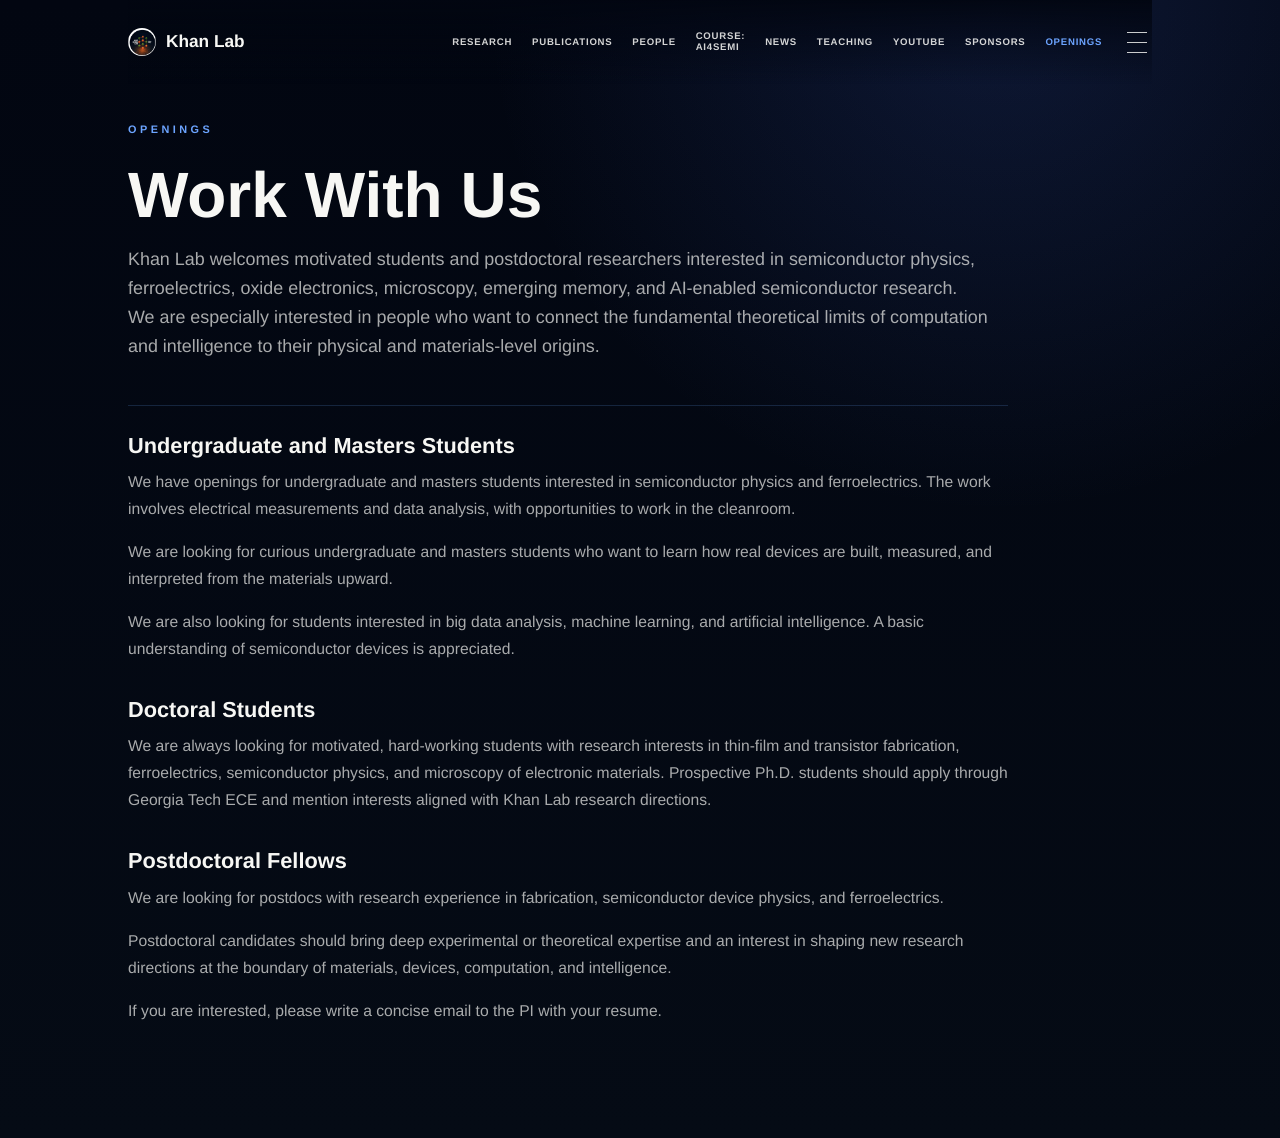
<file: join.html>
<!doctype html>
<html lang="en"><head><!-- Google tag (gtag.js) -->
<script async src="https://www.googletagmanager.com/gtag/js?id=G-QF9YP7J5SN"></script>
<script>
  window.dataLayer = window.dataLayer || [];
  function gtag(){dataLayer.push(arguments);}
  gtag('js', new Date());
  gtag('config', 'G-QF9YP7J5SN');
</script><meta charset="utf-8"><meta name="viewport" content="width=device-width, initial-scale=1"><link rel="icon" href="favicon.ico" sizes="any"><link rel="icon" type="image/png" href="favicon-32.png"><link rel="apple-touch-icon" href="apple-touch-icon.png"><link rel="stylesheet" href="site.css"><title>Openings - Khan Lab</title></head>
<body><header class="site-header"><a class="brand" href="research.html"><img class="brand-icon" src="site-icon.png" alt=""><span>Khan Lab</span></a><nav class="nav"><a href="research.html">Research</a><a href="publications.html">Publications</a><a href="people.html">People</a><a href="ai-semiconductors-course.html">Course:<br>AI4Semi</a><a href="news.html">News</a><a href="teaching.html">Teaching</a><a href="youtube-presentations.html">YouTube</a><a href="sponsors.html">Sponsors</a><a class="active" href="join.html">Openings</a><a class="menu-button" href="index.html"><span></span></a></nav></header>
<main><h1 class="section-head">Openings</h1><h2 class="page-title">Work With Us</h2><p class="intro">Khan Lab welcomes motivated students and postdoctoral researchers interested in semiconductor physics, ferroelectrics, oxide electronics, microscopy, emerging memory, and AI-enabled semiconductor research. We are especially interested in people who want to connect the fundamental theoretical limits of computation and intelligence to their physical and materials-level origins.</p>
  <section class="prose-section">
    <h2>Undergraduate and Masters Students</h2>
    <p>We have openings for undergraduate and masters students interested in semiconductor physics and ferroelectrics. The work involves electrical measurements and data analysis, with opportunities to work in the cleanroom.</p>
    <p>We are looking for curious undergraduate and masters students who want to learn how real devices are built, measured, and interpreted from the materials upward.</p>
    <p>We are also looking for students interested in big data analysis, machine learning, and artificial intelligence. A basic understanding of semiconductor devices is appreciated.</p>
    <h2>Doctoral Students</h2>
    <p>We are always looking for motivated, hard-working students with research interests in thin-film and transistor fabrication, ferroelectrics, semiconductor physics, and microscopy of electronic materials. Prospective Ph.D. students should apply through Georgia Tech ECE and mention interests aligned with Khan Lab research directions.</p>
    <h2>Postdoctoral Fellows</h2>
    <p>We are looking for postdocs with research experience in fabrication, semiconductor device physics, and ferroelectrics.</p>
    <p>Postdoctoral candidates should bring deep experimental or theoretical expertise and an interest in shaping new research directions at the boundary of materials, devices, computation, and intelligence.</p>
    <p>If you are interested, please write a concise email to the PI with your resume.</p>
  </section>
</main></body></html>
</file>
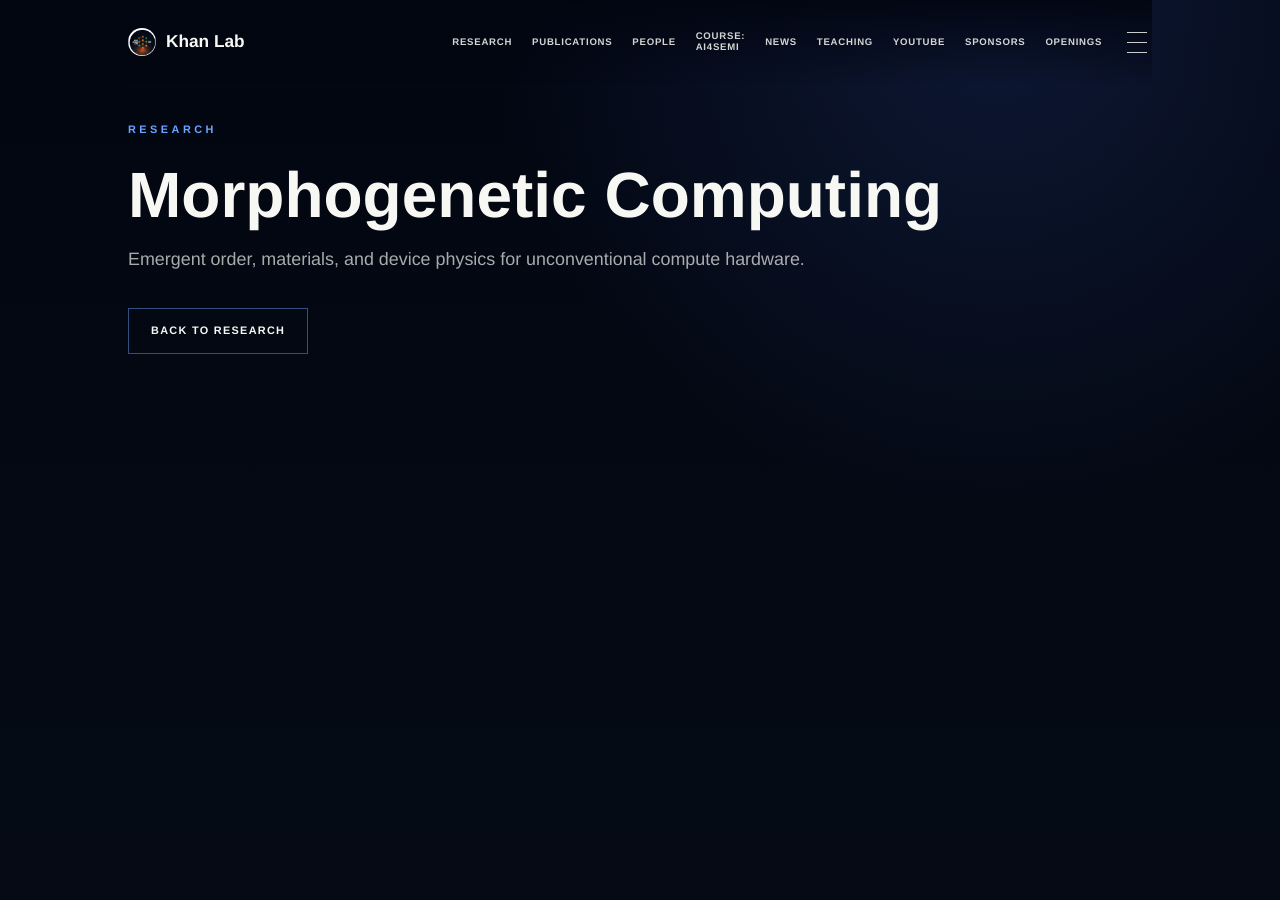
<file: morphogenetic-computing.html>
<!doctype html>
<html lang="en"><head><!-- Google tag (gtag.js) -->
<script async src="https://www.googletagmanager.com/gtag/js?id=G-QF9YP7J5SN"></script>
<script>
  window.dataLayer = window.dataLayer || [];
  function gtag(){dataLayer.push(arguments);}
  gtag('js', new Date());
  gtag('config', 'G-QF9YP7J5SN');
</script><meta charset="utf-8"><meta name="viewport" content="width=device-width, initial-scale=1"><link rel="icon" href="favicon.ico" sizes="any"><link rel="icon" type="image/png" href="favicon-32.png"><link rel="apple-touch-icon" href="apple-touch-icon.png"><link rel="stylesheet" href="site.css"><title>Morphogenetic Computing - Khan Lab</title></head>
<body><header class="site-header"><a class="brand" href="research.html"><img class="brand-icon" src="site-icon.png" alt=""><span>Khan Lab</span></a><nav class="nav"><a href="research.html">Research</a><a href="publications.html">Publications</a><a href="people.html">People</a><a href="ai-semiconductors-course.html">Course:<br>AI4Semi</a><a href="news.html">News</a><a href="teaching.html">Teaching</a><a href="youtube-presentations.html">YouTube</a><a href="sponsors.html">Sponsors</a><a href="join.html">Openings</a><a class="menu-button" href="index.html"><span></span></a></nav></header>
<main><h1 class="section-head">Research</h1><h2 class="page-title">Morphogenetic Computing</h2><p class="intro">Emergent order, materials, and device physics for unconventional compute hardware.</p><a class="button-link" href="research.html">Back to Research</a></main></body></html>
</file>
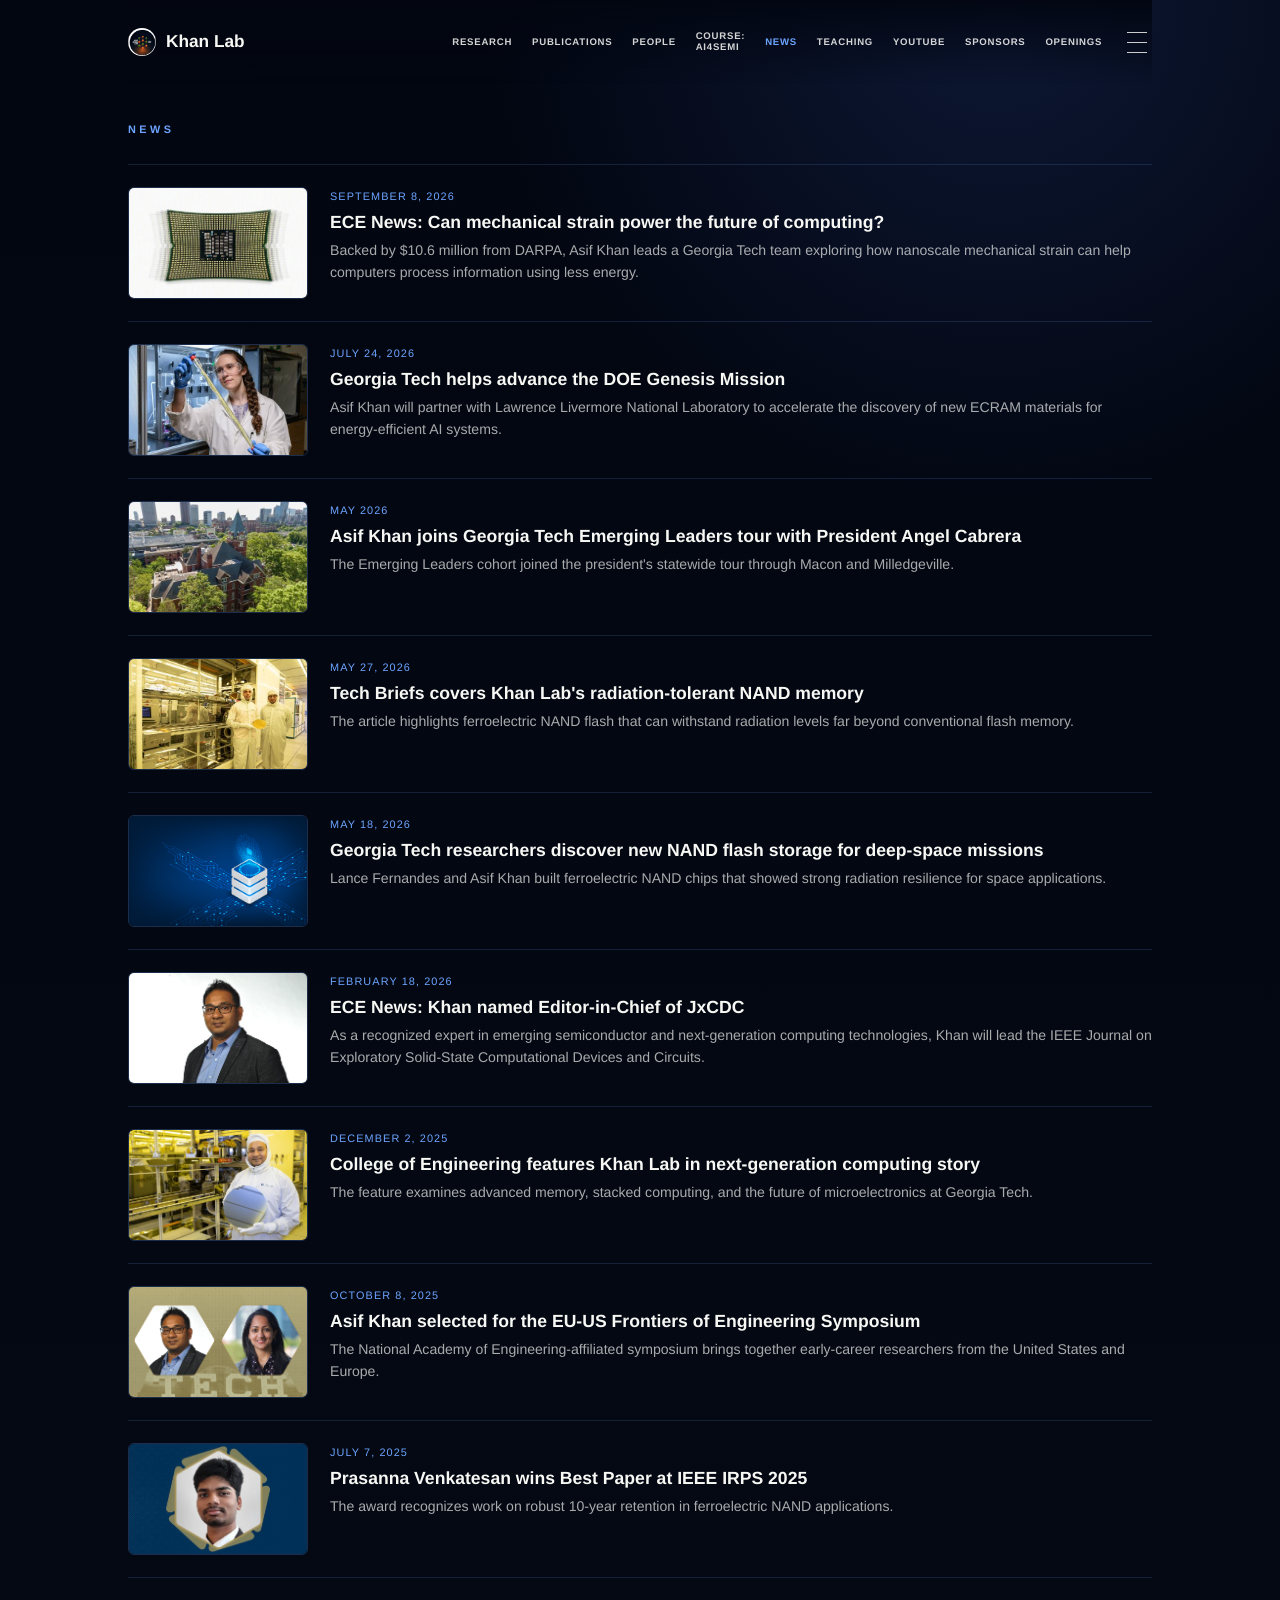
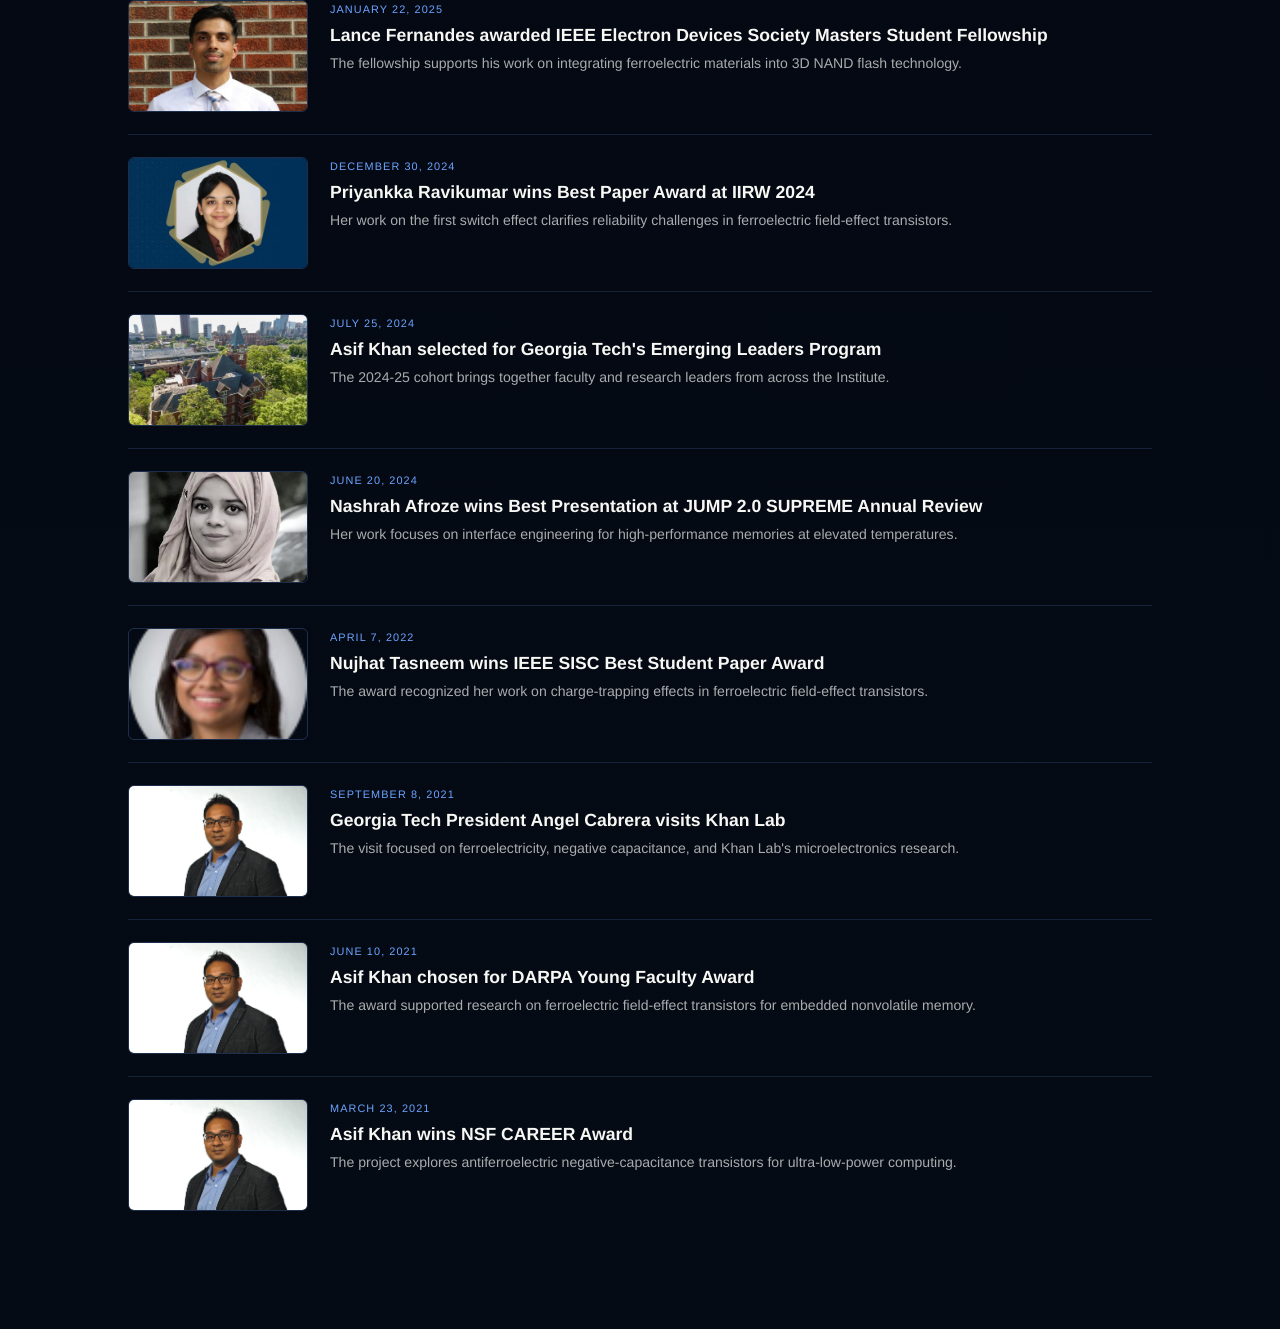
<file: news.html>
<!doctype html>
<html lang="en">
<head><!-- Google tag (gtag.js) -->
<script async src="https://www.googletagmanager.com/gtag/js?id=G-QF9YP7J5SN"></script>
<script>
  window.dataLayer = window.dataLayer || [];
  function gtag(){dataLayer.push(arguments);}
  gtag('js', new Date());
  gtag('config', 'G-QF9YP7J5SN');
</script>
  <meta charset="utf-8">
  <meta name="viewport" content="width=device-width, initial-scale=1">
  <link rel="icon" href="favicon.ico" sizes="any">
  <link rel="icon" type="image/png" href="favicon-32.png">
  <link rel="apple-touch-icon" href="apple-touch-icon.png">
  <link rel="stylesheet" href="site.css">
  <title>News - Khan Lab</title>
  <style>
    .news-item { display:grid; grid-template-columns:180px 1fr; gap:22px; padding:22px 0; border-top:1px solid rgba(108,164,255,.16); color:inherit; text-decoration:none; }
    .news-item:hover h2 { color:var(--blue); }
    .news-item img { width:180px; height:112px; object-fit:cover; border-radius:6px; border:1px solid var(--line); }
    .news-item time { color:var(--blue); font-size:.68rem; letter-spacing:.1em; text-transform:uppercase; }
    .news-item h2 { margin:7px 0; font-size:1.1rem; }
    .news-item p { margin:0; color:var(--muted); font-size:.88rem; line-height:1.55; }
    @media (max-width:700px){ .news-item{grid-template-columns:1fr}.news-item img{width:100%;height:auto;aspect-ratio:16/9} }
  </style>
</head>
<body>
  <header class="site-header" aria-label="Primary navigation">
    <a class="brand" href="research.html" aria-label="Khan Lab home"><img class="brand-icon" src="site-icon.png" alt="" aria-hidden="true"><span>Khan Lab</span></a>
    <nav class="nav" aria-label="Main">
      <a href="research.html">Research</a><a href="publications.html">Publications</a><a href="people.html">People</a><a href="ai-semiconductors-course.html">Course:<br>AI4Semi</a><a class="active" href="news.html">News</a><a href="teaching.html">Teaching</a><a href="youtube-presentations.html">YouTube</a><a href="sponsors.html">Sponsors</a><a href="join.html">Openings</a><a class="menu-button" href="index.html" aria-label="Open menu"><span></span></a>
    </nav>
  </header>
  <main>
    <h1 class="section-head">News</h1>
    <section>
      <a class="news-item" href="https://ece.gatech.edu/news/2026/09/can-mechanical-strain-power-future-computing" target="_blank" rel="noopener"><img src="news/mefa-strain-computing.jpg" alt=""><div><time>September 8, 2026</time><h2>ECE News: Can mechanical strain power the future of computing?</h2><p>Backed by $10.6 million from DARPA, Asif Khan leads a Georgia Tech team exploring how nanoscale mechanical strain can help computers process information using less energy.</p></div></a>
      <a class="news-item" href="https://news.research.gatech.edu/2026/07/24/georgia-tech-helps-advance-genesis-mission-national-effort-transform-scientific" target="_blank" rel="noopener"><img src="news/genesis-mission.jpg" alt=""><div><time>July 24, 2026</time><h2>Georgia Tech helps advance the DOE Genesis Mission</h2><p>Asif Khan will partner with Lawrence Livermore National Laboratory to accelerate the discovery of new ECRAM materials for energy-efficient AI systems.</p></div></a>
      <a class="news-item" href="https://www.linkedin.com/in/asif-khan-50528624" target="_blank" rel="noopener"><img src="news/emerging-leaders-tour-2026.jpg" alt=""><div><time>May 2026</time><h2>Asif Khan joins Georgia Tech Emerging Leaders tour with President Angel Cabrera</h2><p>The Emerging Leaders cohort joined the president's statewide tour through Macon and Milledgeville.</p></div></a>
      <a class="news-item" href="https://www.techbriefs.com/component/content/article/55243-hardening-ai-for-the-cosmos-new-flash-memory-defies-cosmic-radiation" target="_blank" rel="noopener"><img src="news/deep-space-nand.jpg" alt=""><div><time>May 27, 2026</time><h2>Tech Briefs covers Khan Lab's radiation-tolerant NAND memory</h2><p>The article highlights ferroelectric NAND flash that can withstand radiation levels far beyond conventional flash memory.</p></div></a>
      <a class="news-item" href="https://news.research.gatech.edu/2026/05/18/georgia-tech-researchers-discover-new-form-nand-flash-data-storage-deep-space-missions" target="_blank" rel="noopener"><img src="news/samsung-nand.png" alt=""><div><time>May 18, 2026</time><h2>Georgia Tech researchers discover new NAND flash storage for deep-space missions</h2><p>Lance Fernandes and Asif Khan built ferroelectric NAND chips that showed strong radiation resilience for space applications.</p></div></a>
      <a class="news-item" href="https://ece.gatech.edu/news/2026/02/khan-named-editor-chief-jxcdc" target="_blank" rel="noopener"><img src="news/jxcdc-asif-khan.jpg" alt=""><div><time>February 18, 2026</time><h2>ECE News: Khan named Editor-in-Chief of JxCDC</h2><p>As a recognized expert in emerging semiconductor and next-generation computing technologies, Khan will lead the IEEE Journal on Exploratory Solid-State Computational Devices and Circuits.</p></div></a>
      <a class="news-item" href="https://coe.gatech.edu/magazine/2025/fall/engineering-next-gen-computing" target="_blank" rel="noopener"><img src="news/coe-next-gen-computing.jpg" alt=""><div><time>December 2, 2025</time><h2>College of Engineering features Khan Lab in next-generation computing story</h2><p>The feature examines advanced memory, stacked computing, and the future of microelectronics at Georgia Tech.</p></div></a>
      <a class="news-item" href="https://ece.gatech.edu/news/2025/10/khan-and-menon-selected-prestigious-eu-us-frontiers-engineering-symposium" target="_blank" rel="noopener"><img src="news/foe-2025.png" alt=""><div><time>October 8, 2025</time><h2>Asif Khan selected for the EU-US Frontiers of Engineering Symposium</h2><p>The National Academy of Engineering-affiliated symposium brings together early-career researchers from the United States and Europe.</p></div></a>
      <a class="news-item" href="https://ece.gatech.edu/news/2025/07/prasanna-venkatesan-wins-best-paper-top-reliability-physics-symposium" target="_blank" rel="noopener"><img src="news/prasanna-irps-best-paper.jpg" alt=""><div><time>July 7, 2025</time><h2>Prasanna Venkatesan wins Best Paper at IEEE IRPS 2025</h2><p>The award recognizes work on robust 10-year retention in ferroelectric NAND applications.</p></div></a>
      <a class="news-item" href="https://ece.gatech.edu/news/2025/01/fernandes-awarded-ieee-electron-devices-society-masters-student-fellowship" target="_blank" rel="noopener"><img src="news/lance-fellowship.jpeg" alt=""><div><time>January 22, 2025</time><h2>Lance Fernandes awarded IEEE Electron Devices Society Masters Student Fellowship</h2><p>The fellowship supports his work on integrating ferroelectric materials into 3D NAND flash technology.</p></div></a>
      <a class="news-item" href="https://ece.gatech.edu/news/2024/12/priyankka-wins-best-paper-award-next-generation-computing-memory-research" target="_blank" rel="noopener"><img src="news/priyankka-iirw.jpg" alt=""><div><time>December 30, 2024</time><h2>Priyankka Ravikumar wins Best Paper Award at IIRW 2024</h2><p>Her work on the first switch effect clarifies reliability challenges in ferroelectric field-effect transistors.</p></div></a>
      <a class="news-item" href="https://www.gatech.edu/news/2024/07/25/emerging-leaders-program-cohort-selected-2024-25" target="_blank" rel="noopener"><img src="news/emerging-leaders-2024.jpg" alt=""><div><time>July 25, 2024</time><h2>Asif Khan selected for Georgia Tech's Emerging Leaders Program</h2><p>The 2024-25 cohort brings together faculty and research leaders from across the Institute.</p></div></a>
      <a class="news-item" href="https://research.gatech.edu/afroze-wins-best-presentation-jump-20-supreme-annual-review" target="_blank" rel="noopener"><img src="news/nashrah-jump.jpg" alt=""><div><time>June 20, 2024</time><h2>Nashrah Afroze wins Best Presentation at JUMP 2.0 SUPREME Annual Review</h2><p>Her work focuses on interface engineering for high-performance memories at elevated temperatures.</p></div></a>
      <a class="news-item" href="https://research.gatech.edu/tasneem-wins-ieee-sisc-award-best-student-paper" target="_blank" rel="noopener"><img src="news/nujhat-sisc.png" alt=""><div><time>April 7, 2022</time><h2>Nujhat Tasneem wins IEEE SISC Best Student Paper Award</h2><p>The award recognized her work on charge-trapping effects in ferroelectric field-effect transistors.</p></div></a>
      <a class="news-item" href="https://ece.gatech.edu/news/2023/12/georgia-tech-president-cabrera-pays-visit-khan-lab" target="_blank" rel="noopener"><img src="news/asif-darpa-yfa.jpg" alt=""><div><time>September 8, 2021</time><h2>Georgia Tech President Angel Cabrera visits Khan Lab</h2><p>The visit focused on ferroelectricity, negative capacitance, and Khan Lab's microelectronics research.</p></div></a>
      <a class="news-item" href="https://provost.gatech.edu/news/khan-chosen-darpa-young-faculty-award" target="_blank" rel="noopener"><img src="news/asif-darpa-yfa.jpg" alt=""><div><time>June 10, 2021</time><h2>Asif Khan chosen for DARPA Young Faculty Award</h2><p>The award supported research on ferroelectric field-effect transistors for embedded nonvolatile memory.</p></div></a>
      <a class="news-item" href="https://provost.gatech.edu/news/khan-wins-nsf-career-award" target="_blank" rel="noopener"><img src="news/asif-nsf-career.jpg" alt=""><div><time>March 23, 2021</time><h2>Asif Khan wins NSF CAREER Award</h2><p>The project explores antiferroelectric negative-capacitance transistors for ultra-low-power computing.</p></div></a>
    </section>
  </main>
</body>
</html>
</file>
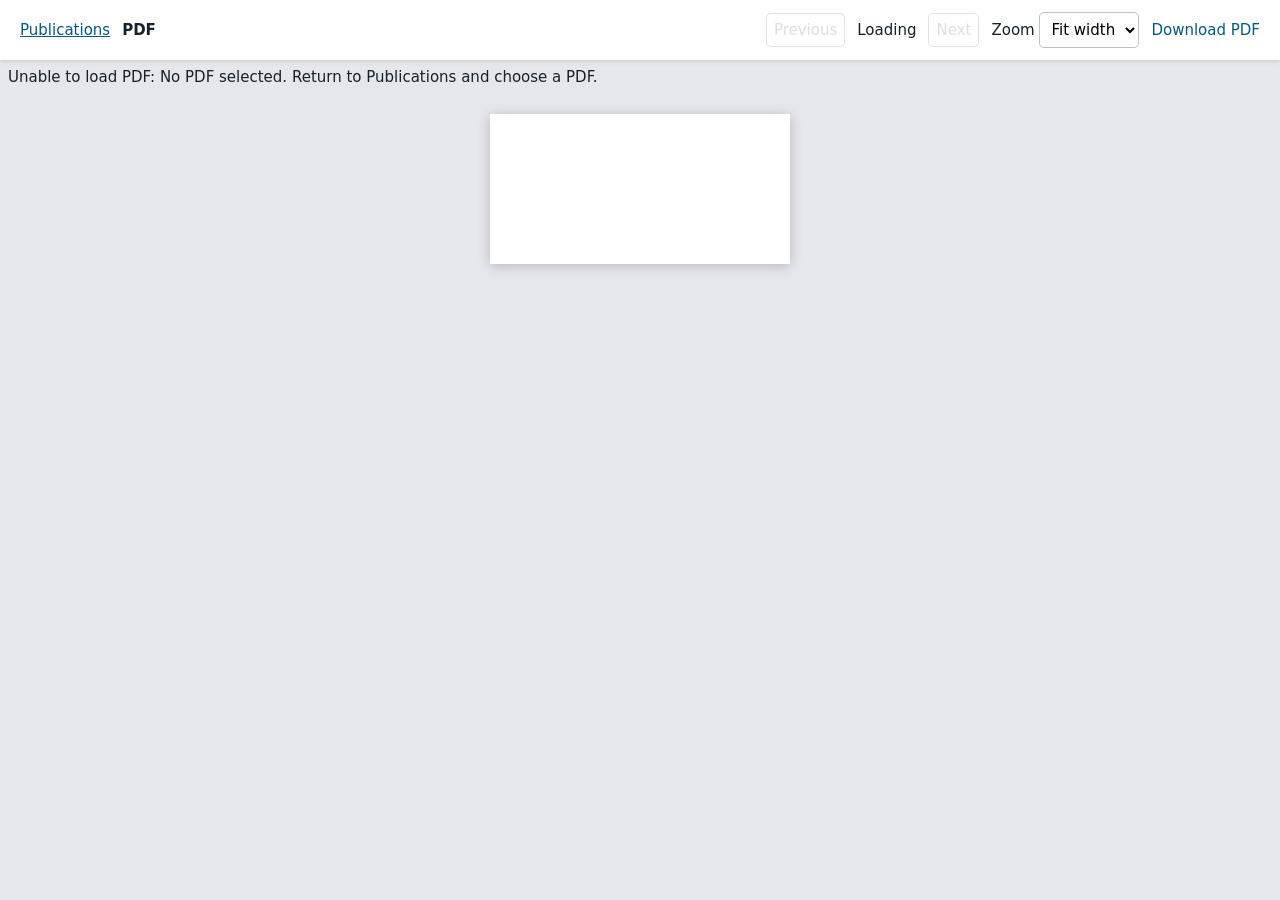
<file: pdf-viewer.html>
<!doctype html>
<html lang="en"><head><meta charset="utf-8"><meta name="viewport" content="width=device-width,initial-scale=1"><title>PDF | Khan Lab</title>
<style>
*{box-sizing:border-box}body{margin:0;background:#e5e7eb;color:#17212b;font:15px system-ui}header{position:sticky;top:0;z-index:2;display:flex;align-items:center;gap:12px;flex-wrap:wrap;padding:12px 20px;background:white;box-shadow:0 1px 5px #0002}button,a,select{font:inherit}button,select{padding:7px;border:1px solid #bbc2ca;border-radius:5px;background:white}button:disabled{opacity:.45}a{color:#075985}#title{flex:1;overflow-wrap:anywhere}main{padding:20px;overflow:auto;text-align:center}canvas{display:block;margin:auto;background:white;box-shadow:0 2px 12px #0003}#status{margin:8px}
</style></head><body><header><a href="publications.html">Publications</a><strong id="title">PDF</strong><button id="prev" disabled>Previous</button><span id="page">Loading</span><button id="next" disabled>Next</button><label>Zoom <select id="zoom"><option value="fit">Fit width</option><option value="1">100%</option><option value="1.5">150%</option><option value="2">200%</option></select></label><a id="download" download>Download PDF</a></header><p id="status" role="status">Loading PDF…</p><main><canvas id="canvas" aria-label="PDF page"></canvas></main>
<script type="module">
import * as pdfjs from './vendor/pdfjs/pdf.mjs';
pdfjs.GlobalWorkerOptions.workerSrc='./vendor/pdfjs/pdf.worker.mjs';
const $=id=>document.getElementById(id);let doc,num=1,busy=false;
async function render(){if(busy||!doc)return;busy=true;$('prev').disabled=$('next').disabled=$('zoom').disabled=true;
try{const page=await doc.getPage(num);const base=page.getViewport({scale:1});const scale=$('zoom').value==='fit'?Math.min(1.7,Math.max(.25,(innerWidth-48)/base.width)):Number($('zoom').value);const vp=page.getViewport({scale});const c=$('canvas'),ratio=Math.min(devicePixelRatio||1,2);c.width=Math.floor(vp.width*ratio);c.height=Math.floor(vp.height*ratio);c.style.width=vp.width+'px';c.style.height=vp.height+'px';await page.render({canvasContext:c.getContext('2d'),viewport:vp,transform:[ratio,0,0,ratio,0,0]}).promise;c.setAttribute('aria-label','PDF page '+num+' of '+doc.numPages);$('page').textContent=num+' / '+doc.numPages;$('status').textContent='';}catch(e){$('status').textContent='Could not render this page: '+e.message;}finally{busy=false;$('prev').disabled=num<=1;$('next').disabled=num>=doc.numPages;$('zoom').disabled=false;}}
$('prev').onclick=()=>{if(num>1&&!busy){num--;render();}};$('next').onclick=()=>{if(doc&&num<doc.numPages&&!busy){num++;render();}};$('zoom').onchange=render;
try{const file=new URLSearchParams(location.search).get('file');if(!file)throw Error('No PDF selected. Return to Publications and choose a PDF.');const url=new URL(file,location.href);if(url.origin!==location.origin||!url.pathname.toLowerCase().endsWith('.pdf'))throw Error('Please select a PDF hosted on this website.');$('title').textContent=decodeURIComponent(url.pathname.split('/').pop());document.title=$('title').textContent+' | Khan Lab';$('download').href=url.href;doc=await pdfjs.getDocument({url:url.href,cMapUrl:'./vendor/pdfjs/cmaps/',cMapPacked:true,standardFontDataUrl:'./vendor/pdfjs/standard_fonts/',wasmUrl:'./vendor/pdfjs/wasm/'}).promise;await render();}catch(e){$('status').textContent='Unable to load PDF: '+e.message;}
</script></body></html>
</file>
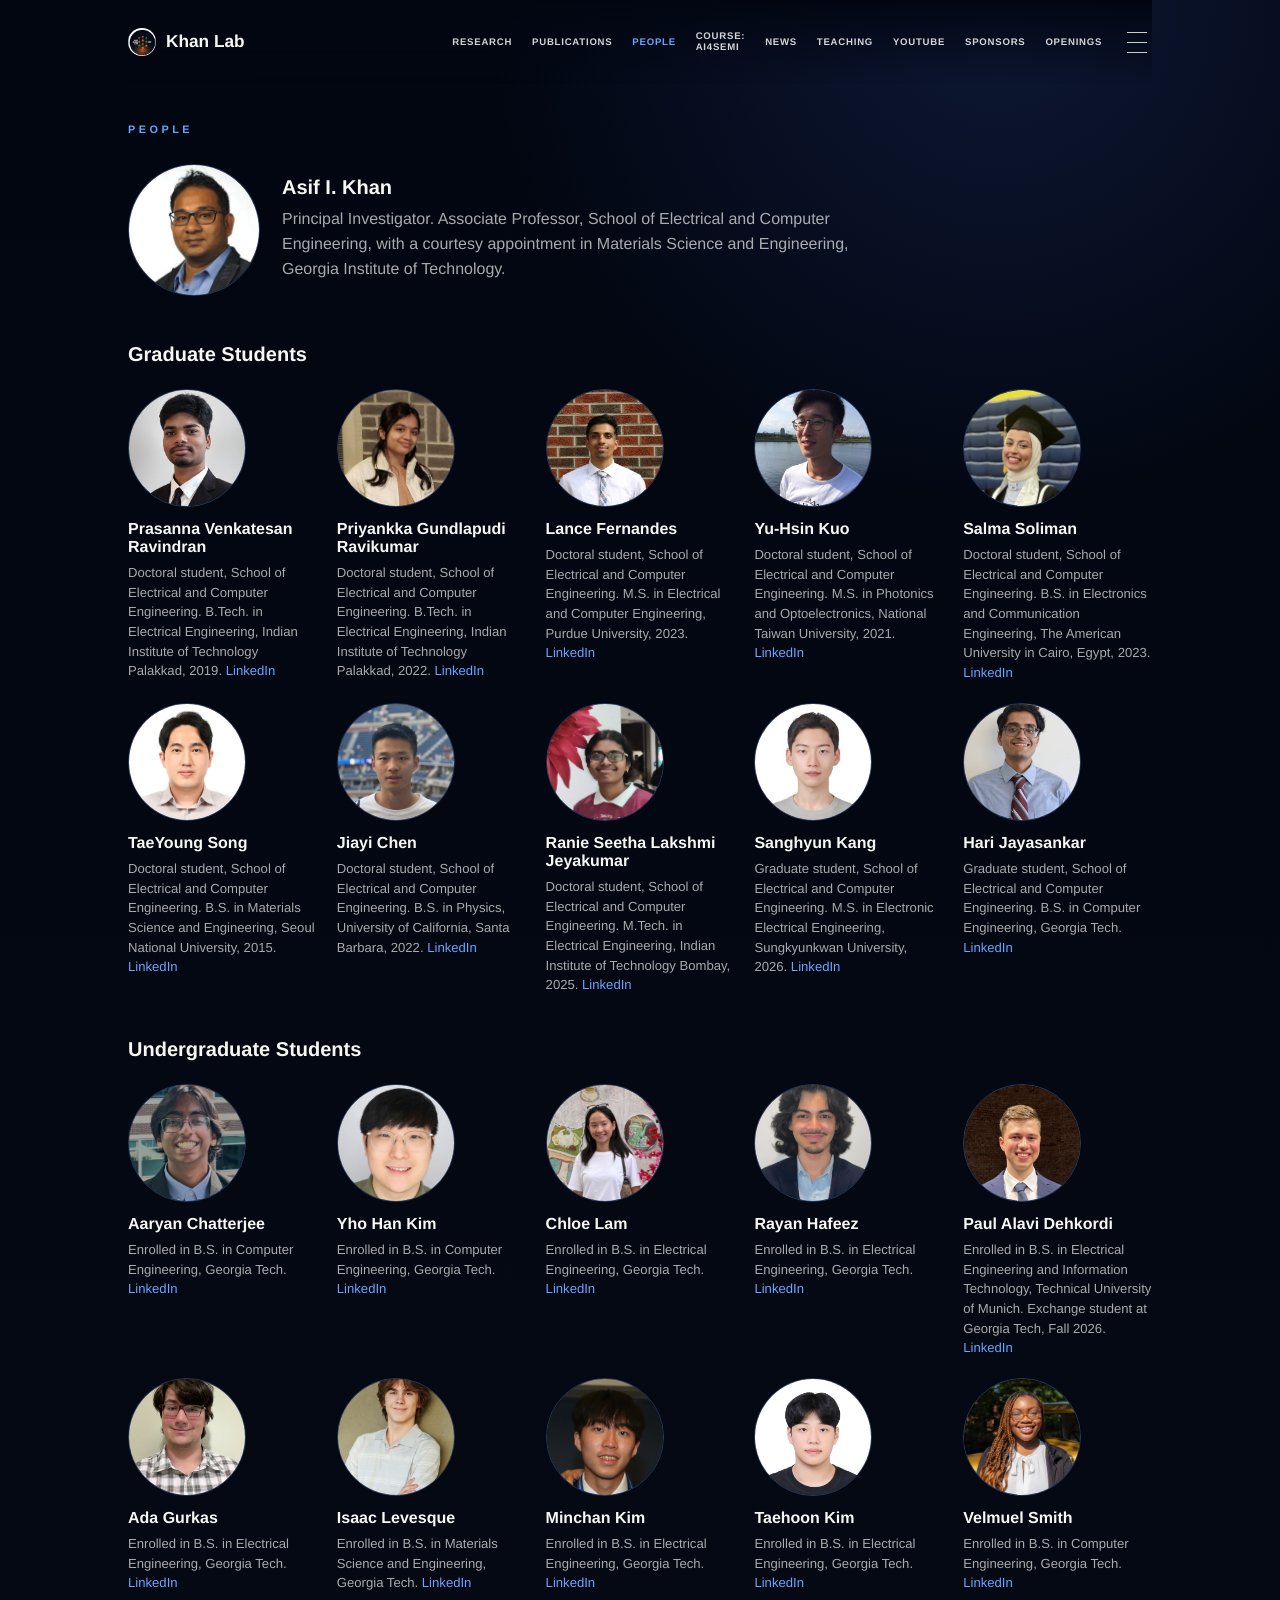
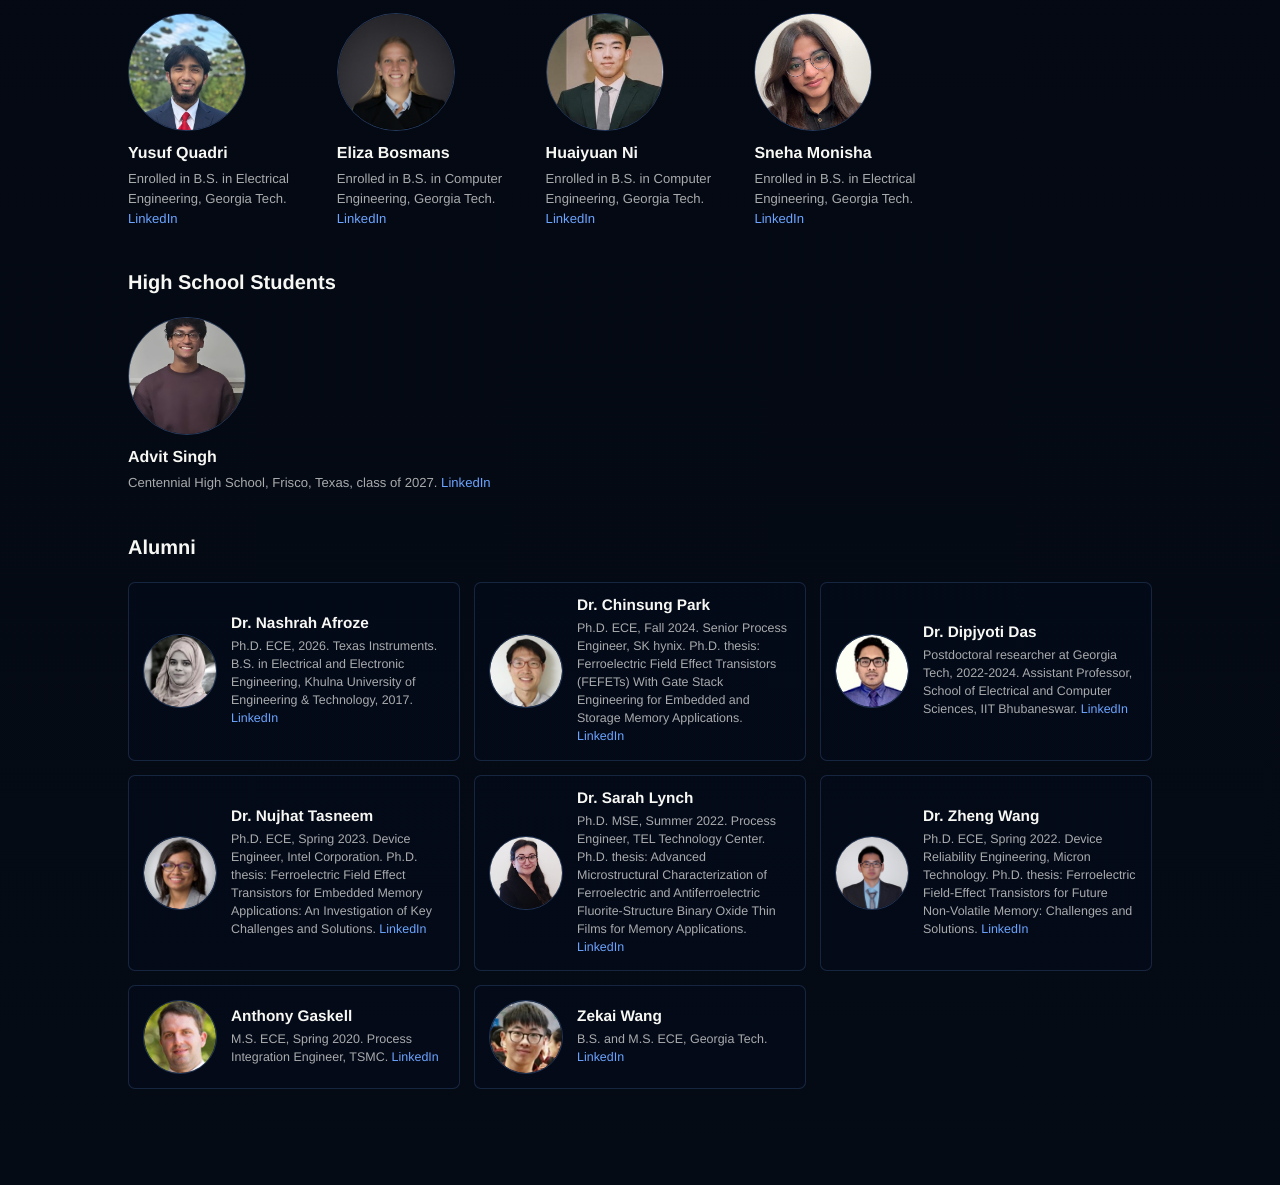
<file: people.html>
<!doctype html>
<html lang="en">
<head><!-- Google tag (gtag.js) -->
<script async src="https://www.googletagmanager.com/gtag/js?id=G-QF9YP7J5SN"></script>
<script>
  window.dataLayer = window.dataLayer || [];
  function gtag(){dataLayer.push(arguments);}
  gtag('js', new Date());
  gtag('config', 'G-QF9YP7J5SN');
</script>
  <meta charset="utf-8">
  <meta name="viewport" content="width=device-width, initial-scale=1">
  <link rel="icon" href="favicon.ico" sizes="any">
  <link rel="icon" type="image/png" href="favicon-32.png">
  <link rel="apple-touch-icon" href="apple-touch-icon.png">
  <link rel="stylesheet" href="site.css">
  <title>People - Khan Lab</title>
  <style>
    .people-section { margin-top: 44px; }
    .people-section:first-of-type { margin-top: 0; }
    .people-section h2 {
      margin: 0 0 22px;
      font-size: 1.25rem;
      font-weight: 680;
    }
    .pi-card {
      display: grid;
      grid-template-columns: 132px minmax(0, 1fr);
      gap: 22px;
      align-items: center;
      max-width: 760px;
      margin-bottom: 48px;
    }
    .pi-card img {
      width: 132px;
      height: 132px;
      border-radius: 50%;
      object-fit: cover;
      border: 1px solid rgba(108, 164, 255, 0.32);
    }
    .pi-card h2 { margin: 0 0 8px; }
    .pi-card p { margin: 0; color: var(--muted); line-height: 1.55; }
    .alumni-list {
      display: grid;
      grid-template-columns: repeat(auto-fit, minmax(280px, 1fr));
      gap: 14px;
    }
    .alum {
      display: grid;
      grid-template-columns: 74px 1fr;
      gap: 14px;
      align-items: center;
      padding: 14px;
      border: 1px solid rgba(108, 164, 255, 0.18);
      border-radius: 7px;
      background: rgba(4, 11, 26, 0.58);
    }
    .alum img {
      width: 74px;
      height: 74px;
      border-radius: 50%;
      object-fit: cover;
      border: 1px solid rgba(108, 164, 255, 0.28);
    }
    .alum h3 { margin: 0 0 4px; font-size: 0.96rem; }
    .alum p { margin: 0; color: var(--muted); font-size: 0.78rem; line-height: 1.45; }
    .alum a, .person a { color: var(--blue); }
    @media (max-width: 640px) {
      .pi-card { grid-template-columns: 1fr; }
    }
  </style>
</head>
<body>
  <header class="site-header" aria-label="Primary navigation">
    <a class="brand" href="research.html" aria-label="Khan Lab home"><img class="brand-icon" src="site-icon.png" alt="" aria-hidden="true"><span>Khan Lab</span></a>
    <nav class="nav" aria-label="Main">
      <a href="research.html">Research</a>
      <a href="publications.html">Publications</a>
      <a class="active" href="people.html">People</a>
      <a href="ai-semiconductors-course.html">Course:<br>AI4Semi</a>
      <a href="news.html">News</a>
      <a href="teaching.html">Teaching</a>
      <a href="youtube-presentations.html">YouTube</a>
      <a href="sponsors.html">Sponsors</a><a href="join.html">Openings</a>
      <a class="menu-button" href="index.html" aria-label="Open menu"><span></span></a>
    </nav>
  </header>
  <main>
    <h1 class="section-head">People</h1>
    <section class="people-section">
      <article class="pi-card">
        <img src="people/asif-khan.jpg" alt="Asif Khan">
        <div>
          <h2>Asif I. Khan</h2>
          <p>Principal Investigator. Associate Professor, School of Electrical and Computer Engineering, with a courtesy appointment in Materials Science and Engineering, Georgia Institute of Technology.</p>
        </div>
      </article>
    </section>

    <section class="people-section">
      <h2>Graduate Students</h2>
      <div class="person-grid">
        <article class="person"><img src="people/prasanna-ravindran.jpg" alt="Prasanna Venkatesan Ravindran"><h3>Prasanna Venkatesan Ravindran</h3><p>Doctoral student, School of Electrical and Computer Engineering. B.Tech. in Electrical Engineering, Indian Institute of Technology Palakkad, 2019. <a href="https://www.linkedin.com/in/prasanna-venkatesan-ravindran" target="_blank" rel="noopener">LinkedIn</a></p></article>
        <article class="person"><img src="people/priyankka-ravikumar.jpg" alt="Priyankka Gundlapudi Ravikumar"><h3>Priyankka Gundlapudi Ravikumar</h3><p>Doctoral student, School of Electrical and Computer Engineering. B.Tech. in Electrical Engineering, Indian Institute of Technology Palakkad, 2022. <a href="https://www.linkedin.com/in/priyankka-gundlapudi-ravikumar" target="_blank" rel="noopener">LinkedIn</a></p></article>
        <article class="person"><img src="people/lance-fernandes.jpeg" alt="Lance Fernandes"><h3>Lance Fernandes</h3><p>Doctoral student, School of Electrical and Computer Engineering. M.S. in Electrical and Computer Engineering, Purdue University, 2023. <a href="https://www.linkedin.com/in/lance-v-fernandes" target="_blank" rel="noopener">LinkedIn</a></p></article>
        <article class="person"><img src="people/yu-hsin-kuo.jpeg" alt="Yu-Hsin Kuo"><h3>Yu-Hsin Kuo</h3><p>Doctoral student, School of Electrical and Computer Engineering. M.S. in Photonics and Optoelectronics, National Taiwan University, 2021. <a href="https://www.linkedin.com/in/yu-hsin-kuo-michael-40a236229" target="_blank" rel="noopener">LinkedIn</a></p></article>
        <article class="person"><img src="people/salma-soliman.jpg" alt="Salma Soliman"><h3>Salma Soliman</h3><p>Doctoral student, School of Electrical and Computer Engineering. B.S. in Electronics and Communication Engineering, The American University in Cairo, Egypt, 2023. <a href="https://www.linkedin.com/in/salma-soliman-gt" target="_blank" rel="noopener">LinkedIn</a></p></article>
        <article class="person"><img src="people/taeyoung-song.jpeg" alt="TaeYoung Song"><h3>TaeYoung Song</h3><p>Doctoral student, School of Electrical and Computer Engineering. B.S. in Materials Science and Engineering, Seoul National University, 2015. <a href="https://www.linkedin.com/in/taeyoungsong" target="_blank" rel="noopener">LinkedIn</a></p></article>
        <article class="person"><img src="people/jiayi-chen.jpg" alt="Jiayi Chen"><h3>Jiayi Chen</h3><p>Doctoral student, School of Electrical and Computer Engineering. B.S. in Physics, University of California, Santa Barbara, 2022. <a href="https://www.linkedin.com/in/jiayi-chen-241404243/" target="_blank" rel="noopener">LinkedIn</a></p></article>
        <article class="person"><img src="people/ranie-jeyakumar.jpg" alt="Ranie Seetha Lakshmi Jeyakumar"><h3>Ranie Seetha Lakshmi Jeyakumar</h3><p>Doctoral student, School of Electrical and Computer Engineering. M.Tech. in Electrical Engineering, Indian Institute of Technology Bombay, 2025. <a href="https://www.linkedin.com/in/ranie-jeyakumar-24985020b" target="_blank" rel="noopener">LinkedIn</a></p></article>
        <article class="person"><img src="people/sanghyun-kang.png" alt="Sanghyun Kang"><h3>Sanghyun Kang</h3><p>Graduate student, School of Electrical and Computer Engineering. M.S. in Electronic Electrical Engineering, Sungkyunkwan University, 2026. <a href="https://www.linkedin.com/in/sanghyun-kang-a91a04334/" target="_blank" rel="noopener">LinkedIn</a></p></article>
        <article class="person"><img src="people/hari-jayasankar.png" alt="Hari Jayasankar"><h3>Hari Jayasankar</h3><p>Graduate student, School of Electrical and Computer Engineering. B.S. in Computer Engineering, Georgia Tech. <a href="https://www.linkedin.com/in/hari-jayasankar-15b598230/" target="_blank" rel="noopener">LinkedIn</a></p></article>
      </div>
    </section>

    <section class="people-section">
      <h2>Undergraduate Students</h2>
      <div class="person-grid">
        <article class="person"><img src="people/aaryan-chatterjee.png" alt="Aaryan Chatterjee"><h3>Aaryan Chatterjee</h3><p>Enrolled in B.S. in Computer Engineering, Georgia Tech. <a href="https://www.linkedin.com/in/aaryan-chatterjee-a21795276/" target="_blank" rel="noopener">LinkedIn</a></p></article>
        <article class="person"><img src="people/yho-han-kim.png" alt="Yho Han Kim"><h3>Yho Han Kim</h3><p>Enrolled in B.S. in Computer Engineering, Georgia Tech. <a href="https://www.linkedin.com/in/yhohankim/" target="_blank" rel="noopener">LinkedIn</a></p></article>
        <article class="person"><img src="people/chloe-lam.png" alt="Chloe Lam"><h3>Chloe Lam</h3><p>Enrolled in B.S. in Electrical Engineering, Georgia Tech. <a href="https://www.linkedin.com/in/chloe-lam-7947372a3/" target="_blank" rel="noopener">LinkedIn</a></p></article>
        <article class="person"><img src="people/rayan-hafeez.png" alt="Rayan Hafeez"><h3>Rayan Hafeez</h3><p>Enrolled in B.S. in Electrical Engineering, Georgia Tech. <a href="https://www.linkedin.com/in/rayan-hafeez-b3844a304/" target="_blank" rel="noopener">LinkedIn</a></p></article>
        <article class="person"><img src="people/paul-alavi-dehkordi.jpg" alt="Paul Alavi Dehkordi"><h3>Paul Alavi Dehkordi</h3><p>Enrolled in B.S. in Electrical Engineering and Information Technology, Technical University of Munich. Exchange student at Georgia Tech, Fall 2026. <a href="https://www.linkedin.com/in/paul-alavi-627606322" target="_blank" rel="noopener">LinkedIn</a></p></article>
        <article class="person"><img src="people/ada-gurkas.jpg" alt="Ada Gurkas"><h3>Ada Gurkas</h3><p>Enrolled in B.S. in Electrical Engineering, Georgia Tech. <a href="https://www.linkedin.com/in/ada-gurkas-69292131b" target="_blank" rel="noopener">LinkedIn</a></p></article>
        <article class="person"><img src="people/isaac-levesque.png" alt="Isaac Levesque"><h3>Isaac Levesque</h3><p>Enrolled in B.S. in Materials Science and Engineering, Georgia Tech. <a href="https://www.linkedin.com/in/isaac-levesque-b632a0326/" target="_blank" rel="noopener">LinkedIn</a></p></article>
        <article class="person"><img src="people/minchan-kim.png" alt="Minchan Kim"><h3>Minchan Kim</h3><p>Enrolled in B.S. in Electrical Engineering, Georgia Tech. <a href="https://www.linkedin.com/in/minchan-kim-962797302/" target="_blank" rel="noopener">LinkedIn</a></p></article>
        <article class="person"><img src="people/taehoon-kim.png" alt="Taehoon Kim"><h3>Taehoon Kim</h3><p>Enrolled in B.S. in Electrical Engineering, Georgia Tech. <a href="https://www.linkedin.com/in/taehoon-kim04/" target="_blank" rel="noopener">LinkedIn</a></p></article>
        <article class="person"><img src="people/velmuel-smith.png" alt="Velmuel Smith"><h3>Velmuel Smith</h3><p>Enrolled in B.S. in Computer Engineering, Georgia Tech. <a href="https://www.linkedin.com/in/velmuel-smith/" target="_blank" rel="noopener">LinkedIn</a></p></article>
        <article class="person"><img src="people/yusuf-quadri.png" alt="Yusuf Quadri"><h3>Yusuf Quadri</h3><p>Enrolled in B.S. in Electrical Engineering, Georgia Tech. <a href="https://www.linkedin.com/in/yusuf-quadri" target="_blank" rel="noopener">LinkedIn</a></p></article>
        <article class="person"><img src="people/eliza-bosmans.png" alt="Eliza Bosmans"><h3>Eliza Bosmans</h3><p>Enrolled in B.S. in Computer Engineering, Georgia Tech. <a href="https://www.linkedin.com/in/eliza-bosmans-898885317" target="_blank" rel="noopener">LinkedIn</a></p></article>
        <article class="person"><img src="people/huaiyuan-ni.png" alt="Huaiyuan Ni"><h3>Huaiyuan Ni</h3><p>Enrolled in B.S. in Computer Engineering, Georgia Tech. <a href="https://www.linkedin.com/in/huaiyuan-ni-154296318" target="_blank" rel="noopener">LinkedIn</a></p></article>
        <article class="person"><img src="people/sneha-monisha.png" alt="Sneha Monisha"><h3>Sneha Monisha</h3><p>Enrolled in B.S. in Electrical Engineering, Georgia Tech. <a href="https://www.linkedin.com/in/sneha-monisha-0a3207350" target="_blank" rel="noopener">LinkedIn</a></p></article>
      </div>
    </section>

    <section class="people-section">
      <h2>High School Students</h2>
      <div class="person-grid">
        <article class="person"><img src="people/advit-singh.png" alt="Advit Singh"><h3>Advit Singh</h3><p>Centennial High School, Frisco, Texas, class of 2027. <a href="https://www.linkedin.com/in/advitsingh/" target="_blank" rel="noopener">LinkedIn</a></p></article>
      </div>
    </section>

    <section class="people-section">
      <h2>Alumni</h2>
      <div class="alumni-list">
        <article class="alum"><img src="people/nashrah-afroze.jpg" alt="Dr. Nashrah Afroze"><div><h3>Dr. Nashrah Afroze</h3><p>Ph.D. ECE, 2026. Texas Instruments. B.S. in Electrical and Electronic Engineering, Khulna University of Engineering &amp; Technology, 2017. <a href="https://www.linkedin.com/in/nashrah-afroze-phd-b1897917a/" target="_blank" rel="noopener">LinkedIn</a></p></div></article>
        <article class="alum"><img src="people/chinsung-park.png" alt="Dr. Chinsung Park"><div><h3>Dr. Chinsung Park</h3><p>Ph.D. ECE, Fall 2024. Senior Process Engineer, SK hynix. Ph.D. thesis: Ferroelectric Field Effect Transistors (FEFETs) With Gate Stack Engineering for Embedded and Storage Memory Applications. <a href="https://kr.linkedin.com/in/chinsung-park-25170426" target="_blank" rel="noopener">LinkedIn</a></p></div></article>
        <article class="alum"><img src="people/dipjyoti-das.png" alt="Dr. Dipjyoti Das"><div><h3>Dr. Dipjyoti Das</h3><p>Postdoctoral researcher at Georgia Tech, 2022-2024. Assistant Professor, School of Electrical and Computer Sciences, IIT Bhubaneswar. <a href="https://www.linkedin.com/in/dipjyoti-das/" target="_blank" rel="noopener">LinkedIn</a></p></div></article>
        <article class="alum"><img src="people/nujhat-tasneem.png" alt="Dr. Nujhat Tasneem"><div><h3>Dr. Nujhat Tasneem</h3><p>Ph.D. ECE, Spring 2023. Device Engineer, Intel Corporation. Ph.D. thesis: Ferroelectric Field Effect Transistors for Embedded Memory Applications: An Investigation of Key Challenges and Solutions. <a href="https://www.linkedin.com/in/nujhattasneem" target="_blank" rel="noopener">LinkedIn</a></p></div></article>
        <article class="alum"><img src="people/sarah-lynch.jpg" alt="Dr. Sarah Lynch"><div><h3>Dr. Sarah Lynch</h3><p>Ph.D. MSE, Summer 2022. Process Engineer, TEL Technology Center. Ph.D. thesis: Advanced Microstructural Characterization of Ferroelectric and Antiferroelectric Fluorite-Structure Binary Oxide Thin Films for Memory Applications. <a href="https://www.linkedin.com/in/sarahflombardo" target="_blank" rel="noopener">LinkedIn</a></p></div></article>
        <article class="alum"><img src="people/zheng-wang.png" alt="Dr. Zheng Wang"><div><h3>Dr. Zheng Wang</h3><p>Ph.D. ECE, Spring 2022. Device Reliability Engineering, Micron Technology. Ph.D. thesis: Ferroelectric Field-Effect Transistors for Future Non-Volatile Memory: Challenges and Solutions. <a href="https://www.linkedin.com/in/zheng-wang-2179b7b0/" target="_blank" rel="noopener">LinkedIn</a></p></div></article>
        <article class="alum"><img src="people/anthony-gaskell.png" alt="Anthony Gaskell"><div><h3>Anthony Gaskell</h3><p>M.S. ECE, Spring 2020. Process Integration Engineer, TSMC. <a href="https://www.linkedin.com/in/gaskellanthony/" target="_blank" rel="noopener">LinkedIn</a></p></div></article>
        <article class="alum"><img src="people/zekai-wang.png" alt="Zekai Wang"><div><h3>Zekai Wang</h3><p>B.S. and M.S. ECE, Georgia Tech. <a href="https://www.linkedin.com/in/zekai-wang-ece/" target="_blank" rel="noopener">LinkedIn</a></p></div></article>
      </div>
    </section>
  </main>
</body>
</html>
</file>
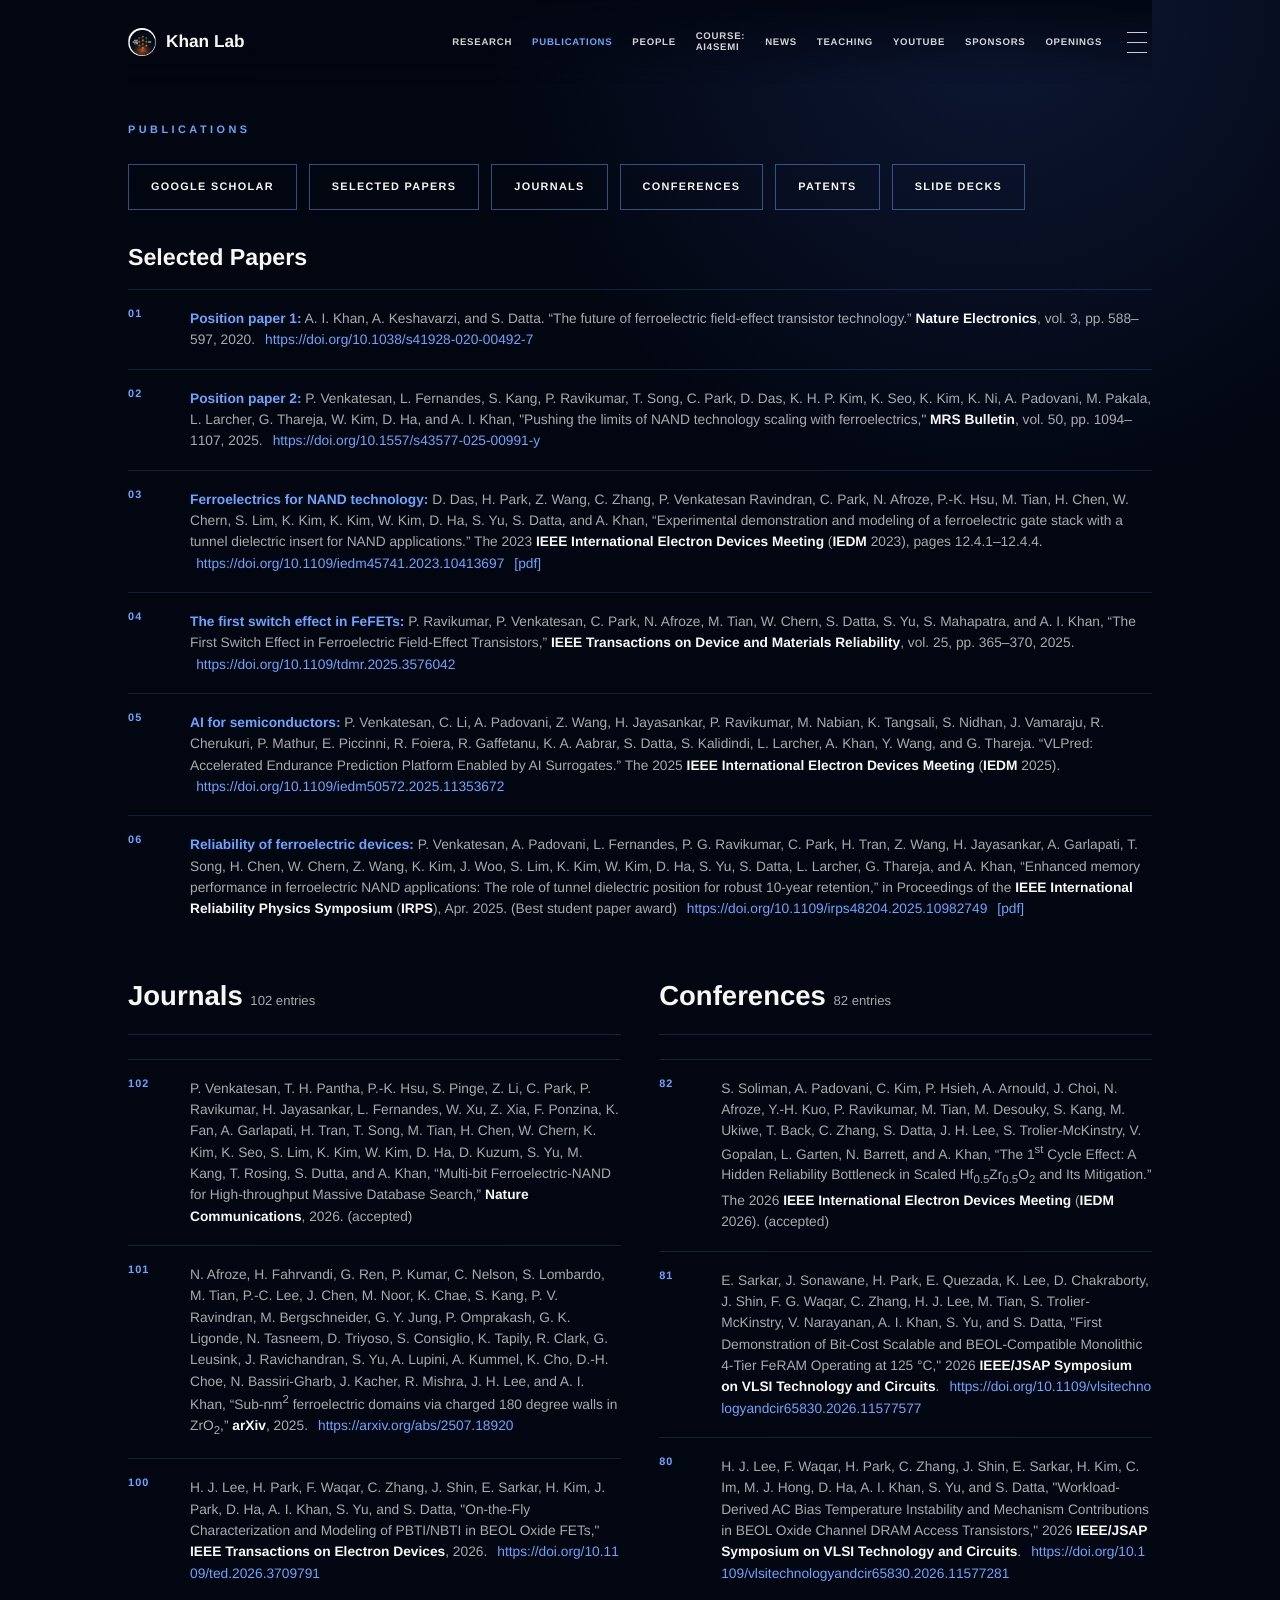
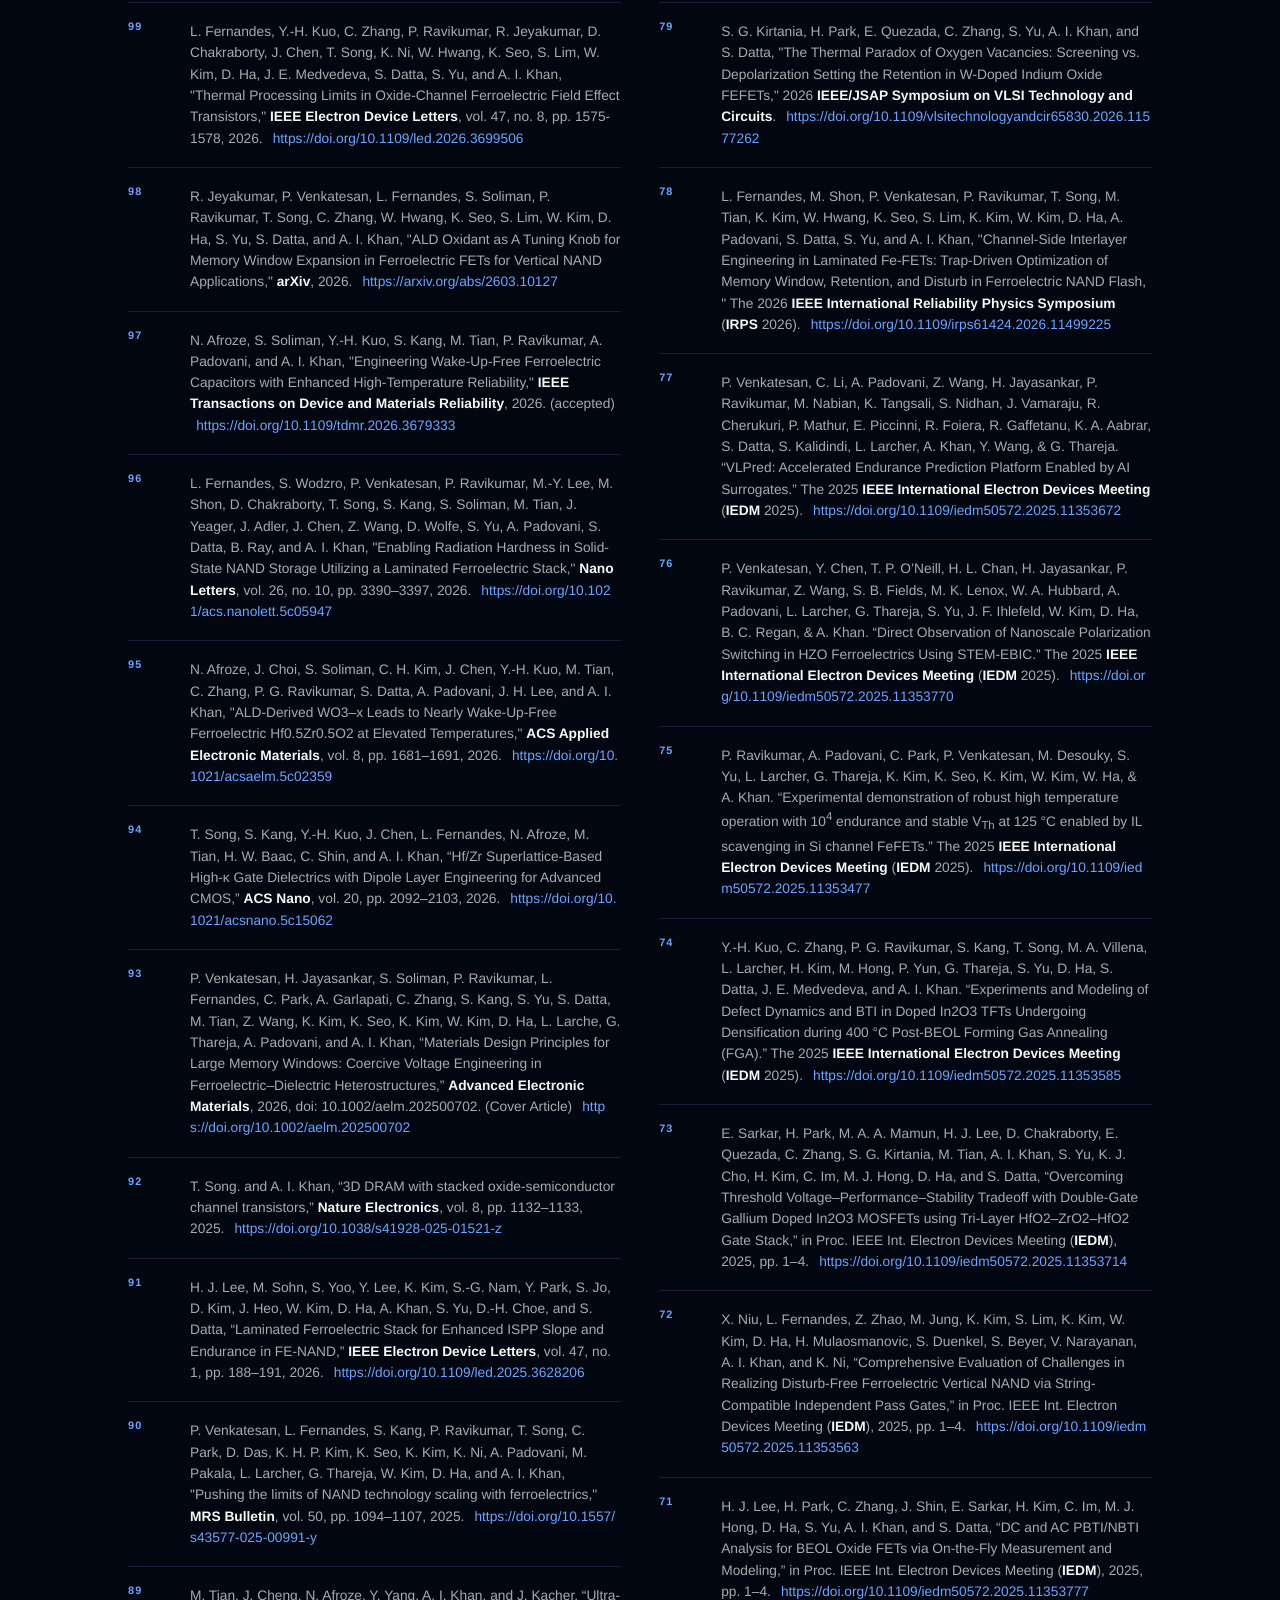
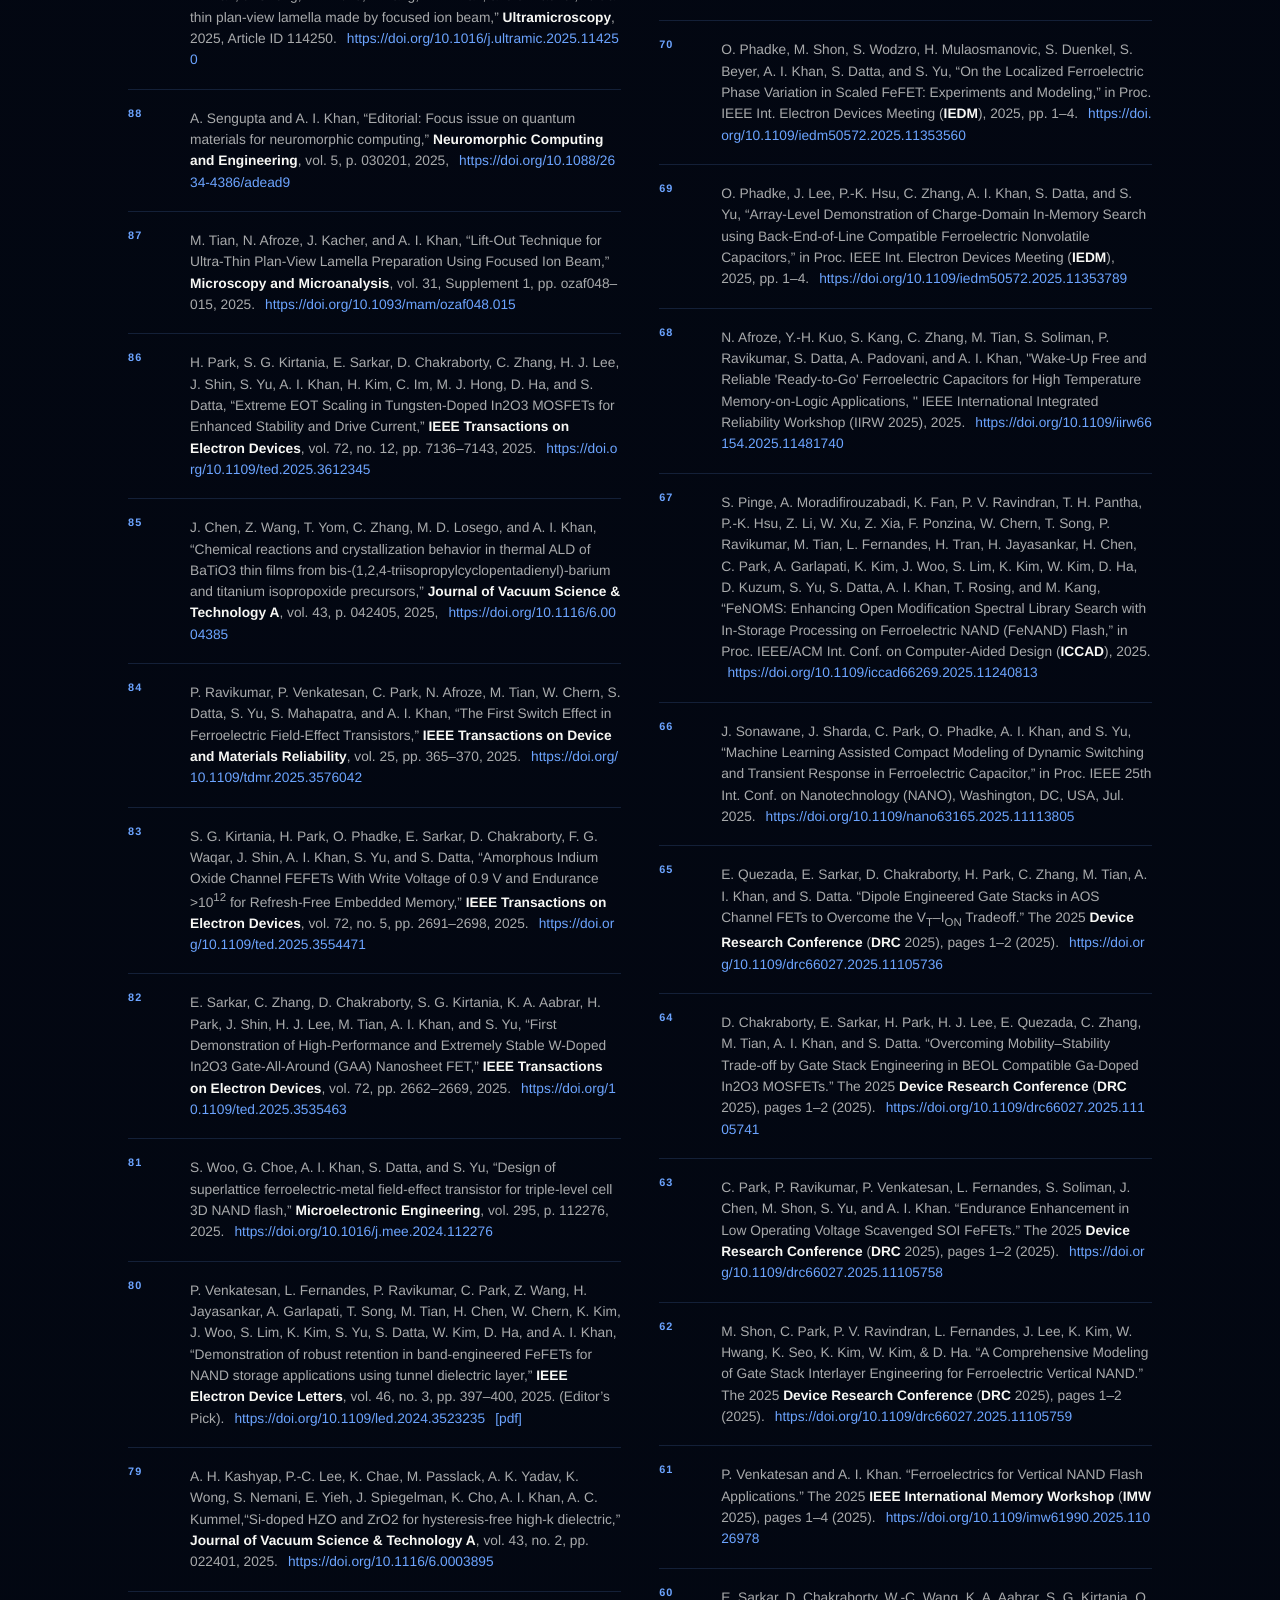
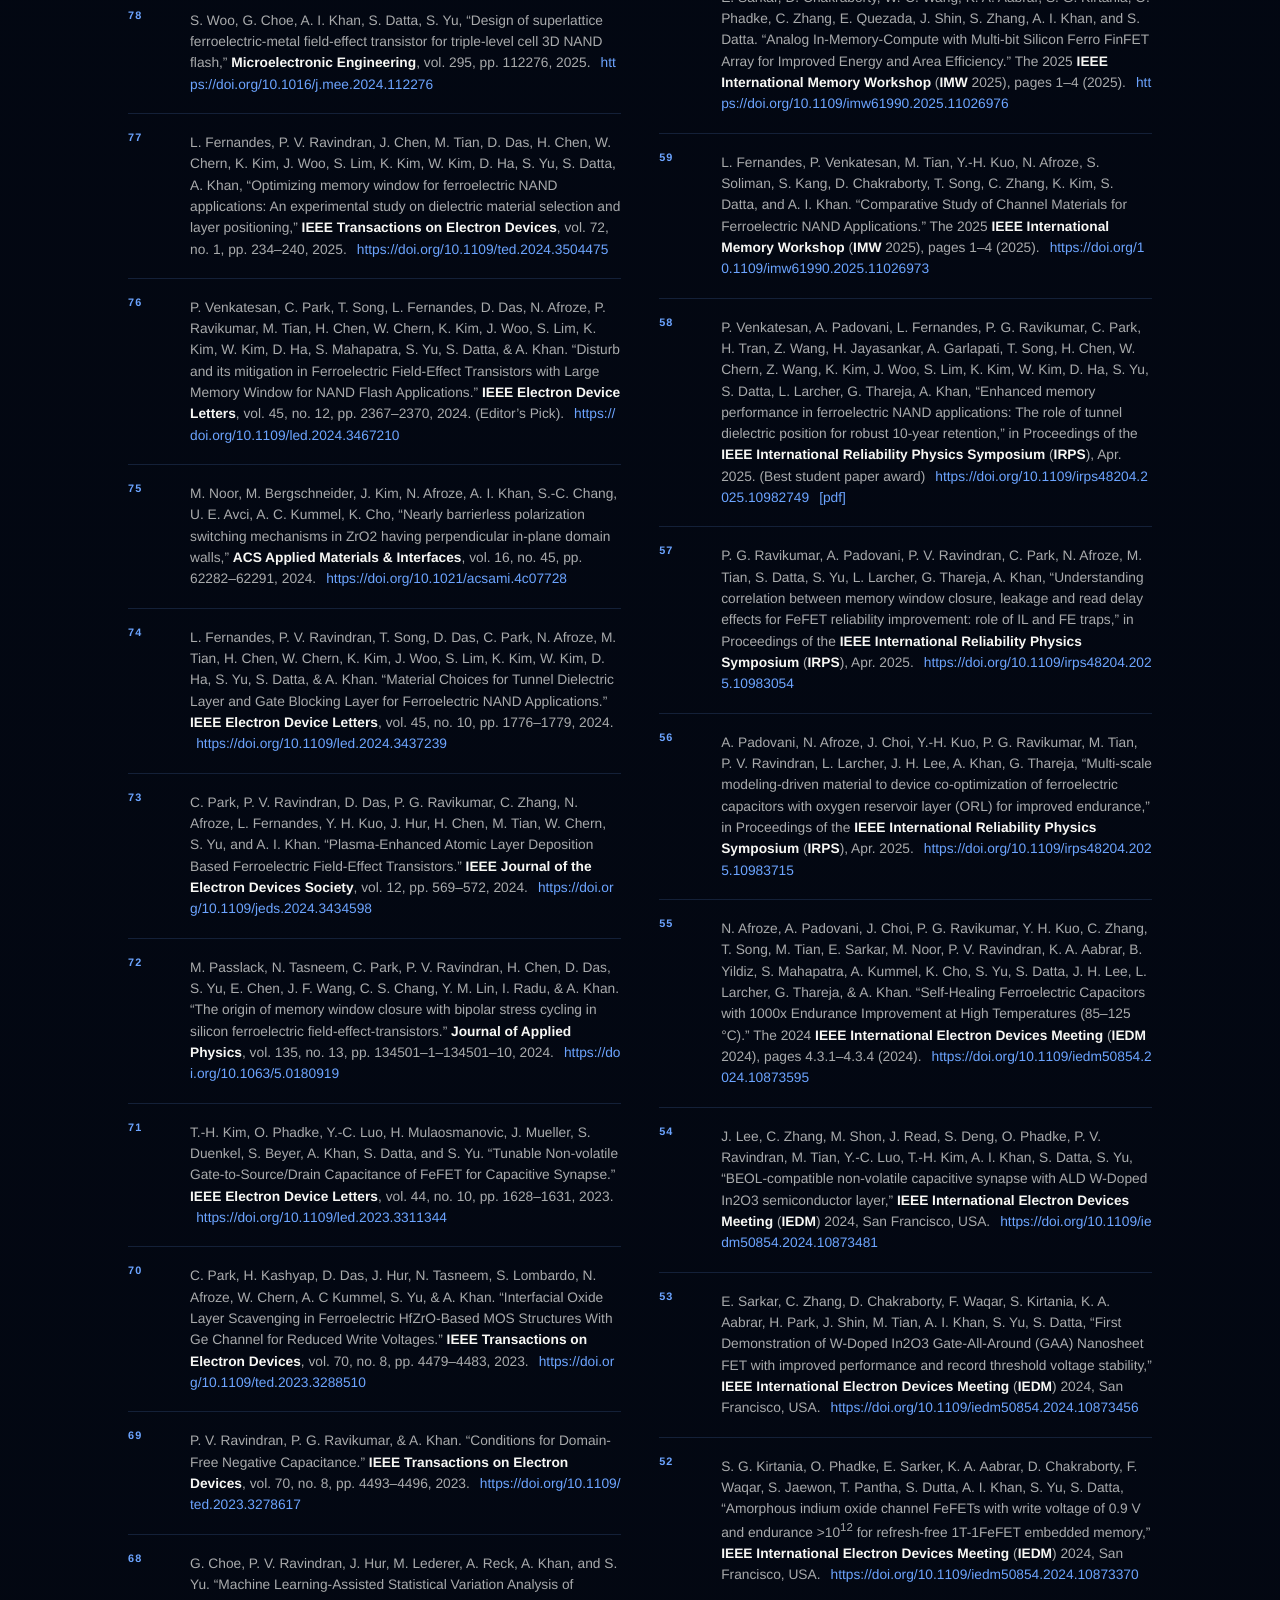
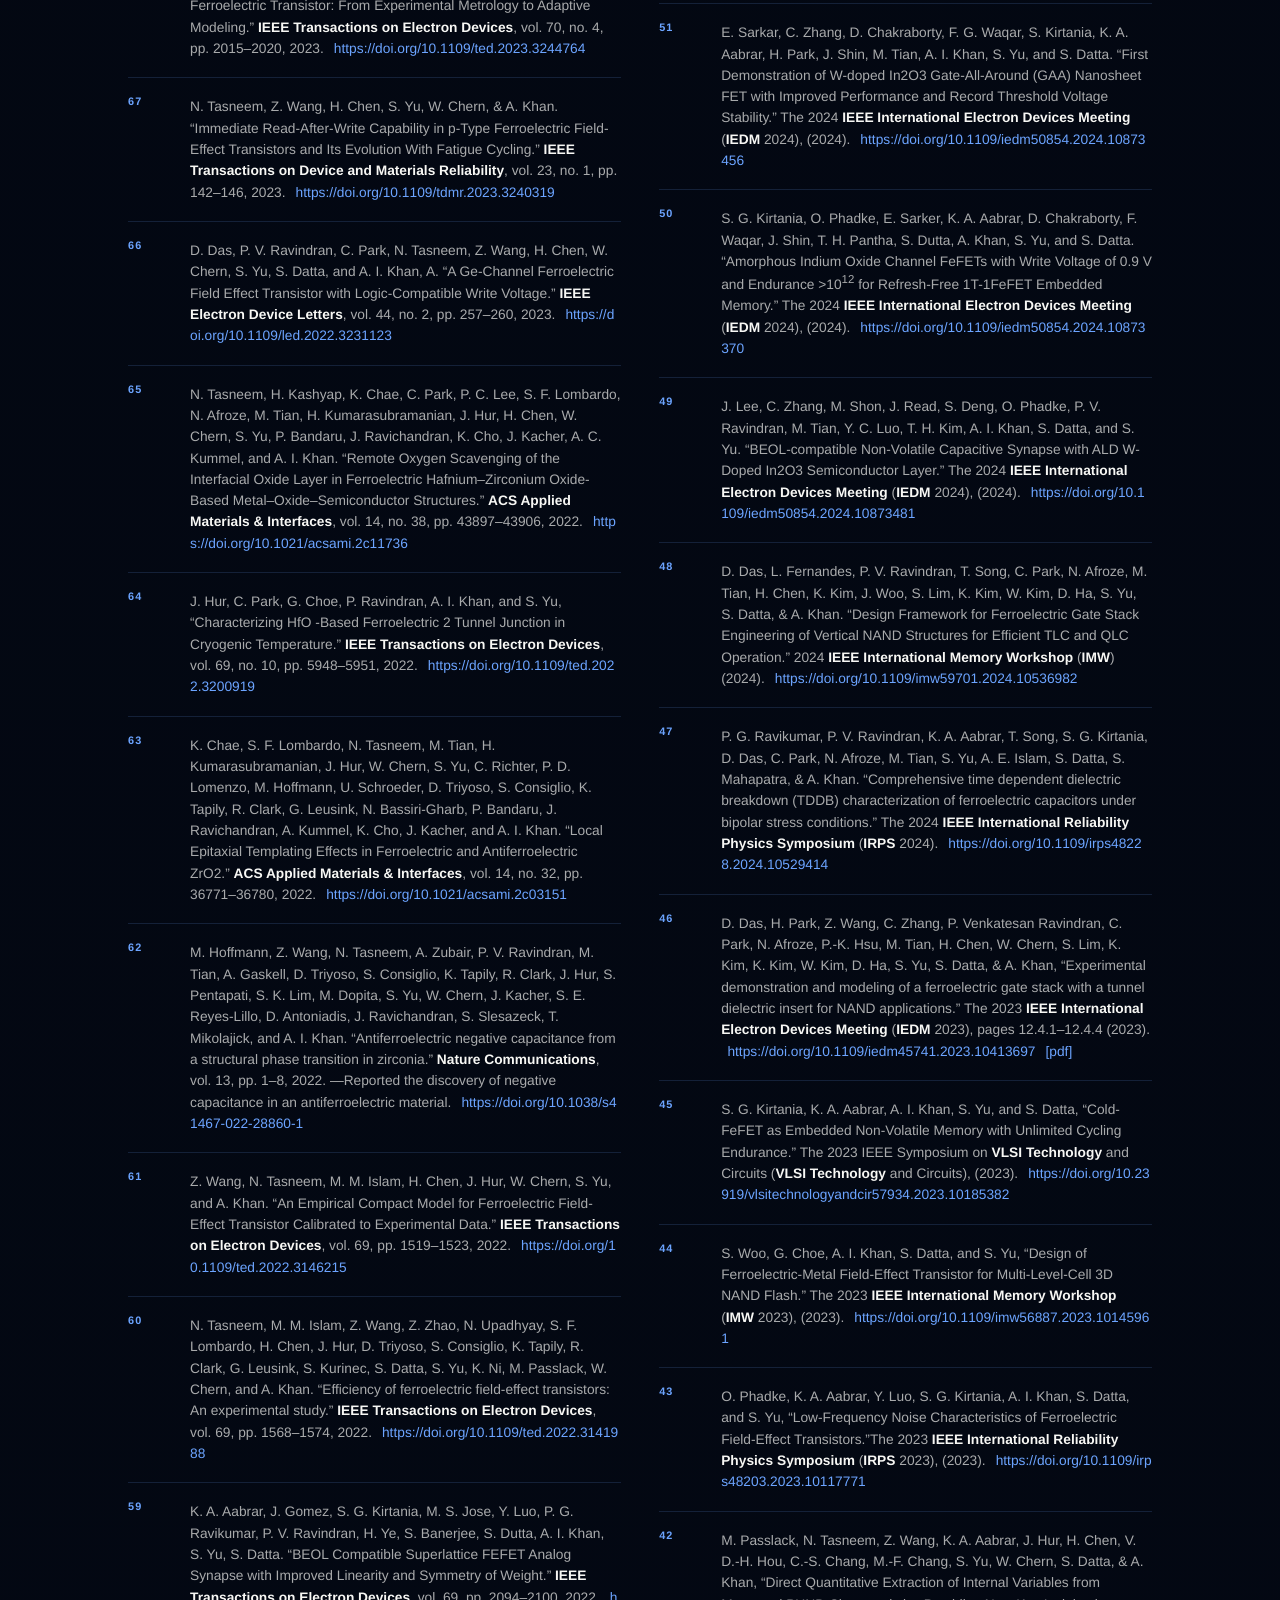
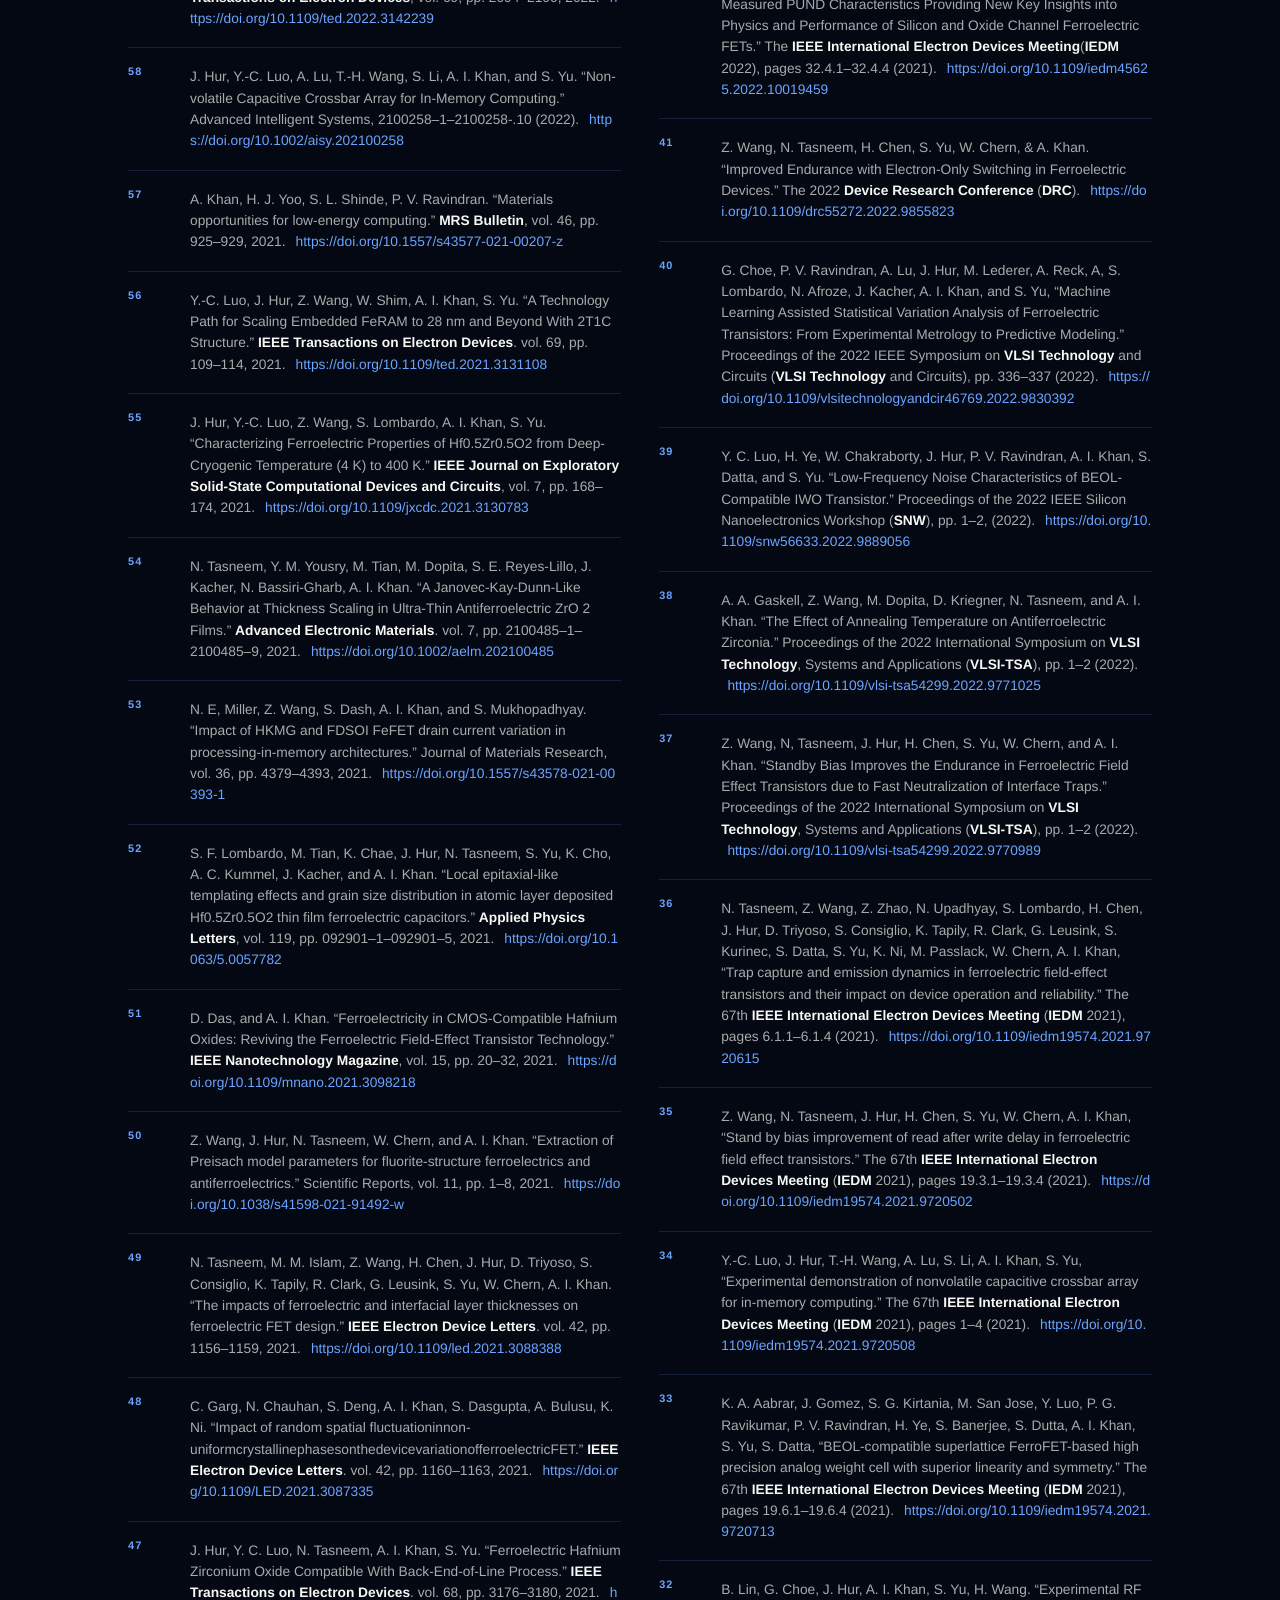
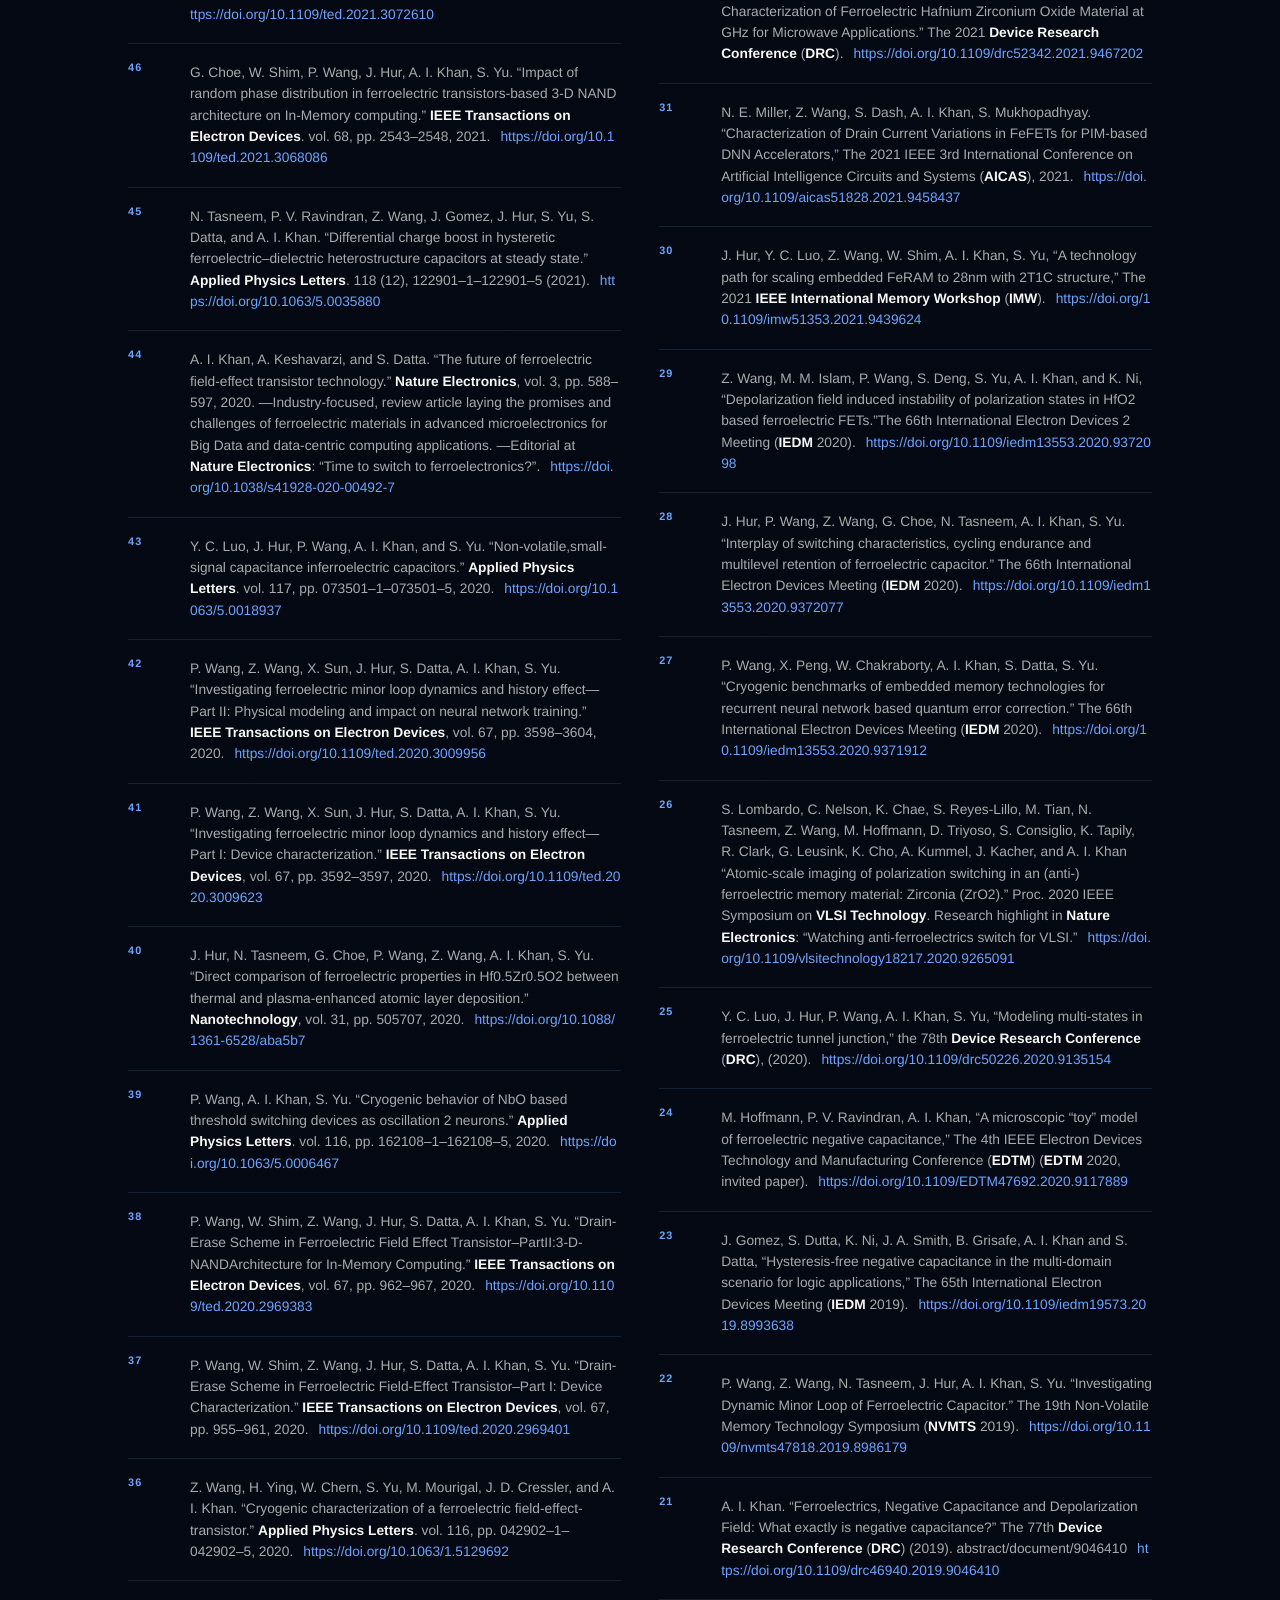
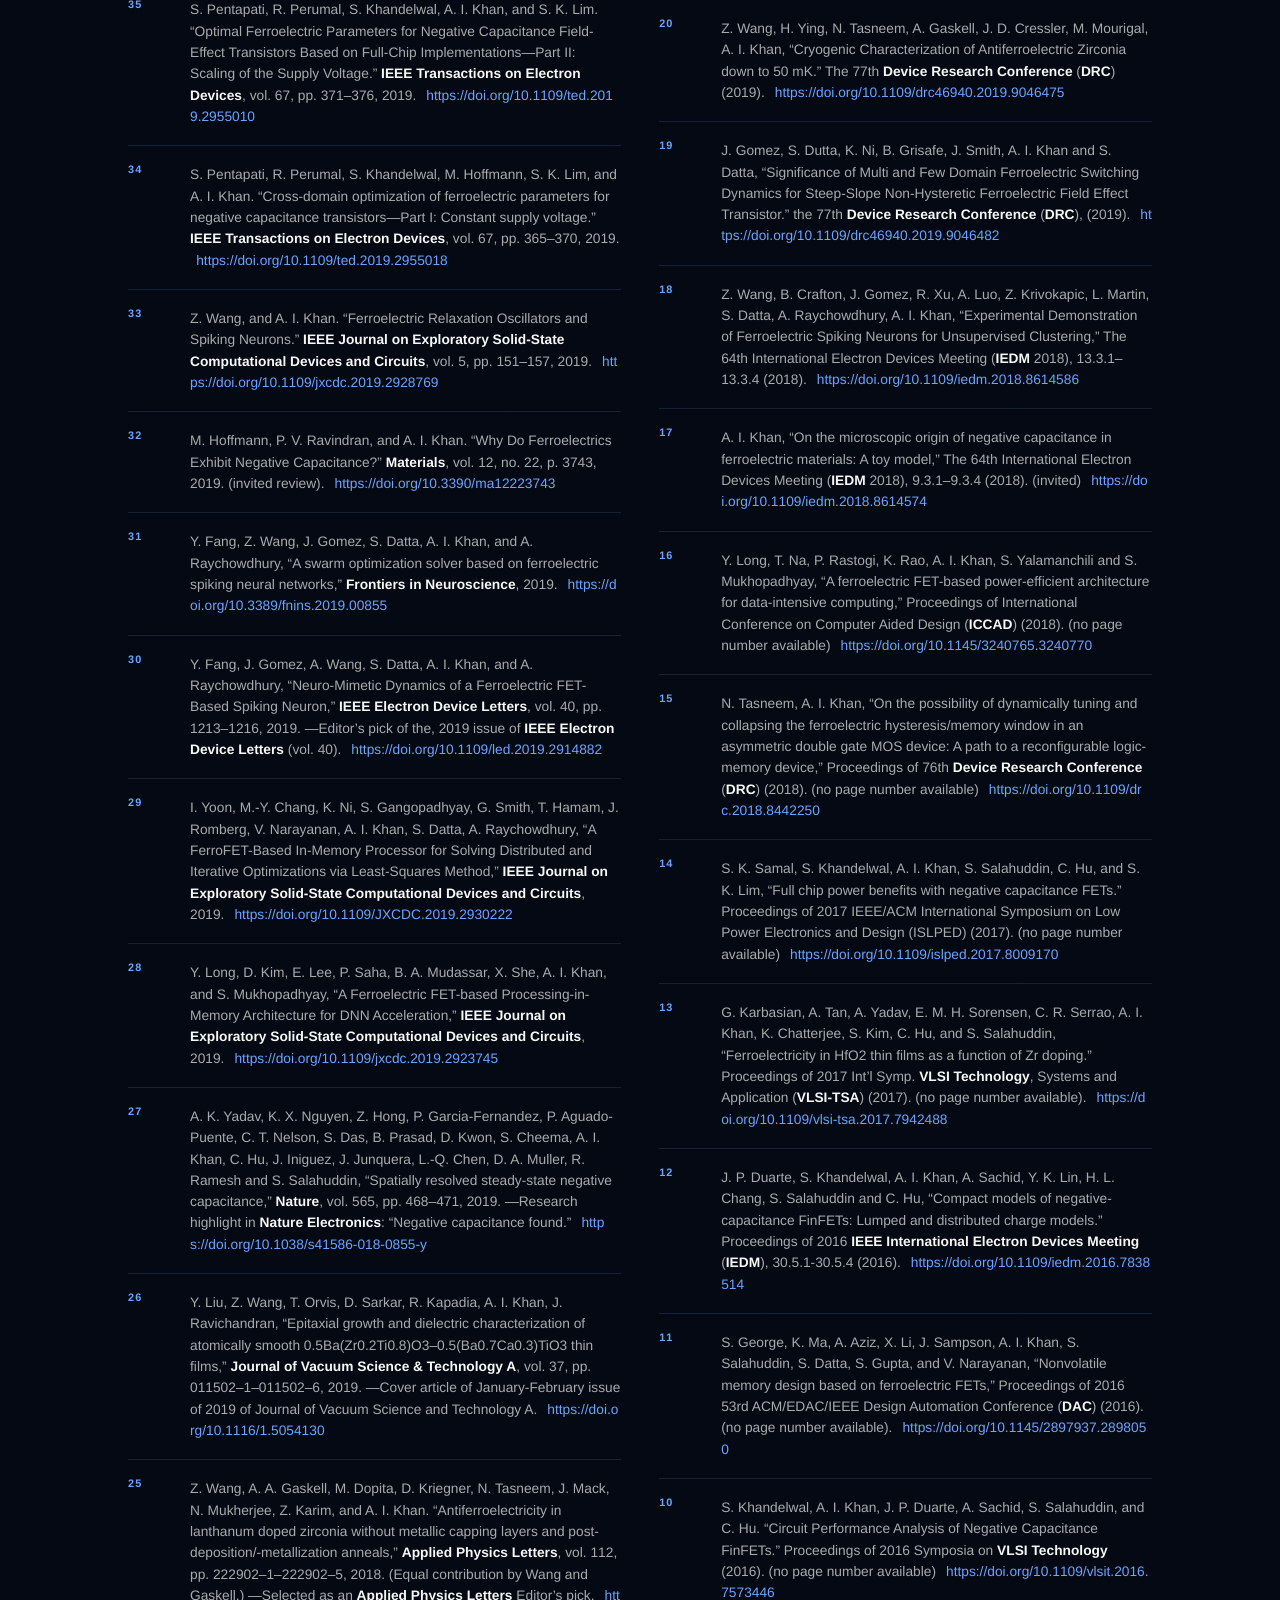
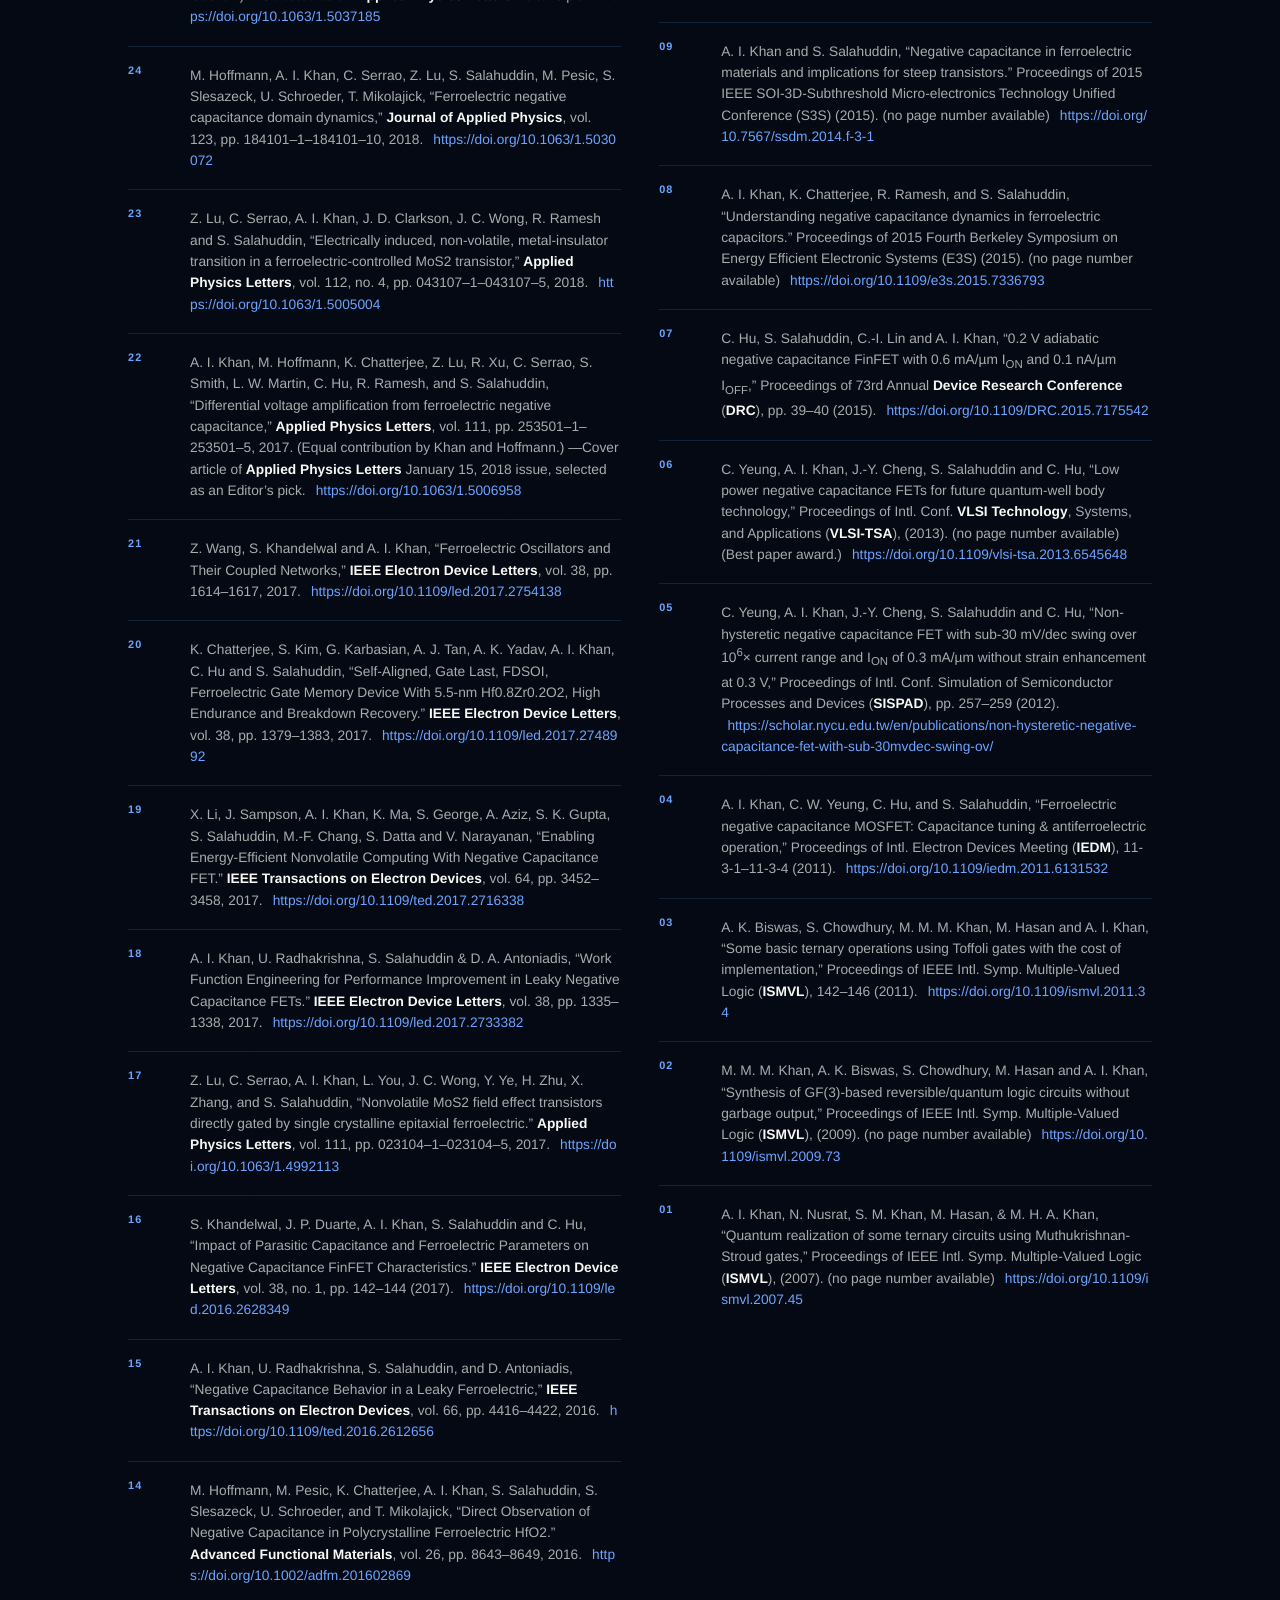
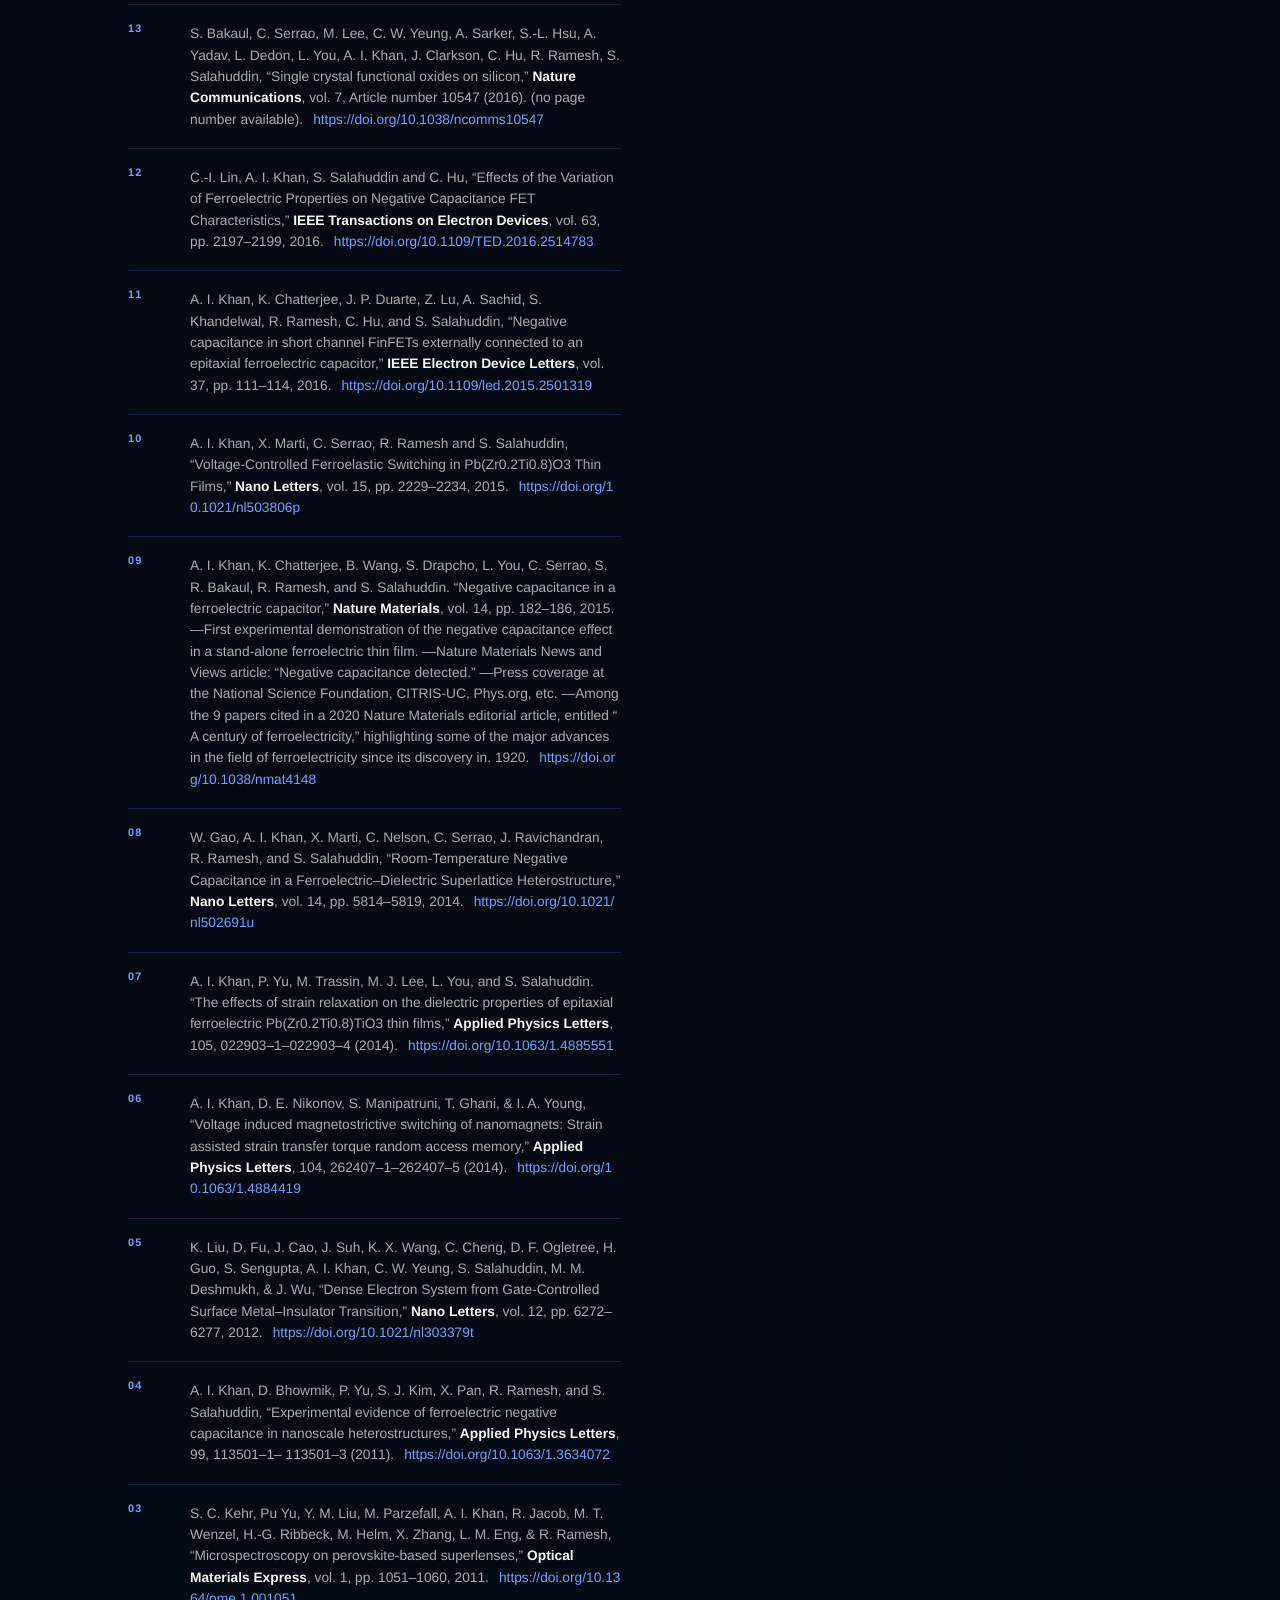
<file: publications.html>
<!doctype html>
<html lang="en">
<head><!-- Google tag (gtag.js) -->
<script async src="https://www.googletagmanager.com/gtag/js?id=G-QF9YP7J5SN"></script>
<script>
  window.dataLayer = window.dataLayer || [];
  function gtag(){dataLayer.push(arguments);}
  gtag('js', new Date());
  gtag('config', 'G-QF9YP7J5SN');
</script>
  <meta charset="utf-8">
  <meta name="viewport" content="width=device-width, initial-scale=1">
  <link rel="icon" href="favicon.ico" sizes="any">
  <link rel="icon" type="image/png" href="favicon-32.png">
  <link rel="apple-touch-icon" href="apple-touch-icon.png">
  <link rel="stylesheet" href="site.css">
  <title>Publications - Khan Lab</title>
  <style>
    .publication-actions { display:flex; align-items:center; gap:12px; flex-wrap:wrap; margin:0 0 34px; }
    .pub-count { color:var(--muted); font-size:.82rem; font-weight:500; }
    .publication-columns { display:grid; grid-template-columns:repeat(2,minmax(0,1fr)); gap:clamp(28px,3vw,44px); width:100%; align-items:start; }
    .publication-columns > div { min-width:0; width:100%; }
    .publication-columns .list-row { grid-template-columns:44px minmax(0,1fr); }
    .publication-columns h2 { margin:0 0 24px; padding-bottom:22px; border-bottom:1px solid rgba(108,164,255,.18); font-size:1.72rem; }
    .publication-columns p { overflow-wrap:anywhere; }
    .selected-papers { margin:0 0 42px; }
    .selected-papers h2 { margin:0 0 18px; font-size:1.45rem; }
    .selected-papers .list-row { grid-template-columns:44px minmax(0,1fr); }
    .selected-label { color:var(--blue); font-weight:700; }
    .paper-link { display:inline; margin-left:.45em; color:var(--blue); font-size:inherit; font-weight:inherit; line-height:inherit; overflow-wrap:anywhere; word-break:break-all; }
    .publication-columns a[href^="https://doi.org/"] { color:var(--blue); overflow-wrap:anywhere; word-break:break-all; }
    @media (max-width:980px) { .publication-columns { grid-template-columns:1fr; } }
  </style>
</head>
<body>
  <header class="site-header" aria-label="Primary navigation">
    <a class="brand" href="research.html" aria-label="Khan Lab home"><img class="brand-icon" src="site-icon.png" alt="" aria-hidden="true"><span>Khan Lab</span></a>
    <nav class="nav" aria-label="Main">
      <a href="research.html">Research</a>
      <a class="active" href="publications.html">Publications</a>
      <a href="people.html">People</a>
      <a href="ai-semiconductors-course.html">Course:<br>AI4Semi</a>
      <a href="news.html">News</a>
      <a href="teaching.html">Teaching</a>
      <a href="youtube-presentations.html">YouTube</a>
      <a href="sponsors.html">Sponsors</a><a href="join.html">Openings</a>
      <a class="menu-button" href="index.html" aria-label="Open menu"><span></span></a>
    </nav>
  </header>
  <main>
    <h1 class="section-head">Publications</h1>
    <div class="publication-actions">
      <a class="button-link" href="https://scholar.google.com/citations?user=oVz2tJMAAAAJ&amp;hl=en" target="_blank" rel="noopener">Google Scholar</a>
      <a class="button-link" href="#selected-papers">Selected Papers</a>
      <a class="button-link" href="#journals">Journals</a>
      <a class="button-link" href="#conferences">Conferences</a>
      <a class="button-link" href="#patents">Patents</a>
      <a class="button-link" href="#slide-decks">Slide Decks</a>
    </div>
    <section class="selected-papers" id="selected-papers">
      <h2>Selected Papers</h2>
      <div class="list-row"><span class="num">01</span><p><span class="selected-label">Position paper 1:</span> A. I. Khan, A. Keshavarzi, and S. Datta. “The future of ferroelectric field-effect transistor technology.” <strong>Nature Electronics</strong>, vol. 3, pp. 588–597, 2020. <a class="paper-link" href="https://doi.org/10.1038/s41928-020-00492-7" target="_blank" rel="noopener">https://doi.org/10.1038/s41928-020-00492-7</a></p></div>
      <div class="list-row"><span class="num">02</span><p><span class="selected-label">Position paper 2:</span> P. Venkatesan, L. Fernandes, S. Kang, P. Ravikumar, T. Song, C. Park, D. Das, K. H. P. Kim, K. Seo, K. Kim, K. Ni, A. Padovani, M. Pakala, L. Larcher, G. Thareja, W. Kim, D. Ha, and A. I. Khan, &quot;Pushing the limits of NAND technology scaling with ferroelectrics,&quot; <strong>MRS Bulletin</strong>, vol. 50, pp. 1094–1107, 2025. <a class="paper-link" href="https://doi.org/10.1557/s43577-025-00991-y" target="_blank" rel="noopener">https://doi.org/10.1557/s43577-025-00991-y</a></p></div>
      <div class="list-row"><span class="num">03</span><p><span class="selected-label">Ferroelectrics for NAND technology:</span> D. Das, H. Park, Z. Wang, C. Zhang, P. Venkatesan Ravindran, C. Park, N. Afroze, P.-K. Hsu, M. Tian, H. Chen, W. Chern, S. Lim, K. Kim, K. Kim, W. Kim, D. Ha, S. Yu, S. Datta, and A. Khan, “Experimental demonstration and modeling of a ferroelectric gate stack with a tunnel dielectric insert for NAND applications.” The 2023 <strong>IEEE International Electron Devices Meeting</strong> (<strong>IEDM</strong> 2023), pages 12.4.1–12.4.4. <a class="paper-link" href="https://doi.org/10.1109/iedm45741.2023.10413697" target="_blank" rel="noopener">https://doi.org/10.1109/iedm45741.2023.10413697</a> <a class="paper-link" href="papers/DD_IEDM_2023.pdf" target="_blank" rel="noopener">[pdf]</a></p></div>
      <div class="list-row"><span class="num">04</span><p><span class="selected-label">The first switch effect in FeFETs:</span> P. Ravikumar, P. Venkatesan, C. Park, N. Afroze, M. Tian, W. Chern, S. Datta, S. Yu, S. Mahapatra, and A. I. Khan, “The First Switch Effect in Ferroelectric Field-Effect Transistors,” <strong>IEEE Transactions on Device and Materials Reliability</strong>, vol. 25, pp. 365–370, 2025. <a class="paper-link" href="https://doi.org/10.1109/tdmr.2025.3576042" target="_blank" rel="noopener">https://doi.org/10.1109/tdmr.2025.3576042</a></p></div>
      <div class="list-row"><span class="num">05</span><p><span class="selected-label">AI for semiconductors:</span> P. Venkatesan, C. Li, A. Padovani, Z. Wang, H. Jayasankar, P. Ravikumar, M. Nabian, K. Tangsali, S. Nidhan, J. Vamaraju, R. Cherukuri, P. Mathur, E. Piccinni, R. Foiera, R. Gaffetanu, K. A. Aabrar, S. Datta, S. Kalidindi, L. Larcher, A. Khan, Y. Wang, and G. Thareja. “VLPred: Accelerated Endurance Prediction Platform Enabled by AI Surrogates.” The 2025 <strong>IEEE International Electron Devices Meeting</strong> (<strong>IEDM</strong> 2025). <a class="paper-link" href="https://doi.org/10.1109/iedm50572.2025.11353672" target="_blank" rel="noopener">https://doi.org/10.1109/iedm50572.2025.11353672</a></p></div>
      <div class="list-row"><span class="num">06</span><p><span class="selected-label">Reliability of ferroelectric devices:</span> P. Venkatesan, A. Padovani, L. Fernandes, P. G. Ravikumar, C. Park, H. Tran, Z. Wang, H. Jayasankar, A. Garlapati, T. Song, H. Chen, W. Chern, Z. Wang, K. Kim, J. Woo, S. Lim, K. Kim, W. Kim, D. Ha, S. Yu, S. Datta, L. Larcher, G. Thareja, and A. Khan, “Enhanced memory performance in ferroelectric NAND applications: The role of tunnel dielectric position for robust 10-year retention,” in Proceedings of the <strong>IEEE International Reliability Physics Symposium</strong> (<strong>IRPS</strong>), Apr. 2025. (Best student paper award) <a class="paper-link" href="https://doi.org/10.1109/irps48204.2025.10982749" target="_blank" rel="noopener">https://doi.org/10.1109/irps48204.2025.10982749</a> <a class="paper-link" href="papers/IRPS_2025_Retention_PVR_FullVersion.pdf" target="_blank" rel="noopener">[pdf]</a></p></div>
    </section>
    <section class="two-col publication-columns">
      <div>
        <h2 id="journals">Journals <span class="pub-count">102 entries</span></h2>
        <div class="list-row"><span class="num">102</span><p>P. Venkatesan, T. H. Pantha, P.-K. Hsu, S. Pinge, Z. Li, C. Park, P. Ravikumar, H. Jayasankar, L. Fernandes, W. Xu, Z. Xia, F. Ponzina, K. Fan, A. Garlapati, H. Tran, T. Song, M. Tian, H. Chen, W. Chern, K. Kim, K. Seo, S. Lim, K. Kim, W. Kim, D. Ha, D. Kuzum, S. Yu, M. Kang, T. Rosing, S. Dutta, and A. Khan, “Multi-bit Ferroelectric-NAND for High-throughput Massive Database Search,” <strong>Nature Communications</strong>, 2026. (accepted)</p></div>
        <div class="list-row"><span class="num">101</span><p>N. Afroze, H. Fahrvandi, G. Ren, P. Kumar, C. Nelson, S. Lombardo, M. Tian, P.-C. Lee, J. Chen, M. Noor, K. Chae, S. Kang, P. V. Ravindran, M. Bergschneider, G. Y. Jung, P. Omprakash, G. K. Ligonde, N. Tasneem, D. Triyoso, S. Consiglio, K. Tapily, R. Clark, G. Leusink, J. Ravichandran, S. Yu, A. Lupini, A. Kummel, K. Cho, D.-H. Choe, N. Bassiri-Gharb, J. Kacher, R. Mishra, J. H. Lee, and A. I. Khan, “Sub-nm<sup>2</sup> ferroelectric domains via charged 180 degree walls in ZrO<sub>2</sub>,” <strong>arXiv</strong>, 2025. <a class="paper-link" href="https://arxiv.org/abs/2507.18920" target="_blank" rel="noopener">https://arxiv.org/abs/2507.18920</a></p></div>
        <div class="list-row"><span class="num">100</span><p>H. J. Lee, H. Park, F. Waqar, C. Zhang, J. Shin, E. Sarkar, H. Kim, J. Park, D. Ha, A. I. Khan, S. Yu, and S. Datta, &quot;On-the-Fly Characterization and Modeling of PBTI/NBTI in BEOL Oxide FETs,&quot; <strong>IEEE Transactions on Electron Devices</strong>, 2026. <a class="paper-link" href="https://doi.org/10.1109/ted.2026.3709791" target="_blank" rel="noopener">https://doi.org/10.1109/ted.2026.3709791</a></p></div>
        <div class="list-row"><span class="num">99</span><p>L. Fernandes, Y.-H. Kuo, C. Zhang, P. Ravikumar, R. Jeyakumar, D. Chakraborty, J. Chen, T. Song, K. Ni, W. Hwang, K. Seo, S. Lim, W. Kim, D. Ha, J. E. Medvedeva, S. Datta, S. Yu, and A. I. Khan, &quot;Thermal Processing Limits in Oxide-Channel Ferroelectric Field Effect Transistors,&quot; <strong>IEEE Electron Device Letters</strong>, vol. 47, no. 8, pp. 1575-1578, 2026. <a class="paper-link" href="https://doi.org/10.1109/led.2026.3699506" target="_blank" rel="noopener">https://doi.org/10.1109/led.2026.3699506</a></p></div>
        <div class="list-row"><span class="num">98</span><p>R. Jeyakumar, P. Venkatesan, L. Fernandes, S. Soliman, P. Ravikumar, T. Song, C. Zhang, W. Hwang, K. Seo, S. Lim, W. Kim, D. Ha, S. Yu, S. Datta, and A. I. Khan, &quot;ALD Oxidant as A Tuning Knob for Memory Window Expansion in Ferroelectric FETs for Vertical NAND Applications,&quot; <strong>arXiv</strong>, 2026. <a class="paper-link" href="https://arxiv.org/abs/2603.10127" target="_blank" rel="noopener">https://arxiv.org/abs/2603.10127</a></p></div>
        <div class="list-row"><span class="num">97</span><p>N. Afroze, S. Soliman, Y.-H. Kuo, S. Kang, M. Tian, P. Ravikumar, A. Padovani, and A. I. Khan, &quot;Engineering Wake-Up-Free Ferroelectric Capacitors with Enhanced High-Temperature Reliability,&quot; <strong>IEEE Transactions on Device and Materials Reliability</strong>, 2026. (accepted) <a class="paper-link" href="https://doi.org/10.1109/tdmr.2026.3679333" target="_blank" rel="noopener">https://doi.org/10.1109/tdmr.2026.3679333</a></p></div>
        <div class="list-row"><span class="num">96</span><p>L. Fernandes, S. Wodzro, P. Venkatesan, P. Ravikumar, M.-Y. Lee, M. Shon, D. Chakraborty, T. Song, S. Kang, S. Soliman, M. Tian, J. Yeager, J. Adler, J. Chen, Z. Wang, D. Wolfe, S. Yu, A. Padovani, S. Datta, B. Ray, and A. I. Khan, &quot;Enabling Radiation Hardness in Solid-State NAND Storage Utilizing a Laminated Ferroelectric Stack,&quot; <strong>Nano Letters</strong>, vol. 26, no. 10, pp. 3390–3397, 2026. <a class="paper-link" href="https://doi.org/10.1021/acs.nanolett.5c05947" target="_blank" rel="noopener">https://doi.org/10.1021/acs.nanolett.5c05947</a></p></div>
        <div class="list-row"><span class="num">95</span><p>N. Afroze, J. Choi, S. Soliman, C. H. Kim, J. Chen, Y.-H. Kuo, M. Tian, C. Zhang, P. G. Ravikumar, S. Datta, A. Padovani, J. H. Lee, and A. I. Khan, &quot;ALD-Derived WO3–x Leads to Nearly Wake-Up-Free Ferroelectric Hf0.5Zr0.5O2 at Elevated Temperatures,&quot; <strong>ACS Applied Electronic Materials</strong>, vol. 8, pp. 1681–1691, 2026. <a class="paper-link" href="https://doi.org/10.1021/acsaelm.5c02359" target="_blank" rel="noopener">https://doi.org/10.1021/acsaelm.5c02359</a></p></div>
        <div class="list-row"><span class="num">94</span><p>T. Song, S. Kang, Y.-H. Kuo, J. Chen, L. Fernandes, N. Afroze, M. Tian, H. W. Baac, C. Shin, and A. I. Khan, “Hf/Zr Superlattice-Based High-κ Gate Dielectrics with Dipole Layer Engineering for Advanced CMOS,” <strong>ACS Nano</strong>, vol. 20, pp. 2092–2103, 2026. <a class="paper-link" href="https://doi.org/10.1021/acsnano.5c15062" target="_blank" rel="noopener">https://doi.org/10.1021/acsnano.5c15062</a></p></div>
        <div class="list-row"><span class="num">93</span><p>P. Venkatesan, H. Jayasankar, S. Soliman, P. Ravikumar, L. Fernandes, C. Park, A. Garlapati, C. Zhang, S. Kang, S. Yu, S. Datta, M. Tian, Z. Wang, K. Kim, K. Seo, K. Kim, W. Kim, D. Ha, L. Larche, G. Thareja, A. Padovani, and A. I. Khan, “Materials Design Principles for Large Memory Windows: Coercive Voltage Engineering in Ferroelectric–Dielectric Heterostructures,” <strong>Advanced Electronic Materials</strong>, 2026, doi: 10.1002/aelm.202500702. (Cover Article) <a class="paper-link" href="https://doi.org/10.1002/aelm.202500702" target="_blank" rel="noopener">https://doi.org/10.1002/aelm.202500702</a></p></div>
        <div class="list-row"><span class="num">92</span><p>T. Song. and A. I. Khan, “3D DRAM with stacked oxide-semiconductor channel transistors,” <strong>Nature Electronics</strong>, vol. 8, pp. 1132–1133, 2025. <a class="paper-link" href="https://doi.org/10.1038/s41928-025-01521-z" target="_blank" rel="noopener">https://doi.org/10.1038/s41928-025-01521-z</a></p></div>
        <div class="list-row"><span class="num">91</span><p>H. J. Lee, M. Sohn, S. Yoo, Y. Lee, K. Kim, S.-G. Nam, Y. Park, S. Jo, D. Kim, J. Heo, W. Kim, D. Ha, A. Khan, S. Yu, D.-H. Choe, and S. Datta, “Laminated Ferroelectric Stack for Enhanced ISPP Slope and Endurance in FE-NAND,” <strong>IEEE Electron Device Letters</strong>, vol. 47, no. 1, pp. 188–191, 2026. <a class="paper-link" href="https://doi.org/10.1109/led.2025.3628206" target="_blank" rel="noopener">https://doi.org/10.1109/led.2025.3628206</a></p></div>
        <div class="list-row"><span class="num">90</span><p>P. Venkatesan, L. Fernandes, S. Kang, P. Ravikumar, T. Song, C. Park, D. Das, K. H. P. Kim, K. Seo, K. Kim, K. Ni, A. Padovani, M. Pakala, L. Larcher, G. Thareja, W. Kim, D. Ha, and A. I. Khan, &quot;Pushing the limits of NAND technology scaling with ferroelectrics,&quot; <strong>MRS Bulletin</strong>, vol. 50, pp. 1094–1107, 2025. <a class="paper-link" href="https://doi.org/10.1557/s43577-025-00991-y" target="_blank" rel="noopener">https://doi.org/10.1557/s43577-025-00991-y</a></p></div>
        <div class="list-row"><span class="num">89</span><p>M. Tian, J. Cheng, N. Afroze, Y. Yang, A. I. Khan, and J. Kacher, “Ultra-thin plan-view lamella made by focused ion beam,” <strong>Ultramicroscopy</strong>, 2025, Article ID 114250. <a class="paper-link" href="https://doi.org/10.1016/j.ultramic.2025.114250" target="_blank" rel="noopener">https://doi.org/10.1016/j.ultramic.2025.114250</a></p></div>
        <div class="list-row"><span class="num">88</span><p>A. Sengupta and A. I. Khan, “Editorial: Focus issue on quantum materials for neuromorphic computing,” <strong>Neuromorphic Computing and Engineering</strong>, vol. 5, p. 030201, 2025, <a class="paper-link" href="https://doi.org/10.1088/2634-4386/adead9" target="_blank" rel="noopener">https://doi.org/10.1088/2634-4386/adead9</a></p></div>
        <div class="list-row"><span class="num">87</span><p>M. Tian, N. Afroze, J. Kacher, and A. I. Khan, “Lift-Out Technique for Ultra-Thin Plan-View Lamella Preparation Using Focused Ion Beam,” <strong>Microscopy and Microanalysis</strong>, vol. 31, Supplement 1, pp. ozaf048–015, 2025. <a class="paper-link" href="https://doi.org/10.1093/mam/ozaf048.015" target="_blank" rel="noopener">https://doi.org/10.1093/mam/ozaf048.015</a></p></div>
        <div class="list-row"><span class="num">86</span><p>H. Park, S. G. Kirtania, E. Sarkar, D. Chakraborty, C. Zhang, H. J. Lee, J. Shin, S. Yu, A. I. Khan, H. Kim, C. Im, M. J. Hong, D. Ha, and S. Datta, “Extreme EOT Scaling in Tungsten-Doped In2O3 MOSFETs for Enhanced Stability and Drive Current,” <strong>IEEE Transactions on Electron Devices</strong>, vol. 72, no. 12, pp. 7136–7143, 2025. <a class="paper-link" href="https://doi.org/10.1109/ted.2025.3612345" target="_blank" rel="noopener">https://doi.org/10.1109/ted.2025.3612345</a></p></div>
        <div class="list-row"><span class="num">85</span><p>J. Chen, Z. Wang, T. Yom, C. Zhang, M. D. Losego, and A. I. Khan, “Chemical reactions and crystallization behavior in thermal ALD of BaTiO3 thin films from bis-(1,2,4-triisopropylcyclopentadienyl)-barium and titanium isopropoxide precursors,” <strong>Journal of Vacuum Science &amp; Technology A</strong>, vol. 43, p. 042405, 2025, <a class="paper-link" href="https://doi.org/10.1116/6.0004385" target="_blank" rel="noopener">https://doi.org/10.1116/6.0004385</a></p></div>
        <div class="list-row"><span class="num">84</span><p>P. Ravikumar, P. Venkatesan, C. Park, N. Afroze, M. Tian, W. Chern, S. Datta, S. Yu, S. Mahapatra, and A. I. Khan, “The First Switch Effect in Ferroelectric Field-Effect Transistors,” <strong>IEEE Transactions on Device and Materials Reliability</strong>, vol. 25, pp. 365–370, 2025. <a class="paper-link" href="https://doi.org/10.1109/tdmr.2025.3576042" target="_blank" rel="noopener">https://doi.org/10.1109/tdmr.2025.3576042</a></p></div>
        <div class="list-row"><span class="num">83</span><p>S. G. Kirtania, H. Park, O. Phadke, E. Sarkar, D. Chakraborty, F. G. Waqar, J. Shin, A. I. Khan, S. Yu, and S. Datta, “Amorphous Indium Oxide Channel FEFETs With Write Voltage of 0.9 V and Endurance &gt;10<sup>12</sup> for Refresh-Free Embedded Memory,” <strong>IEEE Transactions on Electron Devices</strong>, vol. 72, no. 5, pp. 2691–2698, 2025. <a class="paper-link" href="https://doi.org/10.1109/ted.2025.3554471" target="_blank" rel="noopener">https://doi.org/10.1109/ted.2025.3554471</a></p></div>
        <div class="list-row"><span class="num">82</span><p>E. Sarkar, C. Zhang, D. Chakraborty, S. G. Kirtania, K. A. Aabrar, H. Park, J. Shin, H. J. Lee, M. Tian, A. I. Khan, and S. Yu, “First Demonstration of High-Performance and Extremely Stable W-Doped In2O3 Gate-All-Around (GAA) Nanosheet FET,” <strong>IEEE Transactions on Electron Devices</strong>, vol. 72, pp. 2662–2669, 2025. <a class="paper-link" href="https://doi.org/10.1109/ted.2025.3535463" target="_blank" rel="noopener">https://doi.org/10.1109/ted.2025.3535463</a></p></div>
        <div class="list-row"><span class="num">81</span><p>S. Woo, G. Choe, A. I. Khan, S. Datta, and S. Yu, “Design of superlattice ferroelectric-metal field-effect transistor for triple-level cell 3D NAND flash,” <strong>Microelectronic Engineering</strong>, vol. 295, p. 112276, 2025. <a class="paper-link" href="https://doi.org/10.1016/j.mee.2024.112276" target="_blank" rel="noopener">https://doi.org/10.1016/j.mee.2024.112276</a></p></div>
        <div class="list-row"><span class="num">80</span><p>P. Venkatesan, L. Fernandes, P. Ravikumar, C. Park, Z. Wang, H. Jayasankar, A. Garlapati, T. Song, M. Tian, H. Chen, W. Chern, K. Kim, J. Woo, S. Lim, K. Kim, S. Yu, S. Datta, W. Kim, D. Ha, and A. I. Khan, “Demonstration of robust retention in band-engineered FeFETs for NAND storage applications using tunnel dielectric layer,” <strong>IEEE Electron Device Letters</strong>, vol. 46, no. 3, pp. 397–400, 2025. (Editor’s Pick). <a class="paper-link" href="https://doi.org/10.1109/led.2024.3523235" target="_blank" rel="noopener">https://doi.org/10.1109/led.2024.3523235</a> <a class="paper-link" href="papers/Prasanna_retention_EDL_2025.pdf" target="_blank" rel="noopener">[pdf]</a></p></div>
        <div class="list-row"><span class="num">79</span><p>A. H. Kashyap, P.-C. Lee, K. Chae, M. Passlack, A. K. Yadav, K. Wong, S. Nemani, E. Yieh, J. Spiegelman, K. Cho, A. I. Khan, A. C. Kummel,“Si-doped HZO and ZrO2 for hysteresis-free high-k dielectric,” <strong>Journal of Vacuum Science &amp; Technology A</strong>, vol. 43, no. 2, pp. 022401, 2025. <a class="paper-link" href="https://doi.org/10.1116/6.0003895" target="_blank" rel="noopener">https://doi.org/10.1116/6.0003895</a></p></div>
        <div class="list-row"><span class="num">78</span><p>S. Woo, G. Choe, A. I. Khan, S. Datta, S. Yu, “Design of superlattice ferroelectric-metal field-effect transistor for triple-level cell 3D NAND flash,” <strong>Microelectronic Engineering</strong>, vol. 295, pp. 112276, 2025. <a class="paper-link" href="https://doi.org/10.1016/j.mee.2024.112276" target="_blank" rel="noopener">https://doi.org/10.1016/j.mee.2024.112276</a></p></div>
        <div class="list-row"><span class="num">77</span><p>L. Fernandes, P. V. Ravindran, J. Chen, M. Tian, D. Das, H. Chen, W. Chern, K. Kim, J. Woo, S. Lim, K. Kim, W. Kim, D. Ha, S. Yu, S. Datta, A. Khan, “Optimizing memory window for ferroelectric NAND applications: An experimental study on dielectric material selection and layer positioning,” <strong>IEEE Transactions on Electron Devices</strong>, vol. 72, no. 1, pp. 234–240, 2025. <a class="paper-link" href="https://doi.org/10.1109/ted.2024.3504475" target="_blank" rel="noopener">https://doi.org/10.1109/ted.2024.3504475</a></p></div>
        <div class="list-row"><span class="num">76</span><p>P. Venkatesan, C. Park, T. Song, L. Fernandes, D. Das, N. Afroze, P. Ravikumar, M. Tian, H. Chen, W. Chern, K. Kim, J. Woo, S. Lim, K. Kim, W. Kim, D. Ha, S. Mahapatra, S. Yu, S. Datta, &amp; A. Khan. “Disturb and its mitigation in Ferroelectric Field-Effect Transistors with Large Memory Window for NAND Flash Applications.” <strong>IEEE Electron Device Letters</strong>, vol. 45, no. 12, pp. 2367–2370, 2024. (Editor’s Pick). <a class="paper-link" href="https://doi.org/10.1109/led.2024.3467210" target="_blank" rel="noopener">https://doi.org/10.1109/led.2024.3467210</a></p></div>
        <div class="list-row"><span class="num">75</span><p>M. Noor, M. Bergschneider, J. Kim, N. Afroze, A. I. Khan, S.-C. Chang, U. E. Avci, A. C. Kummel, K. Cho, “Nearly barrierless polarization switching mechanisms in ZrO2 having perpendicular in-plane domain walls,” <strong>ACS Applied Materials &amp; Interfaces</strong>, vol. 16, no. 45, pp. 62282–62291, 2024. <a class="paper-link" href="https://doi.org/10.1021/acsami.4c07728" target="_blank" rel="noopener">https://doi.org/10.1021/acsami.4c07728</a></p></div>
        <div class="list-row"><span class="num">74</span><p>L. Fernandes, P. V. Ravindran, T. Song, D. Das, C. Park, N. Afroze, M. Tian, H. Chen, W. Chern, K. Kim, J. Woo, S. Lim, K. Kim, W. Kim, D. Ha, S. Yu, S. Datta, &amp; A. Khan. “Material Choices for Tunnel Dielectric Layer and Gate Blocking Layer for Ferroelectric NAND Applications.” <strong>IEEE Electron Device Letters</strong>, vol. 45, no. 10, pp. 1776–1779, 2024. <a class="paper-link" href="https://doi.org/10.1109/led.2024.3437239" target="_blank" rel="noopener">https://doi.org/10.1109/led.2024.3437239</a></p></div>
        <div class="list-row"><span class="num">73</span><p>C. Park, P. V. Ravindran, D. Das, P. G. Ravikumar, C. Zhang, N. Afroze, L. Fernandes, Y. H. Kuo, J. Hur, H. Chen, M. Tian, W. Chern, S. Yu, and A. I. Khan. “Plasma-Enhanced Atomic Layer Deposition Based Ferroelectric Field-Effect Transistors.” <strong>IEEE Journal of the Electron Devices Society</strong>, vol. 12, pp. 569–572, 2024. <a class="paper-link" href="https://doi.org/10.1109/jeds.2024.3434598" target="_blank" rel="noopener">https://doi.org/10.1109/jeds.2024.3434598</a></p></div>
        <div class="list-row"><span class="num">72</span><p>M. Passlack, N. Tasneem, C. Park, P. V. Ravindran, H. Chen, D. Das, S. Yu, E. Chen, J. F. Wang, C. S. Chang, Y. M. Lin, I. Radu, &amp; A. Khan. “The origin of memory window closure with bipolar stress cycling in silicon ferroelectric field-effect-transistors.” <strong>Journal of Applied Physics</strong>, vol. 135, no. 13, pp. 134501–1–134501–10, 2024. <a class="paper-link" href="https://doi.org/10.1063/5.0180919" target="_blank" rel="noopener">https://doi.org/10.1063/5.0180919</a></p></div>
        <div class="list-row"><span class="num">71</span><p>T.-H. Kim, O. Phadke, Y.-C. Luo, H. Mulaosmanovic, J. Mueller, S. Duenkel, S. Beyer, A. Khan, S. Datta, and S. Yu. “Tunable Non-volatile Gate-to-Source/Drain Capacitance of FeFET for Capacitive Synapse.” <strong>IEEE Electron Device Letters</strong>, vol. 44, no. 10, pp. 1628–1631, 2023. <a class="paper-link" href="https://doi.org/10.1109/led.2023.3311344" target="_blank" rel="noopener">https://doi.org/10.1109/led.2023.3311344</a></p></div>
        <div class="list-row"><span class="num">70</span><p>C. Park, H. Kashyap, D. Das, J. Hur, N. Tasneem, S. Lombardo, N. Afroze, W. Chern, A. C Kummel, S. Yu, &amp; A. Khan. “Interfacial Oxide Layer Scavenging in Ferroelectric HfZrO-Based MOS Structures With Ge Channel for Reduced Write Voltages.” <strong>IEEE Transactions on Electron Devices</strong>, vol. 70, no. 8, pp. 4479–4483, 2023. <a class="paper-link" href="https://doi.org/10.1109/ted.2023.3288510" target="_blank" rel="noopener">https://doi.org/10.1109/ted.2023.3288510</a></p></div>
        <div class="list-row"><span class="num">69</span><p>P. V. Ravindran, P. G. Ravikumar, &amp; A. Khan. “Conditions for Domain-Free Negative Capacitance.” <strong>IEEE Transactions on Electron Devices</strong>, vol. 70, no. 8, pp. 4493–4496, 2023. <a class="paper-link" href="https://doi.org/10.1109/ted.2023.3278617" target="_blank" rel="noopener">https://doi.org/10.1109/ted.2023.3278617</a></p></div>
        <div class="list-row"><span class="num">68</span><p>G. Choe, P. V. Ravindran, J. Hur, M. Lederer, A. Reck, A. Khan, and S. Yu. “Machine Learning-Assisted Statistical Variation Analysis of Ferroelectric Transistor: From Experimental Metrology to Adaptive Modeling.” <strong>IEEE Transactions on Electron Devices</strong>, vol. 70, no. 4, pp. 2015–2020, 2023. <a class="paper-link" href="https://doi.org/10.1109/ted.2023.3244764" target="_blank" rel="noopener">https://doi.org/10.1109/ted.2023.3244764</a></p></div>
        <div class="list-row"><span class="num">67</span><p>N. Tasneem, Z. Wang, H. Chen, S. Yu, W. Chern, &amp; A. Khan. “Immediate Read-After-Write Capability in p-Type Ferroelectric Field-Effect Transistors and Its Evolution With Fatigue Cycling.” <strong>IEEE Transactions on Device and Materials Reliability</strong>, vol. 23, no. 1, pp. 142–146, 2023. <a class="paper-link" href="https://doi.org/10.1109/tdmr.2023.3240319" target="_blank" rel="noopener">https://doi.org/10.1109/tdmr.2023.3240319</a></p></div>
        <div class="list-row"><span class="num">66</span><p>D. Das, P. V. Ravindran, C. Park, N. Tasneem, Z. Wang, H. Chen, W. Chern, S. Yu, S. Datta, and A. I. Khan, A. “A Ge-Channel Ferroelectric Field Effect Transistor with Logic-Compatible Write Voltage.” <strong>IEEE Electron Device Letters</strong>, vol. 44, no. 2, pp. 257–260, 2023. <a class="paper-link" href="https://doi.org/10.1109/led.2022.3231123" target="_blank" rel="noopener">https://doi.org/10.1109/led.2022.3231123</a></p></div>
        <div class="list-row"><span class="num">65</span><p>N. Tasneem, H. Kashyap, K. Chae, C. Park, P. C. Lee, S. F. Lombardo, N. Afroze, M. Tian, H. Kumarasubramanian, J. Hur, H. Chen, W. Chern, S. Yu, P. Bandaru, J. Ravichandran, K. Cho, J. Kacher, A. C. Kummel, and A. I. Khan. “Remote Oxygen Scavenging of the Interfacial Oxide Layer in Ferroelectric Hafnium–Zirconium Oxide-Based Metal–Oxide–Semiconductor Structures.” <strong>ACS Applied Materials &amp; Interfaces</strong>, vol. 14, no. 38, pp. 43897–43906, 2022. <a class="paper-link" href="https://doi.org/10.1021/acsami.2c11736" target="_blank" rel="noopener">https://doi.org/10.1021/acsami.2c11736</a></p></div>
        <div class="list-row"><span class="num">64</span><p>J. Hur, C. Park, G. Choe, P. Ravindran, A. I. Khan, and S. Yu, “Characterizing HfO -Based Ferroelectric 2 Tunnel Junction in Cryogenic Temperature.” <strong>IEEE Transactions on Electron Devices</strong>, vol. 69, no. 10, pp. 5948–5951, 2022. <a class="paper-link" href="https://doi.org/10.1109/ted.2022.3200919" target="_blank" rel="noopener">https://doi.org/10.1109/ted.2022.3200919</a></p></div>
        <div class="list-row"><span class="num">63</span><p>K. Chae, S. F. Lombardo, N. Tasneem, M. Tian, H. Kumarasubramanian, J. Hur, W. Chern, S. Yu, C. Richter, P. D. Lomenzo, M. Hoffmann, U. Schroeder, D. Triyoso, S. Consiglio, K. Tapily, R. Clark, G. Leusink, N. Bassiri-Gharb, P. Bandaru, J. Ravichandran, A. Kummel, K. Cho, J. Kacher, and A. I. Khan. “Local Epitaxial Templating Effects in Ferroelectric and Antiferroelectric ZrO2.” <strong>ACS Applied Materials &amp; Interfaces</strong>, vol. 14, no. 32, pp. 36771–36780, 2022. <a class="paper-link" href="https://doi.org/10.1021/acsami.2c03151" target="_blank" rel="noopener">https://doi.org/10.1021/acsami.2c03151</a></p></div>
        <div class="list-row"><span class="num">62</span><p>M. Hoffmann, Z. Wang, N. Tasneem, A. Zubair, P. V. Ravindran, M. Tian, A. Gaskell, D. Triyoso, S. Consiglio, K. Tapily, R. Clark, J. Hur, S. Pentapati, S. K. Lim, M. Dopita, S. Yu, W. Chern, J. Kacher, S. E. Reyes-Lillo, D. Antoniadis, J. Ravichandran, S. Slesazeck, T. Mikolajick, and A. I. Khan. “Antiferroelectric negative capacitance from a structural phase transition in zirconia.” <strong>Nature Communications</strong>, vol. 13, pp. 1–8, 2022. —Reported the discovery of negative capacitance in an antiferroelectric material. <a class="paper-link" href="https://doi.org/10.1038/s41467-022-28860-1" target="_blank" rel="noopener">https://doi.org/10.1038/s41467-022-28860-1</a></p></div>
        <div class="list-row"><span class="num">61</span><p>Z. Wang, N. Tasneem, M. M. Islam, H. Chen, J. Hur, W. Chern, S. Yu, and A. Khan. “An Empirical Compact Model for Ferroelectric Field-Effect Transistor Calibrated to Experimental Data.” <strong>IEEE Transactions on Electron Devices</strong>, vol. 69, pp. 1519–1523, 2022. <a class="paper-link" href="https://doi.org/10.1109/ted.2022.3146215" target="_blank" rel="noopener">https://doi.org/10.1109/ted.2022.3146215</a></p></div>
        <div class="list-row"><span class="num">60</span><p>N. Tasneem, M. M. Islam, Z. Wang, Z. Zhao, N. Upadhyay, S. F. Lombardo, H. Chen, J. Hur, D. Triyoso, S. Consiglio, K. Tapily, R. Clark, G. Leusink, S. Kurinec, S. Datta, S. Yu, K. Ni, M. Passlack, W. Chern, and A. Khan. “Efficiency of ferroelectric field-effect transistors: An experimental study.” <strong>IEEE Transactions on Electron Devices</strong>, vol. 69, pp. 1568–1574, 2022. <a class="paper-link" href="https://doi.org/10.1109/ted.2022.3141988" target="_blank" rel="noopener">https://doi.org/10.1109/ted.2022.3141988</a></p></div>
        <div class="list-row"><span class="num">59</span><p>K. A. Aabrar, J. Gomez, S. G. Kirtania, M. S. Jose, Y. Luo, P. G. Ravikumar, P. V. Ravindran, H. Ye, S. Banerjee, S. Dutta, A. I. Khan, S. Yu, S. Datta. “BEOL Compatible Superlattice FEFET Analog Synapse with Improved Linearity and Symmetry of Weight.” <strong>IEEE Transactions on Electron Devices</strong>, vol. 69, pp. 2094–2100, 2022. <a class="paper-link" href="https://doi.org/10.1109/ted.2022.3142239" target="_blank" rel="noopener">https://doi.org/10.1109/ted.2022.3142239</a></p></div>
        <div class="list-row"><span class="num">58</span><p>J. Hur, Y.-C. Luo, A. Lu, T.-H. Wang, S. Li, A. I. Khan, and S. Yu. “Non- volatile Capacitive Crossbar Array for In-Memory Computing.” Advanced Intelligent Systems, 2100258–1–2100258-.10 (2022). <a class="paper-link" href="https://doi.org/10.1002/aisy.202100258" target="_blank" rel="noopener">https://doi.org/10.1002/aisy.202100258</a></p></div>
        <div class="list-row"><span class="num">57</span><p>A. Khan, H. J. Yoo, S. L. Shinde, P. V. Ravindran. “Materials opportunities for low-energy computing.” <strong>MRS Bulletin</strong>, vol. 46, pp. 925–929, 2021. <a class="paper-link" href="https://doi.org/10.1557/s43577-021-00207-z" target="_blank" rel="noopener">https://doi.org/10.1557/s43577-021-00207-z</a></p></div>
        <div class="list-row"><span class="num">56</span><p>Y.-C. Luo, J. Hur, Z. Wang, W. Shim, A. I. Khan, S. Yu. “A Technology Path for Scaling Embedded FeRAM to 28 nm and Beyond With 2T1C Structure.” <strong>IEEE Transactions on Electron Devices</strong>. vol. 69, pp. 109–114, 2021. <a class="paper-link" href="https://doi.org/10.1109/ted.2021.3131108" target="_blank" rel="noopener">https://doi.org/10.1109/ted.2021.3131108</a></p></div>
        <div class="list-row"><span class="num">55</span><p>J. Hur, Y.-C. Luo, Z. Wang, S. Lombardo, A. I. Khan, S. Yu. “Characterizing Ferroelectric Properties of Hf0.5Zr0.5O2 from Deep-Cryogenic Temperature (4 K) to 400 K.” <strong>IEEE Journal on Exploratory Solid-State Computational Devices and Circuits</strong>, vol. 7, pp. 168–174, 2021. <a class="paper-link" href="https://doi.org/10.1109/jxcdc.2021.3130783" target="_blank" rel="noopener">https://doi.org/10.1109/jxcdc.2021.3130783</a></p></div>
        <div class="list-row"><span class="num">54</span><p>N. Tasneem, Y. M. Yousry, M. Tian, M. Dopita, S. E. Reyes-Lillo, J. Kacher, N. Bassiri-Gharb, A. I. Khan. “A Janovec-Kay-Dunn-Like Behavior at Thickness Scaling in Ultra-Thin Antiferroelectric ZrO 2 Films.” <strong>Advanced Electronic Materials</strong>. vol. 7, pp. 2100485–1–2100485–9, 2021. <a class="paper-link" href="https://doi.org/10.1002/aelm.202100485" target="_blank" rel="noopener">https://doi.org/10.1002/aelm.202100485</a></p></div>
        <div class="list-row"><span class="num">53</span><p>N. E, Miller, Z. Wang, S. Dash, A. I. Khan, and S. Mukhopadhyay. “Impact of HKMG and FDSOI FeFET drain current variation in processing-in-memory architectures.” Journal of Materials Research, vol. 36, pp. 4379–4393, 2021. <a class="paper-link" href="https://doi.org/10.1557/s43578-021-00393-1" target="_blank" rel="noopener">https://doi.org/10.1557/s43578-021-00393-1</a></p></div>
        <div class="list-row"><span class="num">52</span><p>S. F. Lombardo, M. Tian, K. Chae, J. Hur, N. Tasneem, S. Yu, K. Cho, A. C. Kummel, J. Kacher, and A. I. Khan. “Local epitaxial-like templating effects and grain size distribution in atomic layer deposited Hf0.5Zr0.5O2 thin film ferroelectric capacitors.” <strong>Applied Physics Letters</strong>, vol. 119, pp. 092901–1–092901–5, 2021. <a class="paper-link" href="https://doi.org/10.1063/5.0057782" target="_blank" rel="noopener">https://doi.org/10.1063/5.0057782</a></p></div>
        <div class="list-row"><span class="num">51</span><p>D. Das, and A. I. Khan. “Ferroelectricity in CMOS-Compatible Hafnium Oxides: Reviving the Ferroelectric Field-Effect Transistor Technology.” <strong>IEEE Nanotechnology Magazine</strong>, vol. 15, pp. 20–32, 2021. <a class="paper-link" href="https://doi.org/10.1109/mnano.2021.3098218" target="_blank" rel="noopener">https://doi.org/10.1109/mnano.2021.3098218</a></p></div>
        <div class="list-row"><span class="num">50</span><p>Z. Wang, J. Hur, N. Tasneem, W. Chern, and A. I. Khan. “Extraction of Preisach model parameters for fluorite-structure ferroelectrics and antiferroelectrics.” Scientific Reports, vol. 11, pp. 1–8, 2021. <a class="paper-link" href="https://doi.org/10.1038/s41598-021-91492-w" target="_blank" rel="noopener">https://doi.org/10.1038/s41598-021-91492-w</a></p></div>
        <div class="list-row"><span class="num">49</span><p>N. Tasneem, M. M. Islam, Z. Wang, H. Chen, J. Hur, D. Triyoso, S. Consiglio, K. Tapily, R. Clark, G. Leusink, S. Yu, W. Chern, A. I. Khan. “The impacts of ferroelectric and interfacial layer thicknesses on ferroelectric FET design.” <strong>IEEE Electron Device Letters</strong>. vol. 42, pp. 1156–1159, 2021. <a class="paper-link" href="https://doi.org/10.1109/led.2021.3088388" target="_blank" rel="noopener">https://doi.org/10.1109/led.2021.3088388</a></p></div>
        <div class="list-row"><span class="num">48</span><p>C. Garg, N. Chauhan, S. Deng, A. I. Khan, S. Dasgupta, A. Bulusu, K. Ni. “Impact of random spatial fluctuationinnon-uniformcrystallinephasesonthedevicevariationofferroelectricFET.” <strong>IEEE Electron Device Letters</strong>. vol. 42, pp. 1160–1163, 2021. <a class="paper-link" href="https://doi.org/10.1109/LED.2021.3087335" target="_blank" rel="noopener">https://doi.org/10.1109/LED.2021.3087335</a></p></div>
        <div class="list-row"><span class="num">47</span><p>J. Hur, Y. C. Luo, N. Tasneem, A. I. Khan, S. Yu. “Ferroelectric Hafnium Zirconium Oxide Compatible With Back-End-of-Line Process.” <strong>IEEE Transactions on Electron Devices</strong>. vol. 68, pp. 3176–3180, 2021. <a class="paper-link" href="https://doi.org/10.1109/ted.2021.3072610" target="_blank" rel="noopener">https://doi.org/10.1109/ted.2021.3072610</a></p></div>
        <div class="list-row"><span class="num">46</span><p>G. Choe, W. Shim, P. Wang, J. Hur, A. I. Khan, S. Yu. “Impact of random phase distribution in ferroelectric transistors-based 3-D NAND architecture on In-Memory computing.” <strong>IEEE Transactions on Electron Devices</strong>. vol. 68, pp. 2543–2548, 2021. <a class="paper-link" href="https://doi.org/10.1109/ted.2021.3068086" target="_blank" rel="noopener">https://doi.org/10.1109/ted.2021.3068086</a></p></div>
        <div class="list-row"><span class="num">45</span><p>N. Tasneem, P. V. Ravindran, Z. Wang, J. Gomez, J. Hur, S. Yu, S. Datta, and A. I. Khan. “Differential charge boost in hysteretic ferroelectric–dielectric heterostructure capacitors at steady state.” <strong>Applied Physics Letters</strong>. 118 (12), 122901–1–122901–5 (2021). <a class="paper-link" href="https://doi.org/10.1063/5.0035880" target="_blank" rel="noopener">https://doi.org/10.1063/5.0035880</a></p></div>
        <div class="list-row"><span class="num">44</span><p>A. I. Khan, A. Keshavarzi, and S. Datta. “The future of ferroelectric field-effect transistor technology.” <strong>Nature Electronics</strong>, vol. 3, pp. 588–597, 2020. —Industry-focused, review article laying the promises and challenges of ferroelectric materials in advanced microelectronics for Big Data and data-centric computing applications. —Editorial at <strong>Nature Electronics</strong>: “Time to switch to ferroelectronics?”. <a class="paper-link" href="https://doi.org/10.1038/s41928-020-00492-7" target="_blank" rel="noopener">https://doi.org/10.1038/s41928-020-00492-7</a></p></div>
        <div class="list-row"><span class="num">43</span><p>Y. C. Luo, J. Hur, P. Wang, A. I. Khan, and S. Yu. “Non-volatile,small-signal capacitance inferroelectric capacitors.” <strong>Applied Physics Letters</strong>. vol. 117, pp. 073501–1–073501–5, 2020. <a class="paper-link" href="https://doi.org/10.1063/5.0018937" target="_blank" rel="noopener">https://doi.org/10.1063/5.0018937</a></p></div>
        <div class="list-row"><span class="num">42</span><p>P. Wang, Z. Wang, X. Sun, J. Hur, S. Datta, A. I. Khan, S. Yu. “Investigating ferroelectric minor loop dynamics and history effect—Part II: Physical modeling and impact on neural network training.” <strong>IEEE Transactions on Electron Devices</strong>, vol. 67, pp. 3598–3604, 2020. <a class="paper-link" href="https://doi.org/10.1109/ted.2020.3009956" target="_blank" rel="noopener">https://doi.org/10.1109/ted.2020.3009956</a></p></div>
        <div class="list-row"><span class="num">41</span><p>P. Wang, Z. Wang, X. Sun, J. Hur, S. Datta, A. I. Khan, S. Yu. “Investigating ferroelectric minor loop dynamics and history effect—Part I: Device characterization.” <strong>IEEE Transactions on Electron Devices</strong>, vol. 67, pp. 3592–3597, 2020. <a class="paper-link" href="https://doi.org/10.1109/ted.2020.3009623" target="_blank" rel="noopener">https://doi.org/10.1109/ted.2020.3009623</a></p></div>
        <div class="list-row"><span class="num">40</span><p>J. Hur, N. Tasneem, G. Choe, P. Wang, Z. Wang, A. I. Khan, S. Yu. “Direct comparison of ferroelectric properties in Hf0.5Zr0.5O2 between thermal and plasma-enhanced atomic layer deposition.” <strong>Nanotechnology</strong>, vol. 31, pp. 505707, 2020. <a class="paper-link" href="https://doi.org/10.1088/1361-6528/aba5b7" target="_blank" rel="noopener">https://doi.org/10.1088/1361-6528/aba5b7</a></p></div>
        <div class="list-row"><span class="num">39</span><p>P. Wang, A. I. Khan, S. Yu. “Cryogenic behavior of NbO based threshold switching devices as oscillation 2 neurons.” <strong>Applied Physics Letters</strong>. vol. 116, pp. 162108–1–162108–5, 2020. <a class="paper-link" href="https://doi.org/10.1063/5.0006467" target="_blank" rel="noopener">https://doi.org/10.1063/5.0006467</a></p></div>
        <div class="list-row"><span class="num">38</span><p>P. Wang, W. Shim, Z. Wang, J. Hur, S. Datta, A. I. Khan, S. Yu. “Drain-Erase Scheme in Ferroelectric Field Effect Transistor–PartII:3-D-NANDArchitecture for In-Memory Computing.” <strong>IEEE Transactions on Electron Devices</strong>, vol. 67, pp. 962–967, 2020. <a class="paper-link" href="https://doi.org/10.1109/ted.2020.2969383" target="_blank" rel="noopener">https://doi.org/10.1109/ted.2020.2969383</a></p></div>
        <div class="list-row"><span class="num">37</span><p>P. Wang, W. Shim, Z. Wang, J. Hur, S. Datta, A. I. Khan, S. Yu. “Drain-Erase Scheme in Ferroelectric Field-Effect Transistor–Part I: Device Characterization.” <strong>IEEE Transactions on Electron Devices</strong>, vol. 67, pp. 955–961, 2020. <a class="paper-link" href="https://doi.org/10.1109/ted.2020.2969401" target="_blank" rel="noopener">https://doi.org/10.1109/ted.2020.2969401</a></p></div>
        <div class="list-row"><span class="num">36</span><p>Z. Wang, H. Ying, W. Chern, S. Yu, M. Mourigal, J. D. Cressler, and A. I. Khan. “Cryogenic characterization of a ferroelectric field-effect-transistor.” <strong>Applied Physics Letters</strong>. vol. 116, pp. 042902–1–042902–5, 2020. <a class="paper-link" href="https://doi.org/10.1063/1.5129692" target="_blank" rel="noopener">https://doi.org/10.1063/1.5129692</a></p></div>
        <div class="list-row"><span class="num">35</span><p>S. Pentapati, R. Perumal, S. Khandelwal, A. I. Khan, and S. K. Lim. “Optimal Ferroelectric Parameters for Negative Capacitance Field-Effect Transistors Based on Full-Chip Implementations—Part II: Scaling of the Supply Voltage.” <strong>IEEE Transactions on Electron Devices</strong>, vol. 67, pp. 371–376, 2019. <a class="paper-link" href="https://doi.org/10.1109/ted.2019.2955010" target="_blank" rel="noopener">https://doi.org/10.1109/ted.2019.2955010</a></p></div>
        <div class="list-row"><span class="num">34</span><p>S. Pentapati, R. Perumal, S. Khandelwal, M. Hoffmann, S. K. Lim, and A. I. Khan. “Cross-domain optimization of ferroelectric parameters for negative capacitance transistors—Part I: Constant supply voltage.” <strong>IEEE Transactions on Electron Devices</strong>, vol. 67, pp. 365–370, 2019. <a class="paper-link" href="https://doi.org/10.1109/ted.2019.2955018" target="_blank" rel="noopener">https://doi.org/10.1109/ted.2019.2955018</a></p></div>
        <div class="list-row"><span class="num">33</span><p>Z. Wang, and A. I. Khan. “Ferroelectric Relaxation Oscillators and Spiking Neurons.” <strong>IEEE Journal on Exploratory Solid-State Computational Devices and Circuits</strong>, vol. 5, pp. 151–157, 2019. <a class="paper-link" href="https://doi.org/10.1109/jxcdc.2019.2928769" target="_blank" rel="noopener">https://doi.org/10.1109/jxcdc.2019.2928769</a></p></div>
        <div class="list-row"><span class="num">32</span><p>M. Hoffmann, P. V. Ravindran, and A. I. Khan. “Why Do Ferroelectrics Exhibit Negative Capacitance?” <strong>Materials</strong>, vol. 12, no. 22, p. 3743, 2019. (invited review). <a class="paper-link" href="https://doi.org/10.3390/ma12223743" target="_blank" rel="noopener">https://doi.org/10.3390/ma12223743</a></p></div>
        <div class="list-row"><span class="num">31</span><p>Y. Fang, Z. Wang, J. Gomez, S. Datta, A. I. Khan, and A. Raychowdhury, “A swarm optimization solver based on ferroelectric spiking neural networks,” <strong>Frontiers in Neuroscience</strong>, 2019. <a class="paper-link" href="https://doi.org/10.3389/fnins.2019.00855" target="_blank" rel="noopener">https://doi.org/10.3389/fnins.2019.00855</a></p></div>
        <div class="list-row"><span class="num">30</span><p>Y. Fang, J. Gomez, A. Wang, S. Datta, A. I. Khan, and A. Raychowdhury, “Neuro-Mimetic Dynamics of a Ferroelectric FET-Based Spiking Neuron,” <strong>IEEE Electron Device Letters</strong>, vol. 40, pp. 1213–1216, 2019. —Editor’s pick of the, 2019 issue of <strong>IEEE Electron Device Letters</strong> (vol. 40). <a class="paper-link" href="https://doi.org/10.1109/led.2019.2914882" target="_blank" rel="noopener">https://doi.org/10.1109/led.2019.2914882</a></p></div>
        <div class="list-row"><span class="num">29</span><p>I. Yoon, M.-Y. Chang, K. Ni, S. Gangopadhyay, G. Smith, T. Hamam, J. Romberg, V. Narayanan, A. I. Khan, S. Datta, A. Raychowdhury, “A FerroFET-Based In-Memory Processor for Solving Distributed and Iterative Optimizations via Least-Squares Method,” <strong>IEEE Journal on Exploratory Solid-State Computational Devices and Circuits</strong>, 2019. <a class="paper-link" href="https://doi.org/10.1109/JXCDC.2019.2930222" target="_blank" rel="noopener">https://doi.org/10.1109/JXCDC.2019.2930222</a></p></div>
        <div class="list-row"><span class="num">28</span><p>Y. Long, D. Kim, E. Lee, P. Saha, B. A. Mudassar, X. She, A. I. Khan, and S. Mukhopadhyay, “A Ferroelectric FET-based Processing-in-Memory Architecture for DNN Acceleration,” <strong>IEEE Journal on Exploratory Solid-State Computational Devices and Circuits</strong>, 2019. <a class="paper-link" href="https://doi.org/10.1109/jxcdc.2019.2923745" target="_blank" rel="noopener">https://doi.org/10.1109/jxcdc.2019.2923745</a></p></div>
        <div class="list-row"><span class="num">27</span><p>A. K. Yadav, K. X. Nguyen, Z. Hong, P. Garcia-Fernandez, P. Aguado-Puente, C. T. Nelson, S. Das, B. Prasad, D. Kwon, S. Cheema, A. I. Khan, C. Hu, J. Iniguez, J. Junquera, L.-Q. Chen, D. A. Muller, R. Ramesh and S. Salahuddin, “Spatially resolved steady-state negative capacitance,” <strong>Nature</strong>, vol. 565, pp. 468–471, 2019. —Research highlight in <strong>Nature Electronics</strong>: “Negative capacitance found.”  <a class="paper-link" href="https://doi.org/10.1038/s41586-018-0855-y" target="_blank" rel="noopener">https://doi.org/10.1038/s41586-018-0855-y</a></p></div>
        <div class="list-row"><span class="num">26</span><p>Y. Liu, Z. Wang, T. Orvis, D. Sarkar, R. Kapadia, A. I. Khan, J. Ravichandran, “Epitaxial growth and dielectric characterization of atomically smooth 0.5Ba(Zr0.2Ti0.8)O3–0.5(Ba0.7Ca0.3)TiO3 thin films,” <strong>Journal of Vacuum Science &amp; Technology A</strong>, vol. 37, pp. 011502–1–011502–6, 2019. —Cover article of January-February issue of 2019 of Journal of Vacuum Science and Technology A. <a class="paper-link" href="https://doi.org/10.1116/1.5054130" target="_blank" rel="noopener">https://doi.org/10.1116/1.5054130</a></p></div>
        <div class="list-row"><span class="num">25</span><p>Z. Wang, A. A. Gaskell, M. Dopita, D. Kriegner, N. Tasneem, J. Mack, N. Mukherjee, Z. Karim, and A. I. Khan. “Antiferroelectricity in lanthanum doped zirconia without metallic capping layers and post-deposition/-metallization anneals,” <strong>Applied Physics Letters</strong>, vol. 112, pp. 222902–1–222902–5, 2018. (Equal contribution by Wang and Gaskell.) —Selected as an <strong>Applied Physics Letters</strong> Editor’s pick. <a class="paper-link" href="https://doi.org/10.1063/1.5037185" target="_blank" rel="noopener">https://doi.org/10.1063/1.5037185</a></p></div>
        <div class="list-row"><span class="num">24</span><p>M. Hoffmann, A. I. Khan, C. Serrao, Z. Lu, S. Salahuddin, M. Pesic, S. Slesazeck, U. Schroeder, T. Mikolajick, “Ferroelectric negative capacitance domain dynamics,” <strong>Journal of Applied Physics</strong>, vol. 123, pp. 184101–1–184101–10, 2018. <a class="paper-link" href="https://doi.org/10.1063/1.5030072" target="_blank" rel="noopener">https://doi.org/10.1063/1.5030072</a></p></div>
        <div class="list-row"><span class="num">23</span><p>Z. Lu, C. Serrao, A. I. Khan, J. D. Clarkson, J. C. Wong, R. Ramesh and S. Salahuddin, “Electrically induced, non-volatile, metal-insulator transition in a ferroelectric-controlled MoS2 transistor,” <strong>Applied Physics Letters</strong>, vol. 112, no. 4, pp. 043107–1–043107–5, 2018. <a class="paper-link" href="https://doi.org/10.1063/1.5005004" target="_blank" rel="noopener">https://doi.org/10.1063/1.5005004</a></p></div>
        <div class="list-row"><span class="num">22</span><p>A. I. Khan, M. Hoffmann, K. Chatterjee, Z. Lu, R. Xu, C. Serrao, S. Smith, L. W. Martin, C. Hu, R. Ramesh, and S. Salahuddin, “Differential voltage amplification from ferroelectric negative capacitance,” <strong>Applied Physics Letters</strong>, vol. 111, pp. 253501–1–253501–5, 2017. (Equal contribution by Khan and Hoffmann.) —Cover article of <strong>Applied Physics Letters</strong> January 15, 2018 issue, selected as an Editor’s pick. <a class="paper-link" href="https://doi.org/10.1063/1.5006958" target="_blank" rel="noopener">https://doi.org/10.1063/1.5006958</a></p></div>
        <div class="list-row"><span class="num">21</span><p>Z. Wang, S. Khandelwal and A. I. Khan, “Ferroelectric Oscillators and Their Coupled Networks,” <strong>IEEE Electron Device Letters</strong>, vol. 38, pp. 1614–1617, 2017. <a class="paper-link" href="https://doi.org/10.1109/led.2017.2754138" target="_blank" rel="noopener">https://doi.org/10.1109/led.2017.2754138</a></p></div>
        <div class="list-row"><span class="num">20</span><p>K. Chatterjee, S. Kim, G. Karbasian, A. J. Tan, A. K. Yadav, A. I. Khan, C. Hu and S. Salahuddin, “Self-Aligned, Gate Last, FDSOI, Ferroelectric Gate Memory Device With 5.5-nm Hf0.8Zr0.2O2, High Endurance and Breakdown Recovery.” <strong>IEEE Electron Device Letters</strong>, vol. 38, pp. 1379–1383, 2017. <a class="paper-link" href="https://doi.org/10.1109/led.2017.2748992" target="_blank" rel="noopener">https://doi.org/10.1109/led.2017.2748992</a></p></div>
        <div class="list-row"><span class="num">19</span><p>X. Li, J. Sampson, A. I. Khan, K. Ma, S. George, A. Aziz, S. K. Gupta, S. Salahuddin, M.-F. Chang, S. Datta and V. Narayanan, “Enabling Energy-Efficient Nonvolatile Computing With Negative Capacitance FET.” <strong>IEEE Transactions on Electron Devices</strong>, vol. 64, pp. 3452–3458, 2017. <a class="paper-link" href="https://doi.org/10.1109/ted.2017.2716338" target="_blank" rel="noopener">https://doi.org/10.1109/ted.2017.2716338</a></p></div>
        <div class="list-row"><span class="num">18</span><p>A. I. Khan, U. Radhakrishna, S. Salahuddin &amp; D. A. Antoniadis, “Work Function Engineering for Performance Improvement in Leaky Negative Capacitance FETs.” <strong>IEEE Electron Device Letters</strong>, vol. 38, pp. 1335–1338, 2017. <a class="paper-link" href="https://doi.org/10.1109/led.2017.2733382" target="_blank" rel="noopener">https://doi.org/10.1109/led.2017.2733382</a></p></div>
        <div class="list-row"><span class="num">17</span><p>Z. Lu, C. Serrao, A. I. Khan, L. You, J. C. Wong, Y. Ye, H. Zhu, X. Zhang, and S. Salahuddin, “Nonvolatile MoS2 field effect transistors directly gated by single crystalline epitaxial ferroelectric.” <strong>Applied Physics Letters</strong>, vol. 111, pp. 023104–1–023104–5, 2017. <a class="paper-link" href="https://doi.org/10.1063/1.4992113" target="_blank" rel="noopener">https://doi.org/10.1063/1.4992113</a></p></div>
        <div class="list-row"><span class="num">16</span><p>S. Khandelwal, J. P. Duarte, A. I. Khan, S. Salahuddin and C. Hu, “Impact of Parasitic Capacitance and Ferroelectric Parameters on Negative Capacitance FinFET Characteristics.” <strong>IEEE Electron Device Letters</strong>, vol. 38, no. 1, pp. 142–144 (2017). <a class="paper-link" href="https://doi.org/10.1109/led.2016.2628349" target="_blank" rel="noopener">https://doi.org/10.1109/led.2016.2628349</a></p></div>
        <div class="list-row"><span class="num">15</span><p>A. I. Khan, U. Radhakrishna, S. Salahuddin, and D. Antoniadis, “Negative Capacitance Behavior in a Leaky Ferroelectric,” <strong>IEEE Transactions on Electron Devices</strong>, vol. 66, pp. 4416–4422, 2016. <a class="paper-link" href="https://doi.org/10.1109/ted.2016.2612656" target="_blank" rel="noopener">https://doi.org/10.1109/ted.2016.2612656</a></p></div>
        <div class="list-row"><span class="num">14</span><p>M. Hoffmann, M. Pesic, K. Chatterjee, A. I. Khan, S. Salahuddin, S. Slesazeck, U. Schroeder, and T. Mikolajick, “Direct Observation of Negative Capacitance in Polycrystalline Ferroelectric HfO2.” <strong>Advanced Functional Materials</strong>, vol. 26, pp. 8643–8649, 2016. <a class="paper-link" href="https://doi.org/10.1002/adfm.201602869" target="_blank" rel="noopener">https://doi.org/10.1002/adfm.201602869</a></p></div>
        <div class="list-row"><span class="num">13</span><p>S. Bakaul, C. Serrao, M. Lee, C. W. Yeung, A. Sarker, S.-L. Hsu, A. Yadav, L. Dedon, L. You, A. I. Khan, J. Clarkson, C. Hu, R. Ramesh, S. Salahuddin, “Single crystal functional oxides on silicon,” <strong>Nature Communications</strong>, vol. 7, Article number 10547 (2016). (no page number available). <a class="paper-link" href="https://doi.org/10.1038/ncomms10547" target="_blank" rel="noopener">https://doi.org/10.1038/ncomms10547</a></p></div>
        <div class="list-row"><span class="num">12</span><p>C.-I. Lin, A. I. Khan, S. Salahuddin and C. Hu, “Effects of the Variation of Ferroelectric Properties on Negative Capacitance FET Characteristics,” <strong>IEEE Transactions on Electron Devices</strong>, vol. 63, pp. 2197–2199, 2016. <a class="paper-link" href="https://doi.org/10.1109/TED.2016.2514783" target="_blank" rel="noopener">https://doi.org/10.1109/TED.2016.2514783</a></p></div>
        <div class="list-row"><span class="num">11</span><p>A. I. Khan, K. Chatterjee, J. P. Duarte, Z. Lu, A. Sachid, S. Khandelwal, R. Ramesh, C. Hu, and S. Salahuddin, “Negative capacitance in short channel FinFETs externally connected to an epitaxial ferroelectric capacitor,” <strong>IEEE Electron Device Letters</strong>, vol. 37, pp. 111–114, 2016. <a class="paper-link" href="https://doi.org/10.1109/led.2015.2501319" target="_blank" rel="noopener">https://doi.org/10.1109/led.2015.2501319</a></p></div>
        <div class="list-row"><span class="num">10</span><p>A. I. Khan, X. Marti, C. Serrao, R. Ramesh and S. Salahuddin, “Voltage-Controlled Ferroelastic Switching in Pb(Zr0.2Ti0.8)O3 Thin Films,” <strong>Nano Letters</strong>, vol. 15, pp. 2229–2234, 2015. <a class="paper-link" href="https://doi.org/10.1021/nl503806p" target="_blank" rel="noopener">https://doi.org/10.1021/nl503806p</a></p></div>
        <div class="list-row"><span class="num">09</span><p>A. I. Khan, K. Chatterjee, B. Wang, S. Drapcho, L. You, C. Serrao, S. R. Bakaul, R. Ramesh, and S. Salahuddin. “Negative capacitance in a ferroelectric capacitor,” <strong>Nature Materials</strong>, vol. 14, pp. 182–186, 2015. —First experimental demonstration of the negative capacitance effect in a stand-alone ferroelectric thin film. —Nature Materials News and Views article: “Negative capacitance detected.” —Press coverage at the National Science Foundation, CITRIS-UC, Phys.org, etc. —Among the 9 papers cited in a 2020 Nature Materials editorial article, entitled “ A century of ferroelectricity,” highlighting some of the major advances in the field of ferroelectricity since its discovery in. 1920. <a class="paper-link" href="https://doi.org/10.1038/nmat4148" target="_blank" rel="noopener">https://doi.org/10.1038/nmat4148</a></p></div>
        <div class="list-row"><span class="num">08</span><p>W. Gao, A. I. Khan, X. Marti, C. Nelson, C. Serrao, J. Ravichandran, R. Ramesh, and S. Salahuddin, “Room-Temperature Negative Capacitance in a Ferroelectric–Dielectric Superlattice Heterostructure,” <strong>Nano Letters</strong>, vol. 14, pp. 5814–5819, 2014. <a class="paper-link" href="https://doi.org/10.1021/nl502691u" target="_blank" rel="noopener">https://doi.org/10.1021/nl502691u</a></p></div>
        <div class="list-row"><span class="num">07</span><p>A. I. Khan, P. Yu, M. Trassin, M. J. Lee, L. You, and S. Salahuddin. “The effects of strain relaxation on the dielectric properties of epitaxial ferroelectric Pb(Zr0.2Ti0.8)TiO3 thin films,” <strong>Applied Physics Letters</strong>, 105, 022903–1–022903–4 (2014). <a class="paper-link" href="https://doi.org/10.1063/1.4885551" target="_blank" rel="noopener">https://doi.org/10.1063/1.4885551</a></p></div>
        <div class="list-row"><span class="num">06</span><p>A. I. Khan, D. E. Nikonov, S. Manipatruni, T. Ghani, &amp; I. A. Young, “Voltage induced magnetostrictive switching of nanomagnets: Strain assisted strain transfer torque random access memory,” <strong>Applied Physics Letters</strong>, 104, 262407–1–262407–5 (2014). <a class="paper-link" href="https://doi.org/10.1063/1.4884419" target="_blank" rel="noopener">https://doi.org/10.1063/1.4884419</a></p></div>
        <div class="list-row"><span class="num">05</span><p>K. Liu, D. Fu, J. Cao, J. Suh, K. X. Wang, C. Cheng, D. F. Ogletree, H. Guo, S. Sengupta, A. I. Khan, C. W. Yeung, S. Salahuddin, M. M. Deshmukh, &amp; J. Wu, “Dense Electron System from Gate-Controlled Surface Metal–Insulator Transition,” <strong>Nano Letters</strong>, vol. 12, pp. 6272–6277, 2012. <a class="paper-link" href="https://doi.org/10.1021/nl303379t" target="_blank" rel="noopener">https://doi.org/10.1021/nl303379t</a></p></div>
        <div class="list-row"><span class="num">04</span><p>A. I. Khan, D. Bhowmik, P. Yu, S. J. Kim, X. Pan, R. Ramesh, and S. Salahuddin, “Experimental evidence of ferroelectric negative capacitance in nanoscale heterostructures,” <strong>Applied Physics Letters</strong>, 99, 113501–1– 113501–3 (2011). <a class="paper-link" href="https://doi.org/10.1063/1.3634072" target="_blank" rel="noopener">https://doi.org/10.1063/1.3634072</a></p></div>
        <div class="list-row"><span class="num">03</span><p>S. C. Kehr, Pu Yu, Y. M. Liu, M. Parzefall, A. I. Khan, R. Jacob, M. T. Wenzel, H.-G. Ribbeck, M. Helm, X. Zhang, L. M. Eng, &amp; R. Ramesh, “Microspectroscopy on perovskite-based superlenses,” <strong>Optical Materials Express</strong>, vol. 1, pp. 1051–1060, 2011. <a class="paper-link" href="https://doi.org/10.1364/ome.1.001051" target="_blank" rel="noopener">https://doi.org/10.1364/ome.1.001051</a></p></div>
        <div class="list-row"><span class="num">02</span><p>M. K. Ashraf, A. I. Khan, &amp; A. Haque, “Wave function penetration effects on ballistic drain current in double gate MOSFETs fabricated on (100) and (110) silicon surfaces,” <strong>Solid-State Electronics</strong>, vol. 53, pp. 271–275, 2009. <a class="paper-link" href="https://doi.org/10.1016/j.sse.2008.12.010" target="_blank" rel="noopener">https://doi.org/10.1016/j.sse.2008.12.010</a></p></div>
        <div class="list-row"><span class="num">01</span><p>A. I. Khan, M. K. Ashraf, and A. Haque, “Wave function penetration effects in double gate metal-oxide-semiconductor field-effect-transistors: impact on ballistic drain current with device scaling,” <strong>Journal of Applied Physics</strong>, vol. 105, pp. 064505–1–064505–5, 2009. <a class="paper-link" href="https://doi.org/10.1063/1.3079518" target="_blank" rel="noopener">https://doi.org/10.1063/1.3079518</a></p></div>
      </div>
      <div>
        <h2 id="conferences">Conferences <span class="pub-count">82 entries</span></h2>
        <div class="list-row"><span class="num">82</span><p>S. Soliman, A. Padovani, C. Kim, P. Hsieh, A. Arnould, J. Choi, N. Afroze, Y.-H. Kuo, P. Ravikumar, M. Tian, M. Desouky, S. Kang, M. Ukiwe, T. Back, C. Zhang, S. Datta, J. H. Lee, S. Trolier-McKinstry, V. Gopalan, L. Garten, N. Barrett, and A. Khan, “The 1<sup>st</sup> Cycle Effect: A Hidden Reliability Bottleneck in Scaled Hf<sub>0.5</sub>Zr<sub>0.5</sub>O<sub>2</sub> and Its Mitigation.” The 2026 <strong>IEEE International Electron Devices Meeting</strong> (<strong>IEDM</strong> 2026). (accepted)</p></div>
        <div class="list-row"><span class="num">81</span><p>E. Sarkar, J. Sonawane, H. Park, E. Quezada, K. Lee, D. Chakraborty, J. Shin, F. G. Waqar, C. Zhang, H. J. Lee, M. Tian, S. Trolier-McKinstry, V. Narayanan, A. I. Khan, S. Yu, and S. Datta, &quot;First Demonstration of Bit-Cost Scalable and BEOL-Compatible Monolithic 4-Tier FeRAM Operating at 125 °C,&quot; 2026 <strong>IEEE/JSAP Symposium on VLSI Technology and Circuits</strong>. <a class="paper-link" href="https://doi.org/10.1109/vlsitechnologyandcir65830.2026.11577577" target="_blank" rel="noopener">https://doi.org/10.1109/vlsitechnologyandcir65830.2026.11577577</a></p></div>
        <div class="list-row"><span class="num">80</span><p>H. J. Lee, F. Waqar, H. Park, C. Zhang, J. Shin, E. Sarkar, H. Kim, C. Im, M. J. Hong, D. Ha, A. I. Khan, S. Yu, and S. Datta, &quot;Workload-Derived AC Bias Temperature Instability and Mechanism Contributions in BEOL Oxide Channel DRAM Access Transistors,&quot; 2026 <strong>IEEE/JSAP Symposium on VLSI Technology and Circuits</strong>. <a class="paper-link" href="https://doi.org/10.1109/vlsitechnologyandcir65830.2026.11577281" target="_blank" rel="noopener">https://doi.org/10.1109/vlsitechnologyandcir65830.2026.11577281</a></p></div>
        <div class="list-row"><span class="num">79</span><p>S. G. Kirtania, H. Park, E. Quezada, C. Zhang, S. Yu, A. I. Khan, and S. Datta, &quot;The Thermal Paradox of Oxygen Vacancies: Screening vs. Depolarization Setting the Retention in W-Doped Indium Oxide FEFETs,&quot; 2026 <strong>IEEE/JSAP Symposium on VLSI Technology and Circuits</strong>. <a class="paper-link" href="https://doi.org/10.1109/vlsitechnologyandcir65830.2026.11577262" target="_blank" rel="noopener">https://doi.org/10.1109/vlsitechnologyandcir65830.2026.11577262</a></p></div>
        <div class="list-row"><span class="num">78</span><p>L. Fernandes, M. Shon, P. Venkatesan, P. Ravikumar, T. Song, M. Tian, K. Kim, W. Hwang, K. Seo, S. Lim, K. Kim, W. Kim, D. Ha, A. Padovani, S. Datta, S. Yu, and A. I. Khan, &quot;Channel-Side Interlayer Engineering in Laminated Fe-FETs: Trap-Driven Optimization of Memory Window, Retention, and Disturb in Ferroelectric NAND Flash, &quot; The 2026 <strong>IEEE International Reliability Physics Symposium</strong> (<strong>IRPS</strong> 2026). <a class="paper-link" href="https://doi.org/10.1109/irps61424.2026.11499225" target="_blank" rel="noopener">https://doi.org/10.1109/irps61424.2026.11499225</a></p></div>
        <div class="list-row"><span class="num">77</span><p>P. Venkatesan, C. Li, A. Padovani, Z. Wang, H. Jayasankar, P. Ravikumar, M. Nabian, K. Tangsali, S. Nidhan, J. Vamaraju, R. Cherukuri, P. Mathur, E. Piccinni, R. Foiera, R. Gaffetanu, K. A. Aabrar, S. Datta, S. Kalidindi, L. Larcher, A. Khan, Y. Wang, &amp; G. Thareja. “VLPred: Accelerated Endurance Prediction Platform Enabled by AI Surrogates.” The 2025 <strong>IEEE International Electron Devices Meeting</strong> (<strong>IEDM</strong> 2025). <a class="paper-link" href="https://doi.org/10.1109/iedm50572.2025.11353672" target="_blank" rel="noopener">https://doi.org/10.1109/iedm50572.2025.11353672</a></p></div>
        <div class="list-row"><span class="num">76</span><p>P. Venkatesan, Y. Chen, T. P. O’Neill, H. L. Chan, H. Jayasankar, P. Ravikumar, Z. Wang, S. B. Fields, M. K. Lenox, W. A. Hubbard, A. Padovani, L. Larcher, G. Thareja, S. Yu, J. F. Ihlefeld, W. Kim, D. Ha, B. C. Regan, &amp; A. Khan. “Direct Observation of Nanoscale Polarization Switching in HZO Ferroelectrics Using STEM-EBIC.” The 2025 <strong>IEEE International Electron Devices Meeting</strong> (<strong>IEDM</strong> 2025). <a class="paper-link" href="https://doi.org/10.1109/iedm50572.2025.11353770" target="_blank" rel="noopener">https://doi.org/10.1109/iedm50572.2025.11353770</a></p></div>
        <div class="list-row"><span class="num">75</span><p>P. Ravikumar, A. Padovani, C. Park, P. Venkatesan, M. Desouky, S. Yu, L. Larcher, G. Thareja, K. Kim, K. Seo, K. Kim, W. Kim, W. Ha, &amp; A. Khan. “Experimental demonstration of robust high temperature operation with 10<sup>4</sup> endurance and stable V<sub>Th</sub> at 125 °C enabled by IL scavenging in Si channel FeFETs.” The 2025 <strong>IEEE International Electron Devices Meeting</strong> (<strong>IEDM</strong> 2025). <a class="paper-link" href="https://doi.org/10.1109/iedm50572.2025.11353477" target="_blank" rel="noopener">https://doi.org/10.1109/iedm50572.2025.11353477</a></p></div>
        <div class="list-row"><span class="num">74</span><p>Y.-H. Kuo, C. Zhang, P. G. Ravikumar, S. Kang, T. Song, M. A. Villena, L. Larcher, H. Kim, M. Hong, P. Yun, G. Thareja, S. Yu, D. Ha, S. Datta, J. E. Medvedeva, and A. I. Khan. “Experiments and Modeling of Defect Dynamics and BTI in Doped In2O3 TFTs Undergoing Densification during 400 °C Post-BEOL Forming Gas Annealing (FGA).” The 2025 <strong>IEEE International Electron Devices Meeting</strong> (<strong>IEDM</strong> 2025). <a class="paper-link" href="https://doi.org/10.1109/iedm50572.2025.11353585" target="_blank" rel="noopener">https://doi.org/10.1109/iedm50572.2025.11353585</a></p></div>
        <div class="list-row"><span class="num">73</span><p>E. Sarkar, H. Park, M. A. A. Mamun, H. J. Lee, D. Chakraborty, E. Quezada, C. Zhang, S. G. Kirtania, M. Tian, A. I. Khan, S. Yu, K. J. Cho, H. Kim, C. Im, M. J. Hong, D. Ha, and S. Datta, “Overcoming Threshold Voltage–Performance–Stability Tradeoff with Double-Gate Gallium Doped In2O3 MOSFETs using Tri-Layer HfO2–ZrO2–HfO2 Gate Stack,” in Proc. IEEE Int. Electron Devices Meeting (<strong>IEDM</strong>), 2025, pp. 1–4. <a class="paper-link" href="https://doi.org/10.1109/iedm50572.2025.11353714" target="_blank" rel="noopener">https://doi.org/10.1109/iedm50572.2025.11353714</a></p></div>
        <div class="list-row"><span class="num">72</span><p>X. Niu, L. Fernandes, Z. Zhao, M. Jung, K. Kim, S. Lim, K. Kim, W. Kim, D. Ha, H. Mulaosmanovic, S. Duenkel, S. Beyer, V. Narayanan, A. I. Khan, and K. Ni, “Comprehensive Evaluation of Challenges in Realizing Disturb-Free Ferroelectric Vertical NAND via String-Compatible Independent Pass Gates,” in Proc. IEEE Int. Electron Devices Meeting (<strong>IEDM</strong>), 2025, pp. 1–4. <a class="paper-link" href="https://doi.org/10.1109/iedm50572.2025.11353563" target="_blank" rel="noopener">https://doi.org/10.1109/iedm50572.2025.11353563</a></p></div>
        <div class="list-row"><span class="num">71</span><p>H. J. Lee, H. Park, C. Zhang, J. Shin, E. Sarkar, H. Kim, C. Im, M. J. Hong, D. Ha, S. Yu, A. I. Khan, and S. Datta, “DC and AC PBTI/NBTI Analysis for BEOL Oxide FETs via On-the-Fly Measurement and Modeling,” in Proc. IEEE Int. Electron Devices Meeting (<strong>IEDM</strong>), 2025, pp. 1–4. <a class="paper-link" href="https://doi.org/10.1109/iedm50572.2025.11353777" target="_blank" rel="noopener">https://doi.org/10.1109/iedm50572.2025.11353777</a></p></div>
        <div class="list-row"><span class="num">70</span><p>O. Phadke, M. Shon, S. Wodzro, H. Mulaosmanovic, S. Duenkel, S. Beyer, A. I. Khan, S. Datta, and S. Yu, “On the Localized Ferroelectric Phase Variation in Scaled FeFET: Experiments and Modeling,” in Proc. IEEE Int. Electron Devices Meeting (<strong>IEDM</strong>), 2025, pp. 1–4. <a class="paper-link" href="https://doi.org/10.1109/iedm50572.2025.11353560" target="_blank" rel="noopener">https://doi.org/10.1109/iedm50572.2025.11353560</a></p></div>
        <div class="list-row"><span class="num">69</span><p>O. Phadke, J. Lee, P.-K. Hsu, C. Zhang, A. I. Khan, S. Datta, and S. Yu, “Array-Level Demonstration of Charge-Domain In-Memory Search using Back-End-of-Line Compatible Ferroelectric Nonvolatile Capacitors,” in Proc. IEEE Int. Electron Devices Meeting (<strong>IEDM</strong>), 2025, pp. 1–4. <a class="paper-link" href="https://doi.org/10.1109/iedm50572.2025.11353789" target="_blank" rel="noopener">https://doi.org/10.1109/iedm50572.2025.11353789</a></p></div>
        <div class="list-row"><span class="num">68</span><p>N. Afroze, Y.-H. Kuo, S. Kang, C. Zhang, M. Tian, S. Soliman, P. Ravikumar, S. Datta, A. Padovani, and A. I. Khan, &quot;Wake-Up Free and Reliable &#x27;Ready-to-Go&#x27; Ferroelectric Capacitors for High Temperature Memory-on-Logic Applications, &quot; IEEE International Integrated Reliability Workshop (IIRW 2025), 2025. <a class="paper-link" href="https://doi.org/10.1109/iirw66154.2025.11481740" target="_blank" rel="noopener">https://doi.org/10.1109/iirw66154.2025.11481740</a></p></div>
        <div class="list-row"><span class="num">67</span><p>S. Pinge, A. Moradifirouzabadi, K. Fan, P. V. Ravindran, T. H. Pantha, P.-K. Hsu, Z. Li, W. Xu, Z. Xia, F. Ponzina, W. Chern, T. Song, P. Ravikumar, M. Tian, L. Fernandes, H. Tran, H. Jayasankar, H. Chen, C. Park, A. Garlapati, K. Kim, J. Woo, S. Lim, K. Kim, W. Kim, D. Ha, D. Kuzum, S. Yu, S. Datta, A. I. Khan, T. Rosing, and M. Kang, “FeNOMS: Enhancing Open Modification Spectral Library Search with In-Storage Processing on Ferroelectric NAND (FeNAND) Flash,” in Proc. IEEE/ACM Int. Conf. on Computer-Aided Design (<strong>ICCAD</strong>), 2025. <a class="paper-link" href="https://doi.org/10.1109/iccad66269.2025.11240813" target="_blank" rel="noopener">https://doi.org/10.1109/iccad66269.2025.11240813</a></p></div>
        <div class="list-row"><span class="num">66</span><p>J. Sonawane, J. Sharda, C. Park, O. Phadke, A. I. Khan, and S. Yu, “Machine Learning Assisted Compact Modeling of Dynamic Switching and Transient Response in Ferroelectric Capacitor,” in Proc. IEEE 25th Int. Conf. on Nanotechnology (NANO), Washington, DC, USA, Jul. 2025. <a class="paper-link" href="https://doi.org/10.1109/nano63165.2025.11113805" target="_blank" rel="noopener">https://doi.org/10.1109/nano63165.2025.11113805</a></p></div>
        <div class="list-row"><span class="num">65</span><p>E. Quezada, E. Sarkar, D. Chakraborty, H. Park, C. Zhang, M. Tian, A. I. Khan, and S. Datta. “Dipole Engineered Gate Stacks in AOS Channel FETs to Overcome the V<sub>T</sub>–I<sub>ON</sub> Tradeoff.” The 2025 <strong>Device Research Conference</strong> (<strong>DRC</strong> 2025), pages 1–2 (2025). <a class="paper-link" href="https://doi.org/10.1109/drc66027.2025.11105736" target="_blank" rel="noopener">https://doi.org/10.1109/drc66027.2025.11105736</a></p></div>
        <div class="list-row"><span class="num">64</span><p>D. Chakraborty, E. Sarkar, H. Park, H. J. Lee, E. Quezada, C. Zhang, M. Tian, A. I. Khan, and S. Datta. “Overcoming Mobility–Stability Trade-off by Gate Stack Engineering in BEOL Compatible Ga-Doped In2O3 MOSFETs.” The 2025 <strong>Device Research Conference</strong> (<strong>DRC</strong> 2025), pages 1–2 (2025). <a class="paper-link" href="https://doi.org/10.1109/drc66027.2025.11105741" target="_blank" rel="noopener">https://doi.org/10.1109/drc66027.2025.11105741</a></p></div>
        <div class="list-row"><span class="num">63</span><p>C. Park, P. Ravikumar, P. Venkatesan, L. Fernandes, S. Soliman, J. Chen, M. Shon, S. Yu, and A. I. Khan. “Endurance Enhancement in Low Operating Voltage Scavenged SOI FeFETs.” The 2025 <strong>Device Research Conference</strong> (<strong>DRC</strong> 2025), pages 1–2 (2025). <a class="paper-link" href="https://doi.org/10.1109/drc66027.2025.11105758" target="_blank" rel="noopener">https://doi.org/10.1109/drc66027.2025.11105758</a></p></div>
        <div class="list-row"><span class="num">62</span><p>M. Shon, C. Park, P. V. Ravindran, L. Fernandes, J. Lee, K. Kim, W. Hwang, K. Seo, K. Kim, W. Kim, &amp; D. Ha. “A Comprehensive Modeling of Gate Stack Interlayer Engineering for Ferroelectric Vertical NAND.” The 2025 <strong>Device Research Conference</strong> (<strong>DRC</strong> 2025), pages 1–2 (2025). <a class="paper-link" href="https://doi.org/10.1109/drc66027.2025.11105759" target="_blank" rel="noopener">https://doi.org/10.1109/drc66027.2025.11105759</a></p></div>
        <div class="list-row"><span class="num">61</span><p>P. Venkatesan and A. I. Khan. “Ferroelectrics for Vertical NAND Flash Applications.” The 2025 <strong>IEEE International Memory Workshop</strong> (<strong>IMW</strong> 2025), pages 1–4 (2025). <a class="paper-link" href="https://doi.org/10.1109/imw61990.2025.11026978" target="_blank" rel="noopener">https://doi.org/10.1109/imw61990.2025.11026978</a></p></div>
        <div class="list-row"><span class="num">60</span><p>E. Sarkar, D. Chakraborty, W.-C. Wang, K. A. Aabrar, S. G. Kirtania, O. Phadke, C. Zhang, E. Quezada, J. Shin, S. Zhang, A. I. Khan, and S. Datta. “Analog In-Memory-Compute with Multi-bit Silicon Ferro FinFET Array for Improved Energy and Area Efficiency.” The 2025 <strong>IEEE International Memory Workshop</strong> (<strong>IMW</strong> 2025), pages 1–4 (2025). <a class="paper-link" href="https://doi.org/10.1109/imw61990.2025.11026976" target="_blank" rel="noopener">https://doi.org/10.1109/imw61990.2025.11026976</a></p></div>
        <div class="list-row"><span class="num">59</span><p>L. Fernandes, P. Venkatesan, M. Tian, Y.-H. Kuo, N. Afroze, S. Soliman, S. Kang, D. Chakraborty, T. Song, C. Zhang, K. Kim, S. Datta, and A. I. Khan. “Comparative Study of Channel Materials for Ferroelectric NAND Applications.” The 2025 <strong>IEEE International Memory Workshop</strong> (<strong>IMW</strong> 2025), pages 1–4 (2025). <a class="paper-link" href="https://doi.org/10.1109/imw61990.2025.11026973" target="_blank" rel="noopener">https://doi.org/10.1109/imw61990.2025.11026973</a></p></div>
        <div class="list-row"><span class="num">58</span><p>P. Venkatesan, A. Padovani, L. Fernandes, P. G. Ravikumar, C. Park, H. Tran, Z. Wang, H. Jayasankar, A. Garlapati, T. Song, H. Chen, W. Chern, Z. Wang, K. Kim, J. Woo, S. Lim, K. Kim, W. Kim, D. Ha, S. Yu, S. Datta, L. Larcher, G. Thareja, A. Khan, “Enhanced memory performance in ferroelectric NAND applications: The role of tunnel dielectric position for robust 10-year retention,” in Proceedings of the <strong>IEEE International Reliability Physics Symposium</strong> (<strong>IRPS</strong>), Apr. 2025. (Best student paper award) <a class="paper-link" href="https://doi.org/10.1109/irps48204.2025.10982749" target="_blank" rel="noopener">https://doi.org/10.1109/irps48204.2025.10982749</a> <a class="paper-link" href="papers/IRPS_2025_Retention_PVR_FullVersion.pdf" target="_blank" rel="noopener">[pdf]</a></p></div>
        <div class="list-row"><span class="num">57</span><p>P. G. Ravikumar, A. Padovani, P. V. Ravindran, C. Park, N. Afroze, M. Tian, S. Datta, S. Yu, L. Larcher, G. Thareja, A. Khan, “Understanding correlation between memory window closure, leakage and read delay effects for FeFET reliability improvement: role of IL and FE traps,” in Proceedings of the <strong>IEEE International Reliability Physics Symposium</strong> (<strong>IRPS</strong>), Apr. 2025. <a class="paper-link" href="https://doi.org/10.1109/irps48204.2025.10983054" target="_blank" rel="noopener">https://doi.org/10.1109/irps48204.2025.10983054</a></p></div>
        <div class="list-row"><span class="num">56</span><p>A. Padovani, N. Afroze, J. Choi, Y.-H. Kuo, P. G. Ravikumar, M. Tian, P. V. Ravindran, L. Larcher, J. H. Lee, A. Khan, G. Thareja, “Multi-scale modeling-driven material to device co-optimization of ferroelectric capacitors with oxygen reservoir layer (ORL) for improved endurance,” in Proceedings of the <strong>IEEE International Reliability Physics Symposium</strong> (<strong>IRPS</strong>), Apr. 2025. <a class="paper-link" href="https://doi.org/10.1109/irps48204.2025.10983715" target="_blank" rel="noopener">https://doi.org/10.1109/irps48204.2025.10983715</a></p></div>
        <div class="list-row"><span class="num">55</span><p>N. Afroze, A. Padovani, J. Choi, P. G. Ravikumar, Y. H. Kuo, C. Zhang, T. Song, M. Tian, E. Sarkar, M. Noor, P. V. Ravindran, K. A. Aabrar, B. Yildiz, S. Mahapatra, A. Kummel, K. Cho, S. Yu, S. Datta, J. H. Lee, L. Larcher, G. Thareja, &amp; A. Khan. “Self-Healing Ferroelectric Capacitors with 1000x Endurance Improvement at High Temperatures (85–125 °C).” The 2024 <strong>IEEE International Electron Devices Meeting</strong> (<strong>IEDM</strong> 2024), pages 4.3.1–4.3.4 (2024). <a class="paper-link" href="https://doi.org/10.1109/iedm50854.2024.10873595" target="_blank" rel="noopener">https://doi.org/10.1109/iedm50854.2024.10873595</a></p></div>
        <div class="list-row"><span class="num">54</span><p>J. Lee, C. Zhang, M. Shon, J. Read, S. Deng, O. Phadke, P. V. Ravindran, M. Tian, Y.-C. Luo, T.-H. Kim, A. I. Khan, S. Datta, S. Yu, “BEOL-compatible non-volatile capacitive synapse with ALD W-Doped In2O3 semiconductor layer,” <strong>IEEE International Electron Devices Meeting</strong> (<strong>IEDM</strong>) 2024, San Francisco, USA. <a class="paper-link" href="https://doi.org/10.1109/iedm50854.2024.10873481" target="_blank" rel="noopener">https://doi.org/10.1109/iedm50854.2024.10873481</a></p></div>
        <div class="list-row"><span class="num">53</span><p>E. Sarkar, C. Zhang, D. Chakraborty, F. Waqar, S. Kirtania, K. A. Aabrar, H. Park, J. Shin, M. Tian, A. I. Khan, S. Yu, S. Datta, “First Demonstration of W-Doped In2O3 Gate-All-Around (GAA) Nanosheet FET with improved performance and record threshold voltage stability,” <strong>IEEE International Electron Devices Meeting</strong> (<strong>IEDM</strong>) 2024, San Francisco, USA. <a class="paper-link" href="https://doi.org/10.1109/iedm50854.2024.10873456" target="_blank" rel="noopener">https://doi.org/10.1109/iedm50854.2024.10873456</a></p></div>
        <div class="list-row"><span class="num">52</span><p>S. G. Kirtania, O. Phadke, E. Sarker, K. A. Aabrar, D. Chakraborty, F. Waqar, S. Jaewon, T. Pantha, S. Dutta, A. I. Khan, S. Yu, S. Datta, “Amorphous indium oxide channel FeFETs with write voltage of 0.9 V and endurance &gt;10<sup>12</sup> for refresh-free 1T-1FeFET embedded memory,” <strong>IEEE International Electron Devices Meeting</strong> (<strong>IEDM</strong>) 2024, San Francisco, USA. <a class="paper-link" href="https://doi.org/10.1109/iedm50854.2024.10873370" target="_blank" rel="noopener">https://doi.org/10.1109/iedm50854.2024.10873370</a></p></div>
        <div class="list-row"><span class="num">51</span><p>E. Sarkar, C. Zhang, D. Chakraborty, F. G. Waqar, S. Kirtania, K. A. Aabrar, H. Park, J. Shin, M. Tian, A. I. Khan, S. Yu, and S. Datta. “First Demonstration of W-doped In2O3 Gate-All-Around (GAA) Nanosheet FET with Improved Performance and Record Threshold Voltage Stability.” The 2024 <strong>IEEE International Electron Devices Meeting</strong> (<strong>IEDM</strong> 2024), (2024). <a class="paper-link" href="https://doi.org/10.1109/iedm50854.2024.10873456" target="_blank" rel="noopener">https://doi.org/10.1109/iedm50854.2024.10873456</a></p></div>
        <div class="list-row"><span class="num">50</span><p>S. G. Kirtania, O. Phadke, E. Sarker, K. A. Aabrar, D. Chakraborty, F. Waqar, J. Shin, T. H. Pantha, S. Dutta, A. Khan, S. Yu, and S. Datta. “Amorphous Indium Oxide Channel FeFETs with Write Voltage of 0.9 V and Endurance &gt;10<sup>12</sup> for Refresh-Free 1T-1FeFET Embedded Memory.” The 2024 <strong>IEEE International Electron Devices Meeting</strong> (<strong>IEDM</strong> 2024), (2024). <a class="paper-link" href="https://doi.org/10.1109/iedm50854.2024.10873370" target="_blank" rel="noopener">https://doi.org/10.1109/iedm50854.2024.10873370</a></p></div>
        <div class="list-row"><span class="num">49</span><p>J. Lee, C. Zhang, M. Shon, J. Read, S. Deng, O. Phadke, P. V. Ravindran, M. Tian, Y. C. Luo, T. H. Kim, A. I. Khan, S. Datta, and S. Yu. “BEOL-compatible Non-Volatile Capacitive Synapse with ALD W-Doped In2O3 Semiconductor Layer.” The 2024 <strong>IEEE International Electron Devices Meeting</strong> (<strong>IEDM</strong> 2024), (2024). <a class="paper-link" href="https://doi.org/10.1109/iedm50854.2024.10873481" target="_blank" rel="noopener">https://doi.org/10.1109/iedm50854.2024.10873481</a></p></div>
        <div class="list-row"><span class="num">48</span><p>D. Das, L. Fernandes, P. V. Ravindran, T. Song, C. Park, N. Afroze, M. Tian, H. Chen, K. Kim, J. Woo, S. Lim, K. Kim, W. Kim, D. Ha, S. Yu, S. Datta, &amp; A. Khan. “Design Framework for Ferroelectric Gate Stack Engineering of Vertical NAND Structures for Efficient TLC and QLC Operation.” 2024 <strong>IEEE International Memory Workshop</strong> (<strong>IMW</strong>) (2024). <a class="paper-link" href="https://doi.org/10.1109/imw59701.2024.10536982" target="_blank" rel="noopener">https://doi.org/10.1109/imw59701.2024.10536982</a></p></div>
        <div class="list-row"><span class="num">47</span><p>P. G. Ravikumar, P. V. Ravindran, K. A. Aabrar, T. Song, S. G. Kirtania, D. Das, C. Park, N. Afroze, M. Tian, S. Yu, A. E. Islam, S. Datta, S. Mahapatra, &amp; A. Khan. “Comprehensive time dependent dielectric breakdown (TDDB) characterization of ferroelectric capacitors under bipolar stress conditions.” The 2024 <strong>IEEE International Reliability Physics Symposium</strong> (<strong>IRPS</strong> 2024). <a class="paper-link" href="https://doi.org/10.1109/irps48228.2024.10529414" target="_blank" rel="noopener">https://doi.org/10.1109/irps48228.2024.10529414</a></p></div>
        <div class="list-row"><span class="num">46</span><p>D. Das, H. Park, Z. Wang, C. Zhang, P. Venkatesan Ravindran, C. Park, N. Afroze, P.-K. Hsu, M. Tian, H. Chen, W. Chern, S. Lim, K. Kim, K. Kim, W. Kim, D. Ha, S. Yu, S. Datta, &amp; A. Khan, “Experimental demonstration and modeling of a ferroelectric gate stack with a tunnel dielectric insert for NAND applications.” The 2023 <strong>IEEE International Electron Devices Meeting</strong> (<strong>IEDM</strong> 2023), pages 12.4.1–12.4.4 (2023). <a class="paper-link" href="https://doi.org/10.1109/iedm45741.2023.10413697" target="_blank" rel="noopener">https://doi.org/10.1109/iedm45741.2023.10413697</a> <a class="paper-link" href="papers/DD_IEDM_2023.pdf" target="_blank" rel="noopener">[pdf]</a></p></div>
        <div class="list-row"><span class="num">45</span><p>S. G. Kirtania, K. A. Aabrar, A. I. Khan, S. Yu, and S. Datta, “Cold-FeFET as Embedded Non-Volatile Memory with Unlimited Cycling Endurance.” The 2023 IEEE Symposium on <strong>VLSI Technology</strong> and Circuits (<strong>VLSI Technology</strong> and Circuits), (2023). <a class="paper-link" href="https://doi.org/10.23919/vlsitechnologyandcir57934.2023.10185382" target="_blank" rel="noopener">https://doi.org/10.23919/vlsitechnologyandcir57934.2023.10185382</a></p></div>
        <div class="list-row"><span class="num">44</span><p>S. Woo, G. Choe, A. I. Khan, S. Datta, and S. Yu, “Design of Ferroelectric-Metal Field-Effect Transistor for Multi-Level-Cell 3D NAND Flash.” The 2023 <strong>IEEE International Memory Workshop</strong> (<strong>IMW</strong> 2023), (2023). <a class="paper-link" href="https://doi.org/10.1109/imw56887.2023.10145961" target="_blank" rel="noopener">https://doi.org/10.1109/imw56887.2023.10145961</a></p></div>
        <div class="list-row"><span class="num">43</span><p>O. Phadke, K. A. Aabrar, Y. Luo, S. G. Kirtania, A. I. Khan, S. Datta, and S. Yu, “Low-Frequency Noise Characteristics of Ferroelectric Field-Effect Transistors.”The 2023 <strong>IEEE International Reliability Physics Symposium</strong> (<strong>IRPS</strong> 2023), (2023). <a class="paper-link" href="https://doi.org/10.1109/irps48203.2023.10117771" target="_blank" rel="noopener">https://doi.org/10.1109/irps48203.2023.10117771</a></p></div>
        <div class="list-row"><span class="num">42</span><p>M. Passlack, N. Tasneem, Z. Wang, K. A. Aabrar, J. Hur, H. Chen, V. D.-H. Hou, C.-S. Chang, M.-F. Chang, S. Yu, W. Chern, S. Datta, &amp; A. Khan, “Direct Quantitative Extraction of Internal Variables from Measured PUND Characteristics Providing New Key Insights into Physics and Performance of Silicon and Oxide Channel Ferroelectric FETs.” The <strong>IEEE International Electron Devices Meeting</strong>(<strong>IEDM</strong> 2022), pages 32.4.1–32.4.4 (2021). <a class="paper-link" href="https://doi.org/10.1109/iedm45625.2022.10019459" target="_blank" rel="noopener">https://doi.org/10.1109/iedm45625.2022.10019459</a></p></div>
        <div class="list-row"><span class="num">41</span><p>Z. Wang, N. Tasneem, H. Chen, S. Yu, W. Chern, &amp; A. Khan. “Improved Endurance with Electron-Only Switching in Ferroelectric Devices.” The 2022 <strong>Device Research Conference</strong> (<strong>DRC</strong>). <a class="paper-link" href="https://doi.org/10.1109/drc55272.2022.9855823" target="_blank" rel="noopener">https://doi.org/10.1109/drc55272.2022.9855823</a></p></div>
        <div class="list-row"><span class="num">40</span><p>G. Choe, P. V. Ravindran, A. Lu, J. Hur, M. Lederer, A. Reck, A, S. Lombardo, N. Afroze, J. Kacher, A. I. Khan, and S. Yu, “Machine Learning Assisted Statistical Variation Analysis of Ferroelectric Transistors: From Experimental Metrology to Predictive Modeling.” Proceedings of the 2022 IEEE Symposium on <strong>VLSI Technology</strong> and Circuits (<strong>VLSI Technology</strong> and Circuits), pp. 336–337 (2022). <a class="paper-link" href="https://doi.org/10.1109/vlsitechnologyandcir46769.2022.9830392" target="_blank" rel="noopener">https://doi.org/10.1109/vlsitechnologyandcir46769.2022.9830392</a></p></div>
        <div class="list-row"><span class="num">39</span><p>Y. C. Luo, H. Ye, W. Chakraborty, J. Hur, P. V. Ravindran, A. I. Khan, S. Datta, and S. Yu. “Low-Frequency Noise Characteristics of BEOL-Compatible IWO Transistor.” Proceedings of the 2022 IEEE Silicon Nanoelectronics Workshop (<strong>SNW</strong>), pp. 1–2, (2022). <a class="paper-link" href="https://doi.org/10.1109/snw56633.2022.9889056" target="_blank" rel="noopener">https://doi.org/10.1109/snw56633.2022.9889056</a></p></div>
        <div class="list-row"><span class="num">38</span><p>A. A. Gaskell, Z. Wang, M. Dopita, D. Kriegner, N. Tasneem, and A. I. Khan. “The Effect of Annealing Temperature on Antiferroelectric Zirconia.” Proceedings of the 2022 International Symposium on <strong>VLSI Technology</strong>, Systems and Applications (<strong>VLSI-TSA</strong>), pp. 1–2 (2022). <a class="paper-link" href="https://doi.org/10.1109/vlsi-tsa54299.2022.9771025" target="_blank" rel="noopener">https://doi.org/10.1109/vlsi-tsa54299.2022.9771025</a></p></div>
        <div class="list-row"><span class="num">37</span><p>Z. Wang, N, Tasneem, J. Hur, H. Chen, S. Yu, W. Chern, and A. I. Khan. “Standby Bias Improves the Endurance in Ferroelectric Field Effect Transistors due to Fast Neutralization of Interface Traps.” Proceedings of the 2022 International Symposium on <strong>VLSI Technology</strong>, Systems and Applications (<strong>VLSI-TSA</strong>), pp. 1–2 (2022). <a class="paper-link" href="https://doi.org/10.1109/vlsi-tsa54299.2022.9770989" target="_blank" rel="noopener">https://doi.org/10.1109/vlsi-tsa54299.2022.9770989</a></p></div>
        <div class="list-row"><span class="num">36</span><p>N. Tasneem, Z. Wang, Z. Zhao, N. Upadhyay, S. Lombardo, H. Chen, J. Hur, D. Triyoso, S. Consiglio, K. Tapily, R. Clark, G. Leusink, S. Kurinec, S. Datta, S. Yu, K. Ni, M. Passlack, W. Chern, A. I. Khan, “Trap capture and emission dynamics in ferroelectric field-effect transistors and their impact on device operation and reliability.” The 67th <strong>IEEE International Electron Devices Meeting</strong> (<strong>IEDM</strong> 2021), pages 6.1.1–6.1.4 (2021). <a class="paper-link" href="https://doi.org/10.1109/iedm19574.2021.9720615" target="_blank" rel="noopener">https://doi.org/10.1109/iedm19574.2021.9720615</a></p></div>
        <div class="list-row"><span class="num">35</span><p>Z. Wang, N. Tasneem, J. Hur, H. Chen, S. Yu, W. Chern, A. I. Khan, “Stand by bias improvement of read after write delay in ferroelectric field effect transistors.” The 67th <strong>IEEE International Electron Devices Meeting</strong> (<strong>IEDM</strong> 2021), pages 19.3.1–19.3.4 (2021). <a class="paper-link" href="https://doi.org/10.1109/iedm19574.2021.9720502" target="_blank" rel="noopener">https://doi.org/10.1109/iedm19574.2021.9720502</a></p></div>
        <div class="list-row"><span class="num">34</span><p>Y.-C. Luo, J. Hur, T.-H. Wang, A. Lu, S. Li, A. I. Khan, S. Yu, “Experimental demonstration of nonvolatile capacitive crossbar array for in-memory computing.” The 67th <strong>IEEE International Electron Devices Meeting</strong> (<strong>IEDM</strong> 2021), pages 1–4 (2021). <a class="paper-link" href="https://doi.org/10.1109/iedm19574.2021.9720508" target="_blank" rel="noopener">https://doi.org/10.1109/iedm19574.2021.9720508</a></p></div>
        <div class="list-row"><span class="num">33</span><p>K. A. Aabrar, J. Gomez, S. G. Kirtania, M. San Jose, Y. Luo, P. G. Ravikumar, P. V. Ravindran, H. Ye, S. Banerjee, S. Dutta, A. I. Khan, S. Yu, S. Datta, “BEOL-compatible superlattice FerroFET-based high precision analog weight cell with superior linearity and symmetry.” The 67th <strong>IEEE International Electron Devices Meeting</strong> (<strong>IEDM</strong> 2021), pages 19.6.1–19.6.4 (2021). <a class="paper-link" href="https://doi.org/10.1109/iedm19574.2021.9720713" target="_blank" rel="noopener">https://doi.org/10.1109/iedm19574.2021.9720713</a></p></div>
        <div class="list-row"><span class="num">32</span><p>B. Lin, G. Choe, J. Hur, A. I. Khan, S. Yu, H. Wang. “Experimental RF Characterization of Ferroelectric Hafnium Zirconium Oxide Material at GHz for Microwave Applications.” The 2021 <strong>Device Research Conference</strong> (<strong>DRC</strong>). <a class="paper-link" href="https://doi.org/10.1109/drc52342.2021.9467202" target="_blank" rel="noopener">https://doi.org/10.1109/drc52342.2021.9467202</a></p></div>
        <div class="list-row"><span class="num">31</span><p>N. E. Miller, Z. Wang, S. Dash, A. I. Khan, S. Mukhopadhyay. “Characterization of Drain Current Variations in FeFETs for PIM-based DNN Accelerators,” The 2021 IEEE 3rd International Conference on Artificial Intelligence Circuits and Systems (<strong>AICAS</strong>), 2021. <a class="paper-link" href="https://doi.org/10.1109/aicas51828.2021.9458437" target="_blank" rel="noopener">https://doi.org/10.1109/aicas51828.2021.9458437</a></p></div>
        <div class="list-row"><span class="num">30</span><p>J. Hur, Y. C. Luo, Z. Wang, W. Shim, A. I. Khan, S. Yu, “A technology path for scaling embedded FeRAM to 28nm with 2T1C structure,” The 2021 <strong>IEEE International Memory Workshop</strong> (<strong>IMW</strong>). <a class="paper-link" href="https://doi.org/10.1109/imw51353.2021.9439624" target="_blank" rel="noopener">https://doi.org/10.1109/imw51353.2021.9439624</a></p></div>
        <div class="list-row"><span class="num">29</span><p>Z. Wang, M. M. Islam, P. Wang, S. Deng, S. Yu, A. I. Khan, and K. Ni, “Depolarization field induced instability of polarization states in HfO2 based ferroelectric FETs.”The 66th International Electron Devices 2 Meeting (<strong>IEDM</strong> 2020). <a class="paper-link" href="https://doi.org/10.1109/iedm13553.2020.9372098" target="_blank" rel="noopener">https://doi.org/10.1109/iedm13553.2020.9372098</a></p></div>
        <div class="list-row"><span class="num">28</span><p>J. Hur, P. Wang, Z. Wang, G. Choe, N. Tasneem, A. I. Khan, S. Yu. “Interplay of switching characteristics, cycling endurance and multilevel retention of ferroelectric capacitor.” The 66th International Electron Devices Meeting (<strong>IEDM</strong> 2020). <a class="paper-link" href="https://doi.org/10.1109/iedm13553.2020.9372077" target="_blank" rel="noopener">https://doi.org/10.1109/iedm13553.2020.9372077</a></p></div>
        <div class="list-row"><span class="num">27</span><p>P. Wang, X. Peng, W. Chakraborty, A. I. Khan, S. Datta, S. Yu. “Cryogenic benchmarks of embedded memory technologies for recurrent neural network based quantum error correction.” The 66th International Electron Devices Meeting (<strong>IEDM</strong> 2020). <a class="paper-link" href="https://doi.org/10.1109/iedm13553.2020.9371912" target="_blank" rel="noopener">https://doi.org/10.1109/iedm13553.2020.9371912</a></p></div>
        <div class="list-row"><span class="num">26</span><p>S. Lombardo, C. Nelson, K. Chae, S. Reyes-Lillo, M. Tian, N. Tasneem, Z. Wang, M. Hoffmann, D. Triyoso, S. Consiglio, K. Tapily, R. Clark, G. Leusink, K. Cho, A. Kummel, J. Kacher, and A. I. Khan “Atomic-scale imaging of polarization switching in an (anti-) ferroelectric memory material: Zirconia (ZrO2).” Proc. 2020 IEEE Symposium on <strong>VLSI Technology</strong>. Research highlight in <strong>Nature Electronics</strong>: “Watching anti-ferroelectrics switch for VLSI.” <a class="paper-link" href="https://doi.org/10.1109/vlsitechnology18217.2020.9265091" target="_blank" rel="noopener">https://doi.org/10.1109/vlsitechnology18217.2020.9265091</a></p></div>
        <div class="list-row"><span class="num">25</span><p>Y. C. Luo, J. Hur, P. Wang, A. I. Khan, S. Yu, “Modeling multi-states in ferroelectric tunnel junction,” the 78th <strong>Device Research Conference</strong> (<strong>DRC</strong>), (2020). <a class="paper-link" href="https://doi.org/10.1109/drc50226.2020.9135154" target="_blank" rel="noopener">https://doi.org/10.1109/drc50226.2020.9135154</a></p></div>
        <div class="list-row"><span class="num">24</span><p>M. Hoffmann, P. V. Ravindran, A. I. Khan, “A microscopic “toy” model of ferroelectric negative capacitance,” The 4th IEEE Electron Devices Technology and Manufacturing Conference (<strong>EDTM</strong>) (<strong>EDTM</strong> 2020, invited paper). <a class="paper-link" href="https://doi.org/10.1109/EDTM47692.2020.9117889" target="_blank" rel="noopener">https://doi.org/10.1109/EDTM47692.2020.9117889</a></p></div>
        <div class="list-row"><span class="num">23</span><p>J. Gomez, S. Dutta, K. Ni, J. A. Smith, B. Grisafe, A. I. Khan and S. Datta, “Hysteresis-free negative capacitance in the multi-domain scenario for logic applications,” The 65th International Electron Devices Meeting (<strong>IEDM</strong> 2019). <a class="paper-link" href="https://doi.org/10.1109/iedm19573.2019.8993638" target="_blank" rel="noopener">https://doi.org/10.1109/iedm19573.2019.8993638</a></p></div>
        <div class="list-row"><span class="num">22</span><p>P. Wang, Z. Wang, N. Tasneem, J. Hur, A. I. Khan, S. Yu. “Investigating Dynamic Minor Loop of Ferroelectric Capacitor.” The 19th Non-Volatile Memory Technology Symposium (<strong>NVMTS</strong> 2019). <a class="paper-link" href="https://doi.org/10.1109/nvmts47818.2019.8986179" target="_blank" rel="noopener">https://doi.org/10.1109/nvmts47818.2019.8986179</a></p></div>
        <div class="list-row"><span class="num">21</span><p>A. I. Khan. “Ferroelectrics, Negative Capacitance and Depolarization Field: What exactly is negative capacitance?” The 77th <strong>Device Research Conference</strong> (<strong>DRC</strong>) (2019). abstract/document/9046410 <a class="paper-link" href="https://doi.org/10.1109/drc46940.2019.9046410" target="_blank" rel="noopener">https://doi.org/10.1109/drc46940.2019.9046410</a></p></div>
        <div class="list-row"><span class="num">20</span><p>Z. Wang, H. Ying, N. Tasneem, A. Gaskell, J. D. Cressler, M. Mourigal, A. I. Khan, “Cryogenic Characterization of Antiferroelectric Zirconia down to 50 mK.” The 77th <strong>Device Research Conference</strong> (<strong>DRC</strong>) (2019). <a class="paper-link" href="https://doi.org/10.1109/drc46940.2019.9046475" target="_blank" rel="noopener">https://doi.org/10.1109/drc46940.2019.9046475</a></p></div>
        <div class="list-row"><span class="num">19</span><p>J. Gomez, S. Dutta, K. Ni, B. Grisafe, J. Smith, A. I. Khan and S. Datta, “Significance of Multi and Few Domain Ferroelectric Switching Dynamics for Steep-Slope Non-Hysteretic Ferroelectric Field Effect Transistor.” the 77th <strong>Device Research Conference</strong> (<strong>DRC</strong>), (2019). <a class="paper-link" href="https://doi.org/10.1109/drc46940.2019.9046482" target="_blank" rel="noopener">https://doi.org/10.1109/drc46940.2019.9046482</a></p></div>
        <div class="list-row"><span class="num">18</span><p>Z. Wang, B. Crafton, J. Gomez, R. Xu, A. Luo, Z. Krivokapic, L. Martin, S. Datta, A. Raychowdhury, A. I. Khan, “Experimental Demonstration of Ferroelectric Spiking Neurons for Unsupervised Clustering,” The 64th International Electron Devices Meeting (<strong>IEDM</strong> 2018), 13.3.1–13.3.4 (2018). <a class="paper-link" href="https://doi.org/10.1109/iedm.2018.8614586" target="_blank" rel="noopener">https://doi.org/10.1109/iedm.2018.8614586</a></p></div>
        <div class="list-row"><span class="num">17</span><p>A. I. Khan, “On the microscopic origin of negative capacitance in ferroelectric materials: A toy model,” The 64th International Electron Devices Meeting (<strong>IEDM</strong> 2018), 9.3.1–9.3.4 (2018). (invited) <a class="paper-link" href="https://doi.org/10.1109/iedm.2018.8614574" target="_blank" rel="noopener">https://doi.org/10.1109/iedm.2018.8614574</a></p></div>
        <div class="list-row"><span class="num">16</span><p>Y. Long, T. Na, P. Rastogi, K. Rao, A. I. Khan, S. Yalamanchili and S. Mukhopadhyay, “A ferroelectric FET-based power-efficient architecture for data-intensive computing,” Proceedings of International Conference on Computer Aided Design (<strong>ICCAD</strong>) (2018). (no page number available) <a class="paper-link" href="https://doi.org/10.1145/3240765.3240770" target="_blank" rel="noopener">https://doi.org/10.1145/3240765.3240770</a></p></div>
        <div class="list-row"><span class="num">15</span><p>N. Tasneem, A. I. Khan, “On the possibility of dynamically tuning and collapsing the ferroelectric hysteresis/memory window in an asymmetric double gate MOS device: A path to a reconfigurable logic-memory device,” Proceedings of 76th <strong>Device Research Conference</strong> (<strong>DRC</strong>) (2018). (no page number available) <a class="paper-link" href="https://doi.org/10.1109/drc.2018.8442250" target="_blank" rel="noopener">https://doi.org/10.1109/drc.2018.8442250</a></p></div>
        <div class="list-row"><span class="num">14</span><p>S. K. Samal, S. Khandelwal, A. I. Khan, S. Salahuddin, C. Hu, and S. K. Lim, “Full chip power benefits with negative capacitance FETs.” Proceedings of 2017 IEEE/ACM International Symposium on Low Power Electronics and Design (ISLPED) (2017). (no page number available) <a class="paper-link" href="https://doi.org/10.1109/islped.2017.8009170" target="_blank" rel="noopener">https://doi.org/10.1109/islped.2017.8009170</a></p></div>
        <div class="list-row"><span class="num">13</span><p>G. Karbasian, A. Tan, A. Yadav, E. M. H. Sorensen, C. R. Serrao, A. I. Khan, K. Chatterjee, S. Kim, C. Hu, and S. Salahuddin, “Ferroelectricity in HfO2 thin films as a function of Zr doping.” Proceedings of 2017 Int’l Symp. <strong>VLSI Technology</strong>, Systems and Application (<strong>VLSI-TSA</strong>) (2017). (no page number available). <a class="paper-link" href="https://doi.org/10.1109/vlsi-tsa.2017.7942488" target="_blank" rel="noopener">https://doi.org/10.1109/vlsi-tsa.2017.7942488</a></p></div>
        <div class="list-row"><span class="num">12</span><p>J. P. Duarte, S. Khandelwal, A. I. Khan, A. Sachid, Y. K. Lin, H. L. Chang, S. Salahuddin and C. Hu, “Compact models of negative-capacitance FinFETs: Lumped and distributed charge models.” Proceedings of 2016 <strong>IEEE International Electron Devices Meeting</strong> (<strong>IEDM</strong>), 30.5.1-30.5.4 (2016). <a class="paper-link" href="https://doi.org/10.1109/iedm.2016.7838514" target="_blank" rel="noopener">https://doi.org/10.1109/iedm.2016.7838514</a></p></div>
        <div class="list-row"><span class="num">11</span><p>S. George, K. Ma, A. Aziz, X. Li, J. Sampson, A. I. Khan, S. Salahuddin, S. Datta, S. Gupta, and V. Narayanan, “Nonvolatile memory design based on ferroelectric FETs,” Proceedings of 2016 53rd ACM/EDAC/IEEE Design Automation Conference (<strong>DAC</strong>) (2016). (no page number available). <a class="paper-link" href="https://doi.org/10.1145/2897937.2898050" target="_blank" rel="noopener">https://doi.org/10.1145/2897937.2898050</a></p></div>
        <div class="list-row"><span class="num">10</span><p>S. Khandelwal, A. I. Khan, J. P. Duarte, A. Sachid, S. Salahuddin, and C. Hu. “Circuit Performance Analysis of Negative Capacitance FinFETs.” Proceedings of 2016 Symposia on <strong>VLSI Technology</strong> (2016). (no page number available) <a class="paper-link" href="https://doi.org/10.1109/vlsit.2016.7573446" target="_blank" rel="noopener">https://doi.org/10.1109/vlsit.2016.7573446</a></p></div>
        <div class="list-row"><span class="num">09</span><p>A. I. Khan and S. Salahuddin, “Negative capacitance in ferroelectric materials and implications for steep transistors.” Proceedings of 2015 IEEE SOI-3D-Subthreshold Micro-electronics Technology Unified Conference (S3S) (2015). (no page number available) <a class="paper-link" href="https://doi.org/10.7567/ssdm.2014.f-3-1" target="_blank" rel="noopener">https://doi.org/10.7567/ssdm.2014.f-3-1</a></p></div>
        <div class="list-row"><span class="num">08</span><p>A. I. Khan, K. Chatterjee, R. Ramesh, and S. Salahuddin, “Understanding negative capacitance dynamics in ferroelectric capacitors.” Proceedings of 2015 Fourth Berkeley Symposium on Energy Efficient Electronic Systems (E3S) (2015). (no page number available) <a class="paper-link" href="https://doi.org/10.1109/e3s.2015.7336793" target="_blank" rel="noopener">https://doi.org/10.1109/e3s.2015.7336793</a></p></div>
        <div class="list-row"><span class="num">07</span><p>C. Hu, S. Salahuddin, C.-I. Lin and A. I. Khan, “0.2 V adiabatic negative capacitance FinFET with 0.6 mA/µm I<sub>ON</sub> and 0.1 nA/µm I<sub>OFF</sub>,” Proceedings of 73rd Annual <strong>Device Research Conference</strong> (<strong>DRC</strong>), pp. 39–40 (2015). <a class="paper-link" href="https://doi.org/10.1109/DRC.2015.7175542" target="_blank" rel="noopener">https://doi.org/10.1109/DRC.2015.7175542</a></p></div>
        <div class="list-row"><span class="num">06</span><p>C. Yeung, A. I. Khan, J.-Y. Cheng, S. Salahuddin and C. Hu, “Low power negative capacitance FETs for future quantum-well body technology,” Proceedings of Intl. Conf. <strong>VLSI Technology</strong>, Systems, and Applications (<strong>VLSI-TSA</strong>), (2013). (no page number available) (Best paper award.) <a class="paper-link" href="https://doi.org/10.1109/vlsi-tsa.2013.6545648" target="_blank" rel="noopener">https://doi.org/10.1109/vlsi-tsa.2013.6545648</a></p></div>
        <div class="list-row"><span class="num">05</span><p>C. Yeung, A. I. Khan, J.-Y. Cheng, S. Salahuddin and C. Hu, “Non-hysteretic negative capacitance FET with sub-30 mV/dec swing over 10<sup>6</sup>× current range and I<sub>ON</sub> of 0.3 mA/µm without strain enhancement at 0.3 V,” Proceedings of Intl. Conf. Simulation of Semiconductor Processes and Devices (<strong>SISPAD</strong>), pp. 257–259 (2012). <a class="paper-link" href="https://scholar.nycu.edu.tw/en/publications/non-hysteretic-negative-capacitance-fet-with-sub-30mvdec-swing-ov/" target="_blank" rel="noopener">https://scholar.nycu.edu.tw/en/publications/non-hysteretic-negative-capacitance-fet-with-sub-30mvdec-swing-ov/</a></p></div>
        <div class="list-row"><span class="num">04</span><p>A. I. Khan, C. W. Yeung, C. Hu, and S. Salahuddin, “Ferroelectric negative capacitance MOSFET: Capacitance tuning &amp; antiferroelectric operation,” Proceedings of Intl. Electron Devices Meeting (<strong>IEDM</strong>), 11-3-1–11-3-4 (2011). <a class="paper-link" href="https://doi.org/10.1109/iedm.2011.6131532" target="_blank" rel="noopener">https://doi.org/10.1109/iedm.2011.6131532</a></p></div>
        <div class="list-row"><span class="num">03</span><p>A. K. Biswas, S. Chowdhury, M. M. M. Khan, M. Hasan and A. I. Khan, “Some basic ternary operations using Toffoli gates with the cost of implementation,” Proceedings of IEEE Intl. Symp. Multiple-Valued Logic (<strong>ISMVL</strong>), 142–146 (2011). <a class="paper-link" href="https://doi.org/10.1109/ismvl.2011.34" target="_blank" rel="noopener">https://doi.org/10.1109/ismvl.2011.34</a></p></div>
        <div class="list-row"><span class="num">02</span><p>M. M. M. Khan, A. K. Biswas, S. Chowdhury, M. Hasan and A. I. Khan, “Synthesis of GF(3)-based reversible/quantum logic circuits without garbage output,” Proceedings of IEEE Intl. Symp. Multiple-Valued Logic (<strong>ISMVL</strong>), (2009). (no page number available) <a class="paper-link" href="https://doi.org/10.1109/ismvl.2009.73" target="_blank" rel="noopener">https://doi.org/10.1109/ismvl.2009.73</a></p></div>
        <div class="list-row"><span class="num">01</span><p>A. I. Khan, N. Nusrat, S. M. Khan, M. Hasan, &amp; M. H. A. Khan, “Quantum realization of some ternary circuits using Muthukrishnan-Stroud gates,” Proceedings of IEEE Intl. Symp. Multiple-Valued Logic (<strong>ISMVL</strong>), (2007). (no page number available) <a class="paper-link" href="https://doi.org/10.1109/ismvl.2007.45" target="_blank" rel="noopener">https://doi.org/10.1109/ismvl.2007.45</a></p></div>
      </div>
    </section>
    <section id="patents" style="margin-top:56px;">
      <h2>Patents</h2>
      <h3>Awarded</h3>
      <div class="list-row"><span class="num">02</span><p>A. I. Khan, W. Chern, Y.-C. Luo, N. Tasneem, Z. Wang, and S. Yu, “Methods of operating ferroelectric (Fe)FET-based non-volatile memory circuits and related control circuits,” <strong>U.S. Patent No. US12200942B2</strong>, filed 12/08/2022, granted 01/14/2025.</p></div>
      <div class="list-row"><span class="num">01</span><p>S. Manipatruni, D. E. Nikonov, A. I. Khan, R. Kim, T. Ghani, and I. A. Young, “Strain assisted spin torque switching spin transfer torque memory,” <strong>U.S. Patent No. US10263036B2</strong>, filed 09/25/2014, granted 04/19/2019.</p></div>
      <h3>Pending Patents, Applications, and Disclosures</h3>
      <div class="list-row"><span class="num">05</span><p>K. Kim, P. V. Ravindran, A. I. Khan, K. Kim, W. Kim, J. Woo, S. Lim, D. Ha, H. Chen, L. Fernandes, M. Tian, N. Afroze, P. G. Ravikumar, S. Yu, S. Datta, W. Chern, “Disturb Mitigation Scheme for Ferroelectric Field-Effect Transistors,” <strong>U.S. Patent Application 19/322,156</strong>, filed March 12, 2026.</p></div>
      <div class="list-row"><span class="num">04</span><p>D. Ha, P. Yoon, H. Kim, M. Hong, S. Datta, A. I. Khan, and Y.-H. Kuo, “Hybrid HfO2/Al2O3 Capping Layer for Hydrogen-Resilient Oxide Semiconductor TFTs (OS-TFTs) under High-Temperature Forming Gas Anneal (FGA),” <strong>Korean Patent Application No. IE-202512-058-1-KR0</strong>, 2026.</p></div>
      <div class="list-row"><span class="num">03</span><p>L. Fernandes, A. I. Khan, and S. Datta, “1 Mrad Total Ionizing Dose (TID) Immunity in Laminated FeFETs for Rad-Hard V-NAND Storage Applications,” <strong>U.S. Provisional Application No. 63/908,404</strong>, filed Oct. 30, 2025.</p></div>
      <div class="list-row"><span class="num">02</span><p>N. Afroze, A. I. Khan, P. V. Ravindran, Y.-H. Kuo, J. Sharda, S. Yu, E. Sarkar, S. Datta, and S. Soliman, “Self-Healing Ferroelectric Capacitors with Endurance Improvement at High Temperatures,” <strong>U.S. Patent Application No. 19/381,890</strong>, filed Nov. 6, 2025.</p></div>
      <div class="list-row"><span class="num">01</span><p>K. Kim, D. Das, K. Kim, W. Kim, S. Lim, D. Ha, A. I. Khan, C. Zhang, C. Park, H. Chen, H. Park, M. Tian, N. Afroze, P. Hsu, P. V. Ravindran, S. Yu, S. Datta, W. Chern, and Z. Wang, “Ferroelectric Gate Stack with Tunnel Dielectric Insert for NAND Applications,” <strong>U.S. Patent Application 18/815,936</strong>, filed Aug. 27, 2024.</p></div>
    </section>
    <section id="slide-decks" style="margin-top:56px;">
      <h2>Slide Decks</h2>
      <div class="list-row"><span class="num">49</span><p>How Small Can a Ferroelectric Memory Bit Be? <span class="deck-meta">Oct. 14, 2026 - IEEE NVMTS 2026, The University of Tokyo, Japan</span> <a class="paper-link" href="All%20presentations/2026_10_14_Khan_NVMTS.pdf" target="_blank" rel="noopener">[pdf]</a> <a class="paper-link" href="https://www.youtube.com/watch?v=iariQtqnELw" target="_blank" rel="noopener">[YouTube]</a></p></div>
      <div class="list-row"><span class="num">48</span><p>Ferroelectric NAND Flash for Radiation-Tolerant Semiconductor Storage. <span class="deck-meta">Aug. 11, 2026 - IEEE NAECON 2026, Cincinnati, Ohio</span> <a class="paper-link" href="All%20presentations/Khan_NAECON_talk_final_release.pdf" target="_blank" rel="noopener">[pdf]</a> <a class="paper-link" href="https://www.youtube.com/watch?v=l-hQkF9ElHk" target="_blank" rel="noopener">[YouTube]</a></p></div>
      <div class="list-row"><span class="num">47</span><p>Ferroelectric NAND Flash: Scaling Storage for the AI Era. <span class="deck-meta">July 1, 2026 - TU Munich</span> <a class="paper-link" href="All%20presentations/Khan_TUM_2026_07_01_release.pdf" target="_blank" rel="noopener">[pdf]</a> <a class="paper-link" href="https://www.youtube.com/watch?v=0MFzFgxuiOU" target="_blank" rel="noopener">[YouTube]</a></p></div>
      <div class="list-row"><span class="num">46</span><p>Ferroelectric NAND Flash: Scaling Storage for the AI Era. <span class="deck-meta">June 23, 2026 - IEEE ICICDT 2026, Dresden, Germany</span> <a class="paper-link" href="All%20presentations/Khan_ICICDT_2026_06_23_release.pdf" target="_blank" rel="noopener">[pdf]</a></p></div>
      <div class="list-row"><span class="num">45</span><p>From Lab to Fab: Emerging Materials for the AI-Era Memory Hierarchy. <span class="deck-meta">June 23, 2026 - IEEE ICICDT 2026, Dresden, Germany</span> <a class="paper-link" href="All%20presentations/Khan_SMC%20final_v2_release.pdf" target="_blank" rel="noopener">[pdf]</a></p></div>
      <div class="list-row"><span class="num">44</span><p>Ferroelectric NAND Flash: Scaling Storage Beyond 1000 Layers for the AI Era. <span class="deck-meta">May 6, 2026 - IEEE EDS Webinar</span> <a class="paper-link" href="All%20presentations/Khan_EDS_Webinar_2026_05_06_release.pdf" target="_blank" rel="noopener">[pdf]</a></p></div>
      <div class="list-row"><span class="num">43</span><p>Breaking the Hydrogen Barrier: BEOL-Safe In2O3 Transistor. <span class="deck-meta">Apr. 15, 2026 - Hsinchu, Taiwan</span> <a class="paper-link" href="All%20presentations/T6-6_Asif%20Khan_final.pdf" target="_blank" rel="noopener">[pdf]</a></p></div>
      <div class="list-row"><span class="num">42</span><p>Pushing the Limits of Vertical NAND Scaling with Ferroelectrics. <span class="deck-meta">Oct. 3, 2025 - IWCM2, University of Milano-Bicocca, Italy</span> <a class="paper-link" href="All%20presentations/Khan_IWCM2_2025_10_02_v2_release.pdf" target="_blank" rel="noopener">[pdf]</a></p></div>
      <div class="list-row"><span class="num">41</span><p>Pushing the Limits of NAND Scaling with Ferroelectrics. <span class="deck-meta">Sept. 25, 2025 - AVS 71, Charlotte, NC</span> <a class="paper-link" href="All%20presentations/2025_09_25_Khan_AVS_release.pdf" target="_blank" rel="noopener">[pdf]</a></p></div>
      <div class="list-row"><span class="num">40</span><p>Pushing the Limits of NAND Scaling with Ferroelectrics. <span class="deck-meta">June 25, 2025 - DRC 2025, Duke University</span> <a class="paper-link" href="All%20presentations/2025_06_25_Khan_DRC_release.pdf" target="_blank" rel="noopener">[pdf]</a></p></div>
      <div class="list-row"><span class="num">39</span><p>Pushing the Limits of NAND Scaling with Ferroelectrics. <span class="deck-meta">May 9, 2025 - NTU</span> <a class="paper-link" href="All%20presentations/2025_05_09_Khan_PVR_NTU_6_release.pdf" target="_blank" rel="noopener">[pdf]</a></p></div>
      <div class="list-row"><span class="num">38</span><p>Ferroelectric Memories. <span class="deck-meta">Feb. 13, 2025 - CRNCH Summit 2025, Georgia Tech</span> <a class="paper-link" href="All%20presentations/2025_02_13_Khan_CRNCH_final_release.pdf" target="_blank" rel="noopener">[pdf]</a></p></div>
      <div class="list-row"><span class="num">37</span><p>Ferroelectrics for Storage Applications. <span class="deck-meta">Jan. 30, 2025 - MNDCS 2025</span> <a class="paper-link" href="All%20presentations/2025_01_30_Khan_PVR.pdf" target="_blank" rel="noopener">[pdf]</a></p></div>
      <div class="list-row"><span class="num">36</span><p>Ferroelectric Memories. <span class="deck-meta">Sept. 26, 2024 - IEEE 2024 IRDS and International Nanodevices &amp; Computing Conference</span> <a class="paper-link" href="All%20presentations/2024_09_03_Khan_IRDS.pdf" target="_blank" rel="noopener">[pdf]</a></p></div>
      <div class="list-row"><span class="num">35</span><p>Ferroelectrics for Storage Applications. <span class="deck-meta">June 15, 2024 - Silicon Nanoelectronics Workshop 2024, Honolulu, Hawaii</span> <a class="paper-link" href="All%20presentations/2024_06_15_Khan.pdf" target="_blank" rel="noopener">[pdf]</a></p></div>
      <div class="list-row"><span class="num">34</span><p>Ferroelectronics for Memory and Storage. <span class="deck-meta">Mar. 4, 2024 - IEEE EDTM, Bangalore, India</span> <a class="paper-link" href="All%20presentations/2024_03_04_Khan_EDTM.pdf" target="_blank" rel="noopener">[pdf]</a></p></div>
      <div class="list-row"><span class="num">33</span><p>Ferroelectric Memories. <span class="deck-meta">Mar. 1, 2024 - IIT Bombay</span> <a class="paper-link" href="All%20presentations/2024_04_24_Khan.pdf" target="_blank" rel="noopener">[pdf]</a></p></div>
      <div class="list-row"><span class="num">32</span><p>Outlook and Prospects of Ferroelectric Memories. <span class="deck-meta">Feb. 6, 2024 - SRC e-Workshop</span> <a class="paper-link" href="All%20presentations/2024_02_06_Khan_SRC_tutorial.pdf" target="_blank" rel="noopener">[pdf]</a></p></div>
      <div class="list-row"><span class="num">31</span><p>Ferroelectronics for Next-Generation Memory and NAND Storage Technology. <span class="deck-meta">Jan. 19, 2024 - IEEE EDS Santa Clara Valley/San Francisco Chapter</span> <a class="paper-link" href="All%20presentations/2024_01_24_Khan_IEEE_SanJose.pdf" target="_blank" rel="noopener">[pdf]</a></p></div>
      <div class="list-row"><span class="num">30</span><p>Ferroelectric Memories. <span class="deck-meta">Nov. 9, 2023 - SSCD Workshop: Non-Traditional Computing Paradigms with Emerging Technologies for Energy Efficiency</span> <a class="paper-link" href="All%20presentations/2023_11_09_Khan_IEEE.pdf" target="_blank" rel="noopener">[pdf]</a></p></div>
      <div class="list-row"><span class="num">29</span><p>Reliable Ferroelectric Memories. <span class="deck-meta">Sept. 14, 2023 - JSAP-MRS Joint Webinar: Ferroelectric Thin Films</span> <a class="paper-link" href="All%20presentations/2023_09_14_Khan_MRS_JSPR_final.pdf" target="_blank" rel="noopener">[pdf]</a></p></div>
      <div class="list-row"><span class="num">28</span><p>Ferroelectric Memories. <span class="deck-meta">Aug. 31, 2023 - NVMTS, imec, Belgium</span> <a class="paper-link" href="All%20presentations/2023_08_31_Khan_NVMTS_final.pdf" target="_blank" rel="noopener">[pdf]</a></p></div>
      <div class="list-row"><span class="num">27</span><p>Plenty of Room at the Top and the Bottom. <span class="deck-meta">May 2, 2023 - Georgia Tech Chips Day</span> <a class="paper-link" href="All%20presentations/2023_05_02_Datta_Khan_GT_Chips_Day_v2.pdf" target="_blank" rel="noopener">[pdf]</a></p></div>
      <div class="list-row"><span class="num">26</span><p>Ferroelectric Field-Effect Transistors: Logic Compatibility and Microstructure. <span class="deck-meta">Apr. 12, 2023 - MRS Spring Meeting 2023, San Francisco, CA</span> <a class="paper-link" href="All%20presentations/2023_04_12_Khan_MRS_Spring.pdf" target="_blank" rel="noopener">[pdf]</a></p></div>
      <div class="list-row"><span class="num">25</span><p>Defects and Trapping Effects in Ferroelectric Field-Effect Transistors. <span class="deck-meta">Apr. 10, 2023 - MRS Spring Meeting 2023 Tutorial, San Francisco, CA</span> <a class="paper-link" href="All%20presentations/2023_04_10_Khan_MRS_Spring_Tutorial.pdf" target="_blank" rel="noopener">[pdf]</a></p></div>
      <div class="list-row"><span class="num">24</span><p>Ferroelectric Memories. <span class="deck-meta">Mar. 22, 2023 - Nick Holonyak Jr. MNL Seminar, University of Illinois Urbana-Champaign</span> <a class="paper-link" href="All%20presentations/2023_03_21_Khan_UIUC.pdf" target="_blank" rel="noopener">[pdf]</a></p></div>
      <div class="list-row"><span class="num">23</span><p>Ferroelectric Field-Effect Transistors: Logic Compatibility and Microstructure. <span class="deck-meta">Mar. 9, 2023 - IEEE EDTM, Seoul, South Korea</span> <a class="paper-link" href="All%20presentations/2023_03_09_Khan_EDTM.pdf" target="_blank" rel="noopener">[pdf]</a></p></div>
      <div class="list-row"><span class="num">22</span><p>Domains in Ferroelectric Semiconductors: Why Do Ferroelectric Devices Fail? <span class="deck-meta">Feb. 21, 2023</span> <a class="paper-link" href="All%20presentations/2023_02_22_Khan_WOX.pdf" target="_blank" rel="noopener">[pdf]</a></p></div>
      <div class="list-row"><span class="num">21</span><p>Ferroelectric Field-Effect Transistors: Operation, Reliability, and Logic Compatibility. <span class="deck-meta">Dec. 10, 2022 - IEEE Semiconductor Interface Specialist Conference (SISC)</span> <a class="paper-link" href="All%20presentations/2022_12_10_Khan_SISC.pdf" target="_blank" rel="noopener">[pdf]</a></p></div>
      <div class="list-row"><span class="num">20</span><p>Ferroelectric Field-Effect Transistors: Progress and Challenges. <span class="deck-meta">Oct. 10, 2022 - 242nd ECS Meeting, Atlanta</span> <a class="paper-link" href="All%20presentations/2022_10_10_Khan_ECS.pdf" target="_blank" rel="noopener">[pdf]</a></p></div>
      <div class="list-row"><span class="num">19</span><p>Ferroelectric Memories. <span class="deck-meta">Sept. 20, 2022 - NIST Integrated Circuits for Metrology Workshop</span> <a class="paper-link" href="All%20presentations/2022_09_20_Khan_NIST_Workshop_release.pdf" target="_blank" rel="noopener">[pdf]</a></p></div>
      <div class="list-row"><span class="num">18</span><p>Ferroelectric Field-Effect Transistors as High-Density, Ultra-Fast, Embedded Non-Volatile Memories. <span class="deck-meta">Apr. 2022 - International Symposium on VLSI Technology, Systems and Applications (VLSI-TSA)</span> <a class="paper-link" href="All%20presentations/2022_04_12_Khan_VLSI_TSA.pdf" target="_blank" rel="noopener">[pdf]</a></p></div>
      <div class="list-row"><span class="num">17</span><p>Ferroelectronics: From Applications to Microstructure. <span class="deck-meta">June 29, 2021 - Virtual ALD/ALE 2021</span> <a class="paper-link" href="All%20presentations/Khan_ALD_2021_final_final.pdf" target="_blank" rel="noopener">[pdf]</a></p></div>
      <div class="list-row"><span class="num">16</span><p>Ferroelectricity Will Lead the Way for 21st Century Microelectronics. <span class="deck-meta">2021 - Ferroelectric Young Investigator Series, IEEE ISAF</span> <a class="paper-link" href="All%20presentations/Khan_ISAF_2021_final.pdf" target="_blank" rel="noopener">[pdf]</a></p></div>
      <div class="list-row"><span class="num">15</span><p>A Microscopic Toy Model of Ferroelectric Negative Capacitance. <span class="deck-meta">Apr. 6, 2020 - EDTM 2020</span> <a class="paper-link" href="All%20presentations/2020_04_04_Khan_NC_invited_EDTM.pdf" target="_blank" rel="noopener">[pdf]</a></p></div>
      <div class="list-row"><span class="num">14</span><p>Ferroelectrics for Brain-Inspired Computing. <span class="deck-meta">Jan. 23, 2020 - EMA 2020, Orlando, FL</span> <a class="paper-link" href="All%20presentations/2020_01_23_Khan_Ferroelectric_Brain_Inspired_release.pdf" target="_blank" rel="noopener">[pdf]</a></p></div>
      <div class="list-row"><span class="num">13</span><p>What Is Negative Capacitance? <span class="deck-meta">June 24, 2019 - DRC 2019</span> <a class="paper-link" href="All%20presentations/2019_06_24_Khan_DRC_NC_invited_SRC_upload.pdf" target="_blank" rel="noopener">[pdf]</a></p></div>
      <div class="list-row"><span class="num">12</span><p>Ferroelectrics in the Age of Hyper-Scaling. <span class="deck-meta">June 12, 2019 - IEEE EDS/SSCS Bangladesh Chapter, BUET</span> <a class="paper-link" href="All%20presentations/2019_06_12_Khan_BUET_3_release.pdf" target="_blank" rel="noopener">[pdf]</a></p></div>
      <div class="list-row"><span class="num">11</span><p>Antiferroelectrics: A Unique Phase Transition Material System. <span class="deck-meta">Feb. 19, 2019 - WOCSEMMAD 2019, Jacksonville, FL</span> <a class="paper-link" href="All%20presentations/2019_02_26_Khan_WOX.pdf" target="_blank" rel="noopener">[pdf]</a></p></div>
      <div class="list-row"><span class="num">10</span><p>Negative Capacitance FETs: Physics, Materials and Devices. <span class="deck-meta">2018 - MRS Spring Tutorial</span> <a class="paper-link" href="All%20presentations/Khan_Negative_Capacitance_MRS_Tutorial_2_release.pdf" target="_blank" rel="noopener">[pdf]</a></p></div>
      <div class="list-row"><span class="num">09</span><p>Negative Capacitance Transistors: Physics, Materials and Devices. <span class="deck-meta">Jan. 31, 2018 - SEMICON Korea, Seoul, Korea</span> <a class="paper-link" href="All%20presentations/Khan_SemiKorea_release_updated.pdf" target="_blank" rel="noopener">[pdf]</a></p></div>
      <div class="list-row"><span class="num">08</span><p>Ferroelectric Neuromorphic Devices. <span class="deck-meta">Nov. 9, 2017</span> <a class="paper-link" href="All%20presentations/2017_11_09_Khan_Neuro_2.pdf" target="_blank" rel="noopener">[pdf]</a></p></div>
      <div class="list-row"><span class="num">07</span><p>Negative Capacitance FETs: Physics, Materials and Devices. <span class="deck-meta">Sept. 11, 2017 - Beyond CMOS Tutorial, ESSDERC 2017, Leuven, Belgium</span> <a class="paper-link" href="All%20presentations/Khan_Negative_Capacitance_ESSDERC_Tutorial_Updated_2.pdf" target="_blank" rel="noopener">[pdf]</a></p></div>
      <div class="list-row"><span class="num">06</span><p>Negative Capacitance for Ultra-Low Power Computing. <span class="deck-meta">Aug. 22, 2017 - IEN Seminar, Georgia Tech, Atlanta, GA</span> <a class="paper-link" href="All%20presentations/2017_08_22_Khan_IEN_Seminar.pdf" target="_blank" rel="noopener">[pdf]</a></p></div>
      <div class="list-row"><span class="num">05</span><p>Ultra-Low Power Computing with New Materials: Ferroelectrics for Logic, Memory, and Neuromorphic Applications. <span class="deck-meta">May 23, 2017 - Micro/Nano-Electronics for Global Challenges Conference, Georgia Tech, Atlanta, GA</span> <a class="paper-link" href="All%20presentations/2017_05_23_Khan_IEN_Ferroelectric_final.pdf" target="_blank" rel="noopener">[pdf]</a></p></div>
      <div class="list-row"><span class="num">04</span><p>Ferroelectrics and Negative Capacitance: What Do We Know and What Do We Need to Know? <span class="deck-meta">May 11, 2017 - 2017 Joint IEEE ISAF-IWATMD-PFM Conference, Atlanta, GA</span> <a class="paper-link" href="All%20presentations/2017_05_11_ISAF_NegCap.pdf" target="_blank" rel="noopener">[pdf]</a></p></div>
      <div class="list-row"><span class="num">03</span><p>Negative Capacitance: What Do We Know and What Do We Need to Know? <span class="deck-meta">Apr. 19, 2017 - MRS Spring Meeting, Phoenix, AZ</span> <a class="paper-link" href="All%20presentations/2017_04_19_Khan_MRS_Spring_NegCap_final.pdf" target="_blank" rel="noopener">[pdf]</a></p></div>
      <div class="list-row"><span class="num">02</span><p>Collective Dynamics of Ferroelectric Neurons. <span class="deck-meta">2019 - ASCENT Center</span> <a class="paper-link" href="All%20presentations/Khan_Workshop_FE_Neuron_v2_release.pdf" target="_blank" rel="noopener">[pdf]</a></p></div>
      <div class="list-row"><span class="num">01</span><p>Spiking Neural Networks with Excitatory and Inhibitory Connections and Beyond. <span class="deck-meta">2019 - SRC Tutorial</span> <a class="paper-link" href="All%20presentations/Khan_SNN_tutorial_v1_release.pdf" target="_blank" rel="noopener">[pdf]</a></p></div>
    </section>
  </main>
<script>
// Local previews use an HTML PDF viewer for embedded browsers without native PDF support.
if (['localhost', '127.0.0.1', '[::1]'].includes(location.hostname)) {
  document.querySelectorAll('a[href]').forEach(link => {
    const url = new URL(link.getAttribute('href'), location.href);
    if (url.origin === location.origin && url.pathname.toLowerCase().endsWith('.pdf')) {
      const viewer = new URL('pdf-viewer.html', location.href);
      viewer.searchParams.set('file', url.pathname + url.search);
      link.href = viewer.href;
    }
  });
}
</script>
</body>
</html>
</file>
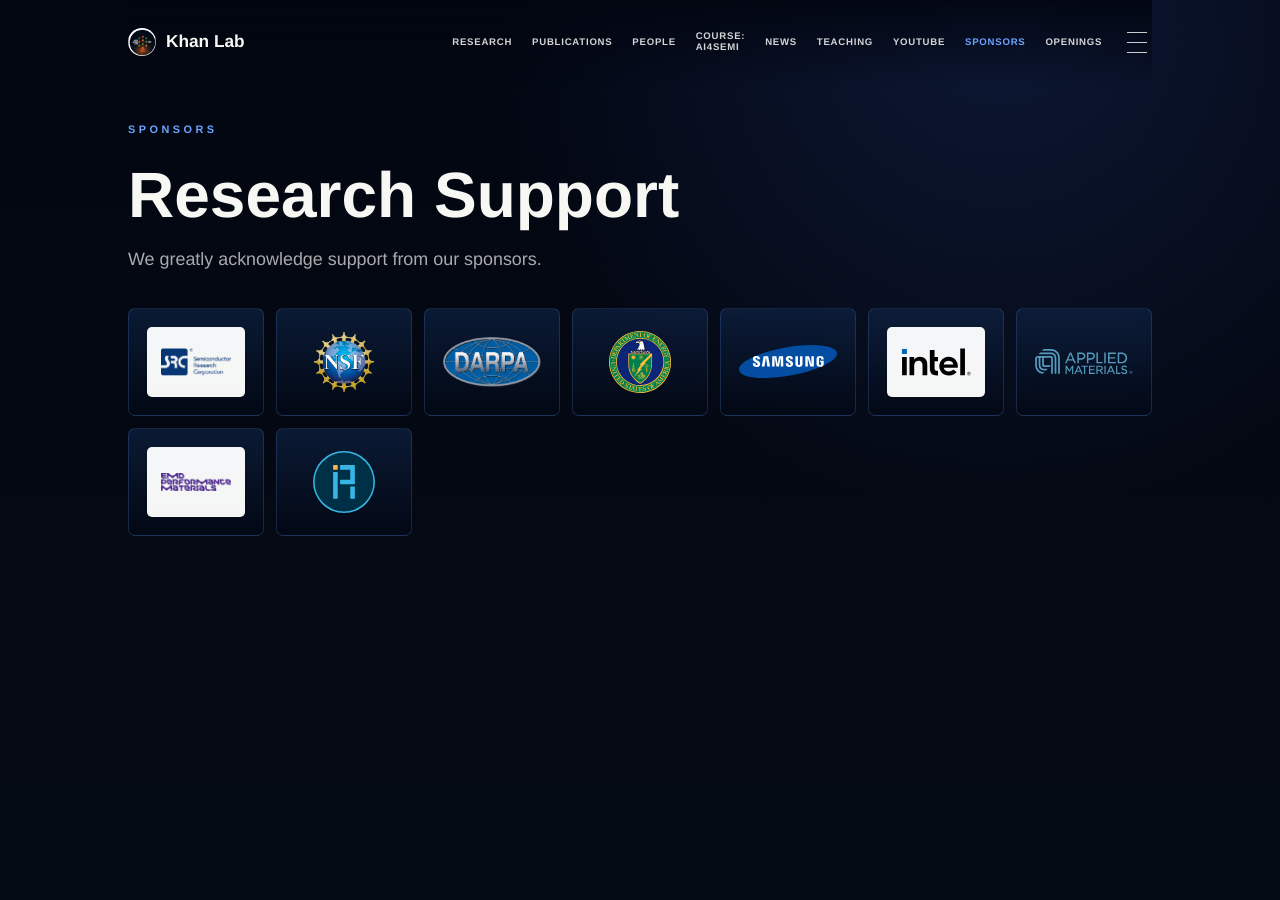
<file: sponsors.html>
<!doctype html>
<html lang="en"><head><!-- Google tag (gtag.js) -->
<script async src="https://www.googletagmanager.com/gtag/js?id=G-QF9YP7J5SN"></script>
<script>
  window.dataLayer = window.dataLayer || [];
  function gtag(){dataLayer.push(arguments);}
  gtag('js', new Date());
  gtag('config', 'G-QF9YP7J5SN');
</script><meta charset="utf-8"><meta name="viewport" content="width=device-width, initial-scale=1"><link rel="icon" href="favicon.ico" sizes="any"><link rel="icon" type="image/png" href="favicon-32.png"><link rel="apple-touch-icon" href="apple-touch-icon.png"><link rel="stylesheet" href="site.css"><title>Sponsors - Khan Lab</title></head>
<body><header class="site-header"><a class="brand" href="research.html"><img class="brand-icon" src="site-icon.png" alt=""><span>Khan Lab</span></a><nav class="nav"><a href="research.html">Research</a><a href="publications.html">Publications</a><a href="people.html">People</a><a href="ai-semiconductors-course.html">Course:<br>AI4Semi</a><a href="news.html">News</a><a href="teaching.html">Teaching</a><a href="youtube-presentations.html">YouTube</a><a class="active" href="sponsors.html">Sponsors</a><a href="join.html">Openings</a><a class="menu-button" href="index.html"><span></span></a></nav></header>
<main><h1 class="section-head">Sponsors</h1><h2 class="page-title">Research Support</h2><p class="intro">We greatly acknowledge support from our sponsors.</p>
  <section class="sponsor-wall" aria-label="Khan Lab sponsors">
    <article class="sponsor-card"><img class="logo-wide logo-on-white" src="sponsor-logos/src-logo.png" alt="Semiconductor Research Corporation logo"></article>
    <article class="sponsor-card"><img class="logo-seal" src="sponsor-logos/nsf-logo.png" alt="National Science Foundation logo"></article>
    <article class="sponsor-card"><img class="logo-wide" src="sponsor-logos/darpa-logo.png" alt="DARPA logo"></article>
    <article class="sponsor-card"><img class="logo-seal" src="sponsor-logos/doe-logo.svg" alt="U.S. Department of Energy logo"></article>
    <article class="sponsor-card"><img class="logo-wide" src="sponsor-logos/samsung-logo.svg" alt="Samsung logo"></article>
    <article class="sponsor-card"><img class="logo-wide logo-on-white" src="sponsor-logos/intel-logo.svg" alt="Intel logo"></article>
    <article class="sponsor-card"><img class="logo-wide" src="sponsor-logos/applied-materials-logo.svg" alt="Applied Materials logo"></article>
    <article class="sponsor-card"><img class="logo-wide logo-on-white" src="sponsor-logos/emd-performance-materials-logo.png" alt="EMD Performance Materials logo"></article>
    <article class="sponsor-card"><img class="logo-seal" src="sponsor-logos/iarpa-logo.svg" alt="IARPA logo"></article>
  </section>
</main></body></html>
</file>
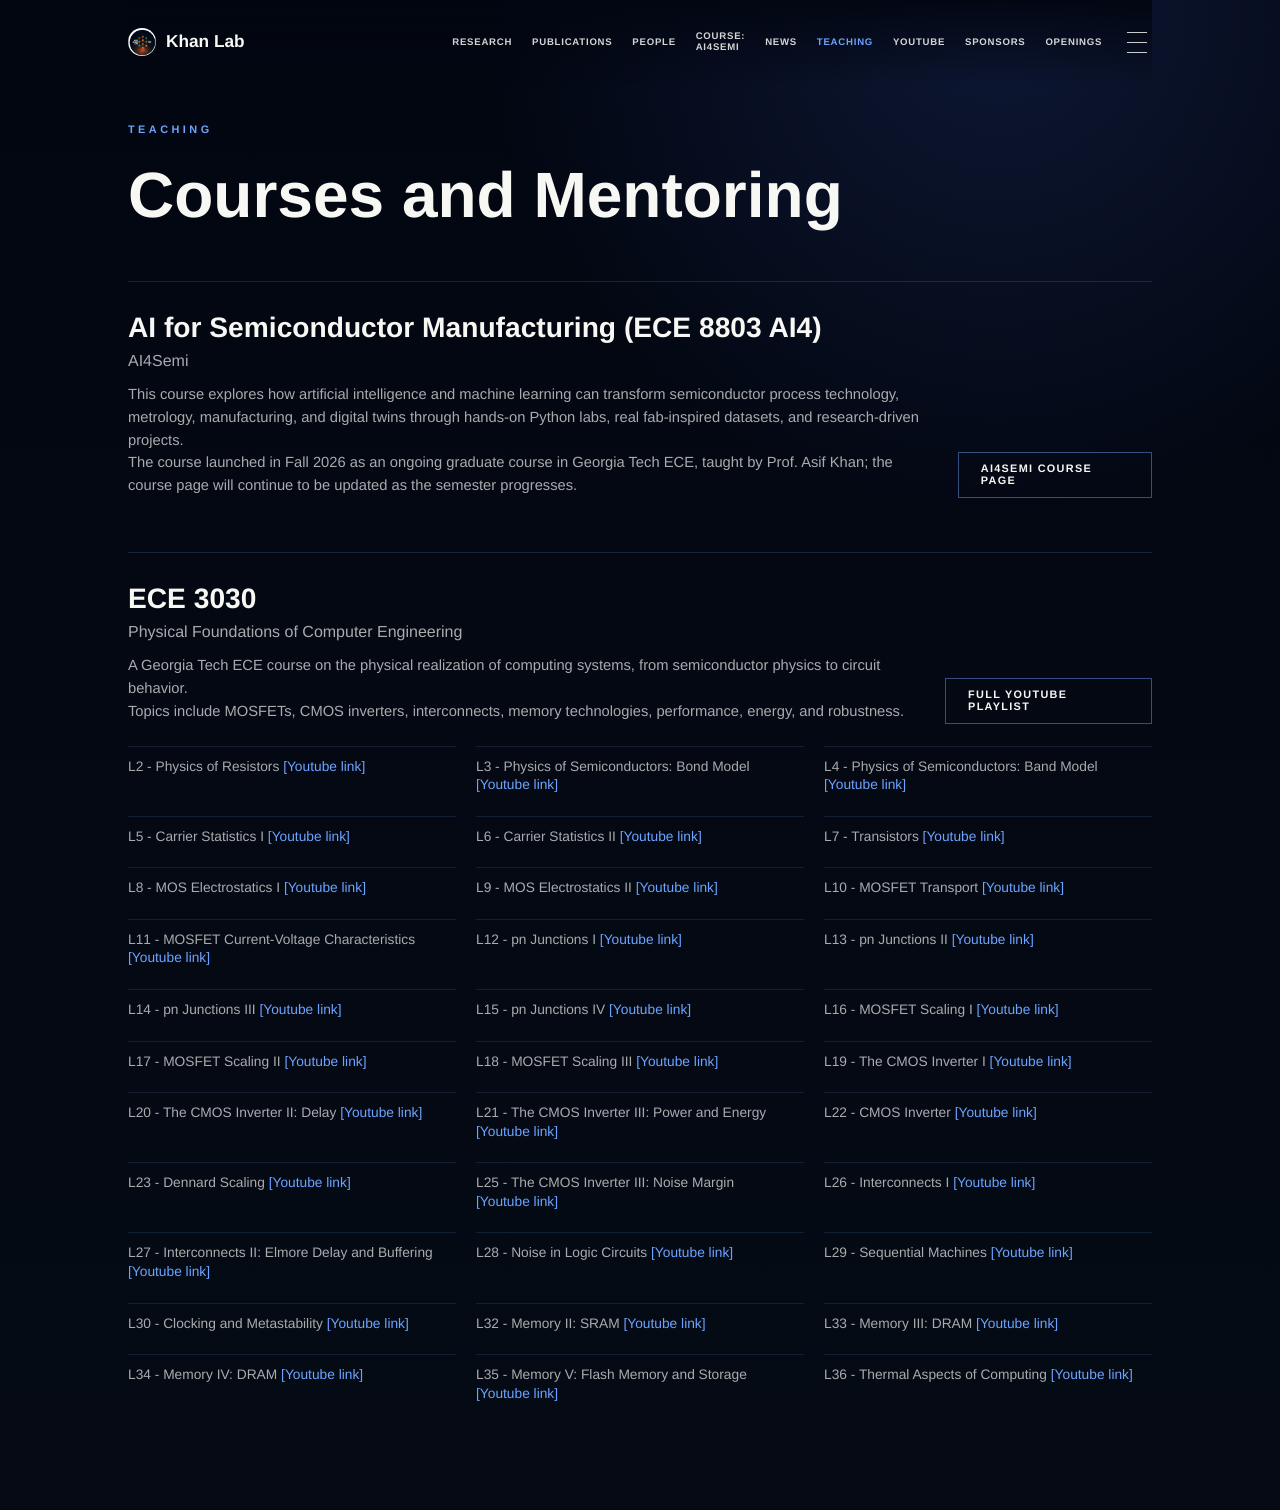
<file: teaching.html>
<!doctype html>
<html lang="en"><head><!-- Google tag (gtag.js) -->
<script async src="https://www.googletagmanager.com/gtag/js?id=G-QF9YP7J5SN"></script>
<script>
  window.dataLayer = window.dataLayer || [];
  function gtag(){dataLayer.push(arguments);}
  gtag('js', new Date());
  gtag('config', 'G-QF9YP7J5SN');
</script><meta charset="utf-8"><meta name="viewport" content="width=device-width, initial-scale=1"><link rel="icon" href="favicon.ico" sizes="any"><link rel="icon" type="image/png" href="favicon-32.png"><link rel="apple-touch-icon" href="apple-touch-icon.png"><link rel="stylesheet" href="site.css"><title>Teaching - Khan Lab</title></head>
<body><header class="site-header"><a class="brand" href="research.html"><img class="brand-icon" src="site-icon.png" alt=""><span>Khan Lab</span></a><nav class="nav"><a href="research.html">Research</a><a href="publications.html">Publications</a><a href="people.html">People</a><a href="ai-semiconductors-course.html">Course:<br>AI4Semi</a><a href="news.html">News</a><a class="active" href="teaching.html">Teaching</a><a href="youtube-presentations.html">YouTube</a><a href="sponsors.html">Sponsors</a><a href="join.html">Openings</a><a class="menu-button" href="index.html"><span></span></a></nav></header>
<main><h1 class="section-head">Teaching</h1><h2 class="page-title">Courses and Mentoring</h2>
  <section class="course-section">
    <div class="course-heading">
      <div>
        <h2>AI for Semiconductor Manufacturing (ECE 8803 AI4)</h2>
        <p>AI4Semi</p>
        <p class="course-description">This course explores how artificial intelligence and machine learning can transform semiconductor process technology, metrology, manufacturing, and digital twins through hands-on Python labs, real fab-inspired datasets, and research-driven projects.<br>The course launched in Fall 2026 as an ongoing graduate course in Georgia Tech ECE, taught by Prof. Asif Khan; the course page will continue to be updated as the semester progresses.</p>
      </div>
      <a class="button-link" href="ai-semiconductors-course.html">AI4Semi Course Page</a>
    </div>
  </section>
  <section class="course-section">
    <div class="course-heading">
      <div>
        <h2>ECE 3030</h2>
        <p>Physical Foundations of Computer Engineering</p>
        <p class="course-description">A Georgia Tech ECE course on the physical realization of computing systems, from semiconductor physics to circuit behavior.<br>Topics include MOSFETs, CMOS inverters, interconnects, memory technologies, performance, energy, and robustness.</p>
      </div>
      <a class="button-link" href="https://www.youtube.com/playlist?list=PLS2XQ_W5o5fsuJphDqVhS7tN0DyVSidxF" target="_blank" rel="noopener">Full YouTube Playlist</a>
    </div>
    <div class="course-video-list">
      <div class="course-video-item"><span>L2 - Physics of Resistors</span> <a href="https://www.youtube.com/watch?v=iNekoq3Jedc&list=PLS2XQ_W5o5fsuJphDqVhS7tN0DyVSidxF" target="_blank" rel="noopener">[Youtube link]</a></div>
      <div class="course-video-item"><span>L3 - Physics of Semiconductors: Bond Model</span> <a href="https://www.youtube.com/watch?v=NKPeZBMX6Dw&list=PLS2XQ_W5o5fsuJphDqVhS7tN0DyVSidxF" target="_blank" rel="noopener">[Youtube link]</a></div>
      <div class="course-video-item"><span>L4 - Physics of Semiconductors: Band Model</span> <a href="https://www.youtube.com/watch?v=ZYrrHVHytO4&list=PLS2XQ_W5o5fsuJphDqVhS7tN0DyVSidxF" target="_blank" rel="noopener">[Youtube link]</a></div>
      <div class="course-video-item"><span>L5 - Carrier Statistics I</span> <a href="https://www.youtube.com/watch?v=11ZFVKIrqhs&list=PLS2XQ_W5o5fsuJphDqVhS7tN0DyVSidxF" target="_blank" rel="noopener">[Youtube link]</a></div>
      <div class="course-video-item"><span>L6 - Carrier Statistics II</span> <a href="https://www.youtube.com/watch?v=BH9jlplaLAo&list=PLS2XQ_W5o5fsuJphDqVhS7tN0DyVSidxF" target="_blank" rel="noopener">[Youtube link]</a></div>
      <div class="course-video-item"><span>L7 - Transistors</span> <a href="https://www.youtube.com/watch?v=p_axpRrf7iQ&list=PLS2XQ_W5o5fsuJphDqVhS7tN0DyVSidxF" target="_blank" rel="noopener">[Youtube link]</a></div>
      <div class="course-video-item"><span>L8 - MOS Electrostatics I</span> <a href="https://www.youtube.com/watch?v=ZZuaSS0sfw8&list=PLS2XQ_W5o5fsuJphDqVhS7tN0DyVSidxF" target="_blank" rel="noopener">[Youtube link]</a></div>
      <div class="course-video-item"><span>L9 - MOS Electrostatics II</span> <a href="https://www.youtube.com/watch?v=gU85ggnOClU&list=PLS2XQ_W5o5fsuJphDqVhS7tN0DyVSidxF" target="_blank" rel="noopener">[Youtube link]</a></div>
      <div class="course-video-item"><span>L10 - MOSFET Transport</span> <a href="https://www.youtube.com/watch?v=STVPznZiBWI&list=PLS2XQ_W5o5fsuJphDqVhS7tN0DyVSidxF" target="_blank" rel="noopener">[Youtube link]</a></div>
      <div class="course-video-item"><span>L11 - MOSFET Current-Voltage Characteristics</span> <a href="https://www.youtube.com/watch?v=9yAumAlzoOs&list=PLS2XQ_W5o5fsuJphDqVhS7tN0DyVSidxF" target="_blank" rel="noopener">[Youtube link]</a></div>
      <div class="course-video-item"><span>L12 - pn Junctions I</span> <a href="https://www.youtube.com/watch?v=jB3-D0ykYE0&list=PLS2XQ_W5o5fsuJphDqVhS7tN0DyVSidxF" target="_blank" rel="noopener">[Youtube link]</a></div>
      <div class="course-video-item"><span>L13 - pn Junctions II</span> <a href="https://www.youtube.com/watch?v=PNdpYXIi3TY&list=PLS2XQ_W5o5fsuJphDqVhS7tN0DyVSidxF" target="_blank" rel="noopener">[Youtube link]</a></div>
      <div class="course-video-item"><span>L14 - pn Junctions III</span> <a href="https://www.youtube.com/watch?v=36JpTADqQYk&list=PLS2XQ_W5o5fsuJphDqVhS7tN0DyVSidxF" target="_blank" rel="noopener">[Youtube link]</a></div>
      <div class="course-video-item"><span>L15 - pn Junctions IV</span> <a href="https://www.youtube.com/watch?v=omPZC1wcRkM&list=PLS2XQ_W5o5fsuJphDqVhS7tN0DyVSidxF" target="_blank" rel="noopener">[Youtube link]</a></div>
      <div class="course-video-item"><span>L16 - MOSFET Scaling I</span> <a href="https://www.youtube.com/watch?v=YTf5Nak0F1c&list=PLS2XQ_W5o5fsuJphDqVhS7tN0DyVSidxF" target="_blank" rel="noopener">[Youtube link]</a></div>
      <div class="course-video-item"><span>L17 - MOSFET Scaling II</span> <a href="https://www.youtube.com/watch?v=UMJUpgX0KBY&list=PLS2XQ_W5o5fsuJphDqVhS7tN0DyVSidxF" target="_blank" rel="noopener">[Youtube link]</a></div>
      <div class="course-video-item"><span>L18 - MOSFET Scaling III</span> <a href="https://www.youtube.com/watch?v=tQw7wUGQSsQ&list=PLS2XQ_W5o5fsuJphDqVhS7tN0DyVSidxF" target="_blank" rel="noopener">[Youtube link]</a></div>
      <div class="course-video-item"><span>L19 - The CMOS Inverter I</span> <a href="https://www.youtube.com/watch?v=1z6HyEO3tJg&list=PLS2XQ_W5o5fsuJphDqVhS7tN0DyVSidxF" target="_blank" rel="noopener">[Youtube link]</a></div>
      <div class="course-video-item"><span>L20 - The CMOS Inverter II: Delay</span> <a href="https://www.youtube.com/watch?v=oB-7zeBRG_o&list=PLS2XQ_W5o5fsuJphDqVhS7tN0DyVSidxF" target="_blank" rel="noopener">[Youtube link]</a></div>
      <div class="course-video-item"><span>L21 - The CMOS Inverter III: Power and Energy</span> <a href="https://www.youtube.com/watch?v=mPLUbRsSosU&list=PLS2XQ_W5o5fsuJphDqVhS7tN0DyVSidxF" target="_blank" rel="noopener">[Youtube link]</a></div>
      <div class="course-video-item"><span>L22 - CMOS Inverter</span> <a href="https://www.youtube.com/watch?v=zgnbd0Qk3A0&list=PLS2XQ_W5o5fsuJphDqVhS7tN0DyVSidxF" target="_blank" rel="noopener">[Youtube link]</a></div>
      <div class="course-video-item"><span>L23 - Dennard Scaling</span> <a href="https://www.youtube.com/watch?v=xlD9rF0N10I&list=PLS2XQ_W5o5fsuJphDqVhS7tN0DyVSidxF" target="_blank" rel="noopener">[Youtube link]</a></div>
      <div class="course-video-item"><span>L25 - The CMOS Inverter III: Noise Margin</span> <a href="https://www.youtube.com/watch?v=h6Zk3N24g5g&list=PLS2XQ_W5o5fsuJphDqVhS7tN0DyVSidxF" target="_blank" rel="noopener">[Youtube link]</a></div>
      <div class="course-video-item"><span>L26 - Interconnects I</span> <a href="https://www.youtube.com/watch?v=lOds6CoPZQk&list=PLS2XQ_W5o5fsuJphDqVhS7tN0DyVSidxF" target="_blank" rel="noopener">[Youtube link]</a></div>
      <div class="course-video-item"><span>L27 - Interconnects II: Elmore Delay and Buffering</span> <a href="https://www.youtube.com/watch?v=tykvqZjDGjo&list=PLS2XQ_W5o5fsuJphDqVhS7tN0DyVSidxF" target="_blank" rel="noopener">[Youtube link]</a></div>
      <div class="course-video-item"><span>L28 - Noise in Logic Circuits</span> <a href="https://www.youtube.com/watch?v=NmImfKB5juI&list=PLS2XQ_W5o5fsuJphDqVhS7tN0DyVSidxF" target="_blank" rel="noopener">[Youtube link]</a></div>
      <div class="course-video-item"><span>L29 - Sequential Machines</span> <a href="https://www.youtube.com/watch?v=OkBYfbQt9ds&list=PLS2XQ_W5o5fsuJphDqVhS7tN0DyVSidxF" target="_blank" rel="noopener">[Youtube link]</a></div>
      <div class="course-video-item"><span>L30 - Clocking and Metastability</span> <a href="https://www.youtube.com/watch?v=DypTjatS8Ns&list=PLS2XQ_W5o5fsuJphDqVhS7tN0DyVSidxF" target="_blank" rel="noopener">[Youtube link]</a></div>
      <div class="course-video-item"><span>L32 - Memory II: SRAM</span> <a href="https://www.youtube.com/watch?v=yHkwPVMXDeQ&list=PLS2XQ_W5o5fsuJphDqVhS7tN0DyVSidxF" target="_blank" rel="noopener">[Youtube link]</a></div>
      <div class="course-video-item"><span>L33 - Memory III: DRAM</span> <a href="https://www.youtube.com/watch?v=aUEaLU8kGDo&list=PLS2XQ_W5o5fsuJphDqVhS7tN0DyVSidxF" target="_blank" rel="noopener">[Youtube link]</a></div>
      <div class="course-video-item"><span>L34 - Memory IV: DRAM</span> <a href="https://www.youtube.com/watch?v=PYgROhzMIgI&list=PLS2XQ_W5o5fsuJphDqVhS7tN0DyVSidxF" target="_blank" rel="noopener">[Youtube link]</a></div>
      <div class="course-video-item"><span>L35 - Memory V: Flash Memory and Storage</span> <a href="https://www.youtube.com/watch?v=f-OzsNVfBeM&list=PLS2XQ_W5o5fsuJphDqVhS7tN0DyVSidxF" target="_blank" rel="noopener">[Youtube link]</a></div>
      <div class="course-video-item"><span>L36 - Thermal Aspects of Computing</span> <a href="https://www.youtube.com/watch?v=hVG3OdCTeYc&list=PLS2XQ_W5o5fsuJphDqVhS7tN0DyVSidxF" target="_blank" rel="noopener">[Youtube link]</a></div>
    </div>
  </section>
</main></body></html>
</file>
<file: site.css>
* { box-sizing: border-box; }
:root {
  color-scheme: dark;
  --bg: #020611;
  --panel: rgba(5, 13, 30, 0.72);
  --panel-2: rgba(10, 24, 52, 0.72);
  --ink: #f7f7f4;
  --muted: rgba(247, 247, 244, 0.68);
  --soft: rgba(247, 247, 244, 0.48);
  --blue: #6ca4ff;
  --line: rgba(108, 164, 255, 0.24);
}
html { scroll-behavior: smooth; }
body {
  margin: 0;
  min-height: 100vh;
  background:
    radial-gradient(circle at 78% 0%, rgba(67, 105, 214, 0.18), transparent 32rem),
    linear-gradient(180deg, #020611 0%, #050b15 100%);
  color: var(--ink);
  font-family: -apple-system, BlinkMacSystemFont, "SF Pro Display", "SF Pro Text", Inter, "Segoe UI", sans-serif;
  -webkit-font-smoothing: antialiased;
  text-rendering: geometricPrecision;
}
a { color: inherit; text-decoration: none; }
a:focus-visible, button:focus-visible {
  outline: 2px solid var(--blue);
  outline-offset: 6px;
  border-radius: 2px;
}
.site-header {
  position: fixed;
  top: 0;
  left: 50%;
  z-index: 20;
  width: 80vw;
  margin: 0 auto;
  padding: 28px 0;
  transform: translateX(-50%);
  display: flex;
  align-items: center;
  justify-content: space-between;
  gap: 24px;
  background: linear-gradient(180deg, rgba(2, 6, 17, 0.94), rgba(2, 6, 17, 0));
}
.brand {
  display: inline-flex;
  align-items: center;
  gap: 10px;
  font-size: 1.08rem;
  font-weight: 560;
  line-height: 1;
  letter-spacing: 0;
  white-space: nowrap;
}
.brand-icon {
  width: 28px;
  height: 28px;
  border-radius: 50%;
  object-fit: cover;
  flex: 0 0 auto;
}
.nav {
  display: flex;
  align-items: center;
  gap: clamp(12px, 1.55vw, 22px);
}
.nav a,
.menu-button {
  color: rgba(247, 247, 244, 0.86);
  font-size: 0.6rem;
  font-weight: 650;
  letter-spacing: 0.08em;
  text-transform: uppercase;
  white-space: nowrap;
}
.nav .active,
.nav [aria-current="page"] { color: var(--blue); }
.menu-button {
  display: inline-grid;
  place-items: center;
  width: 30px;
  height: 26px;
}
.menu-button span,
.menu-button::before,
.menu-button::after {
  content: "";
  display: block;
  width: 20px;
  height: 1px;
  background: rgba(247, 247, 244, 0.82);
}
.menu-button span { margin: 4px 0; }
main {
  width: 80vw;
  margin: 0 auto;
  padding: 124px 0 96px;
}
.section-head {
  margin: 0 0 28px;
  font-size: 0.68rem;
  font-weight: 700;
  letter-spacing: 0.32em;
  text-transform: uppercase;
  color: var(--blue);
}
.page-title {
  margin: 0 0 18px;
  max-width: 980px;
  font-size: clamp(2.2rem, 5vw, 4.7rem);
  font-weight: 650;
  line-height: 0.98;
  letter-spacing: 0;
}
.intro {
  max-width: 860px;
  margin: 0 0 34px;
  color: var(--muted);
  font-size: clamp(1rem, 1.4vw, 1.35rem);
  line-height: 1.62;
}
.button-link {
  display: inline-flex;
  align-items: center;
  justify-content: center;
  min-height: 46px;
  padding: 0 22px;
  border: 1px solid rgba(108, 164, 255, 0.46);
  color: var(--ink);
  font-size: 0.68rem;
  font-weight: 720;
  letter-spacing: 0.12em;
  text-transform: uppercase;
}
.button-link:hover { border-color: var(--blue); color: var(--blue); }
.grid { display: grid; gap: 18px; }
.cards-3 { grid-template-columns: repeat(3, minmax(0, 1fr)); }
.cards-4 { grid-template-columns: repeat(4, minmax(0, 1fr)); }
.card {
  border: 1px solid rgba(108, 164, 255, 0.22);
  border-radius: 7px;
  background:
    linear-gradient(180deg, rgba(20, 45, 88, 0.74), rgba(2, 6, 17, 0.58)),
    var(--panel);
  padding: 22px;
}
.card h2, .card h3 {
  margin: 0 0 12px;
  font-size: 1.05rem;
  line-height: 1.15;
  font-weight: 680;
}
.card p, .card li {
  color: var(--muted);
  font-size: 0.86rem;
  line-height: 1.58;
}
.card ul { margin: 12px 0 0; padding-left: 18px; }
.sponsor-wall {
  display: grid;
  grid-template-columns: repeat(auto-fit, minmax(118px, 1fr));
  gap: 12px;
  align-items: stretch;
}
.sponsor-card {
  min-height: 102px;
  display: grid;
  place-items: center;
  padding: 18px;
  border: 1px solid rgba(108, 164, 255, 0.18);
  border-radius: 7px;
  background:
    linear-gradient(180deg, rgba(20, 45, 88, 0.46), rgba(2, 6, 17, 0.44)),
    rgba(5, 13, 30, 0.44);
}
.sponsor-card img {
  display: block;
  max-width: 100%;
  height: 62px;
  object-fit: contain;
  object-position: center;
}
.sponsor-card .logo-wide {
  width: min(178px, 100%);
}
.sponsor-card .logo-seal {
  width: 76px;
}
.sponsor-card .logo-light { opacity: 0.92; }
.sponsor-card .logo-on-white {
  height: 70px;
  padding: 12px 14px;
  border-radius: 5px;
  background: rgba(255, 255, 255, 0.96);
}
.rule {
  width: 34px;
  height: 1px;
  margin: 18px 0 20px;
  background: var(--blue);
}
.two-col {
  display: grid;
  grid-template-columns: 1fr 1fr;
  gap: 28px;
  align-items: start;
}
.person-grid {
  display: grid;
  grid-template-columns: repeat(auto-fit, minmax(180px, 1fr));
  gap: 20px;
}
.person {
  padding: 0;
  background: transparent;
  border: 0;
}
.person img {
  width: 118px;
  height: 118px;
  border-radius: 50%;
  object-fit: cover;
  display: block;
  margin-bottom: 14px;
  border: 1px solid rgba(108, 164, 255, 0.32);
}
.person h3 { margin: 0 0 6px; font-size: 1rem; }
.person p { margin: 0; color: var(--muted); font-size: 0.82rem; line-height: 1.5; }
.person a { color: var(--blue); }
.list-row {
  display: grid;
  grid-template-columns: 54px 1fr;
  gap: 18px;
  padding: 18px 0;
  border-top: 1px solid rgba(108, 164, 255, 0.16);
}
.list-row .num {
  color: var(--blue);
  font-size: 0.68rem;
  font-weight: 700;
  letter-spacing: 0.1em;
}
.list-row p { margin: 0; color: var(--muted); font-size: 0.86rem; line-height: 1.55; }
.list-row strong { color: var(--ink); font-weight: 700; }
.list-row a,
.paper-link {
  color: var(--blue);
  overflow-wrap: anywhere;
  word-break: break-word;
}
.list-row a:hover,
.paper-link:hover {
  color: var(--ink);
}
.prose-section {
  max-width: 880px;
  margin-top: 44px;
  padding-top: 28px;
  border-top: 1px solid rgba(108, 164, 255, 0.18);
}
.prose-section h2 {
  margin: 34px 0 12px;
  color: var(--ink);
  font-size: clamp(1.18rem, 1.7vw, 1.65rem);
  line-height: 1.12;
  font-weight: 680;
}
.prose-section h2:first-child { margin-top: 0; }
.prose-section p {
  margin: 0 0 16px;
  color: var(--muted);
  font-size: clamp(0.98rem, 1.2vw, 1.18rem);
  line-height: 1.72;
}
.course-section {
  margin-top: 54px;
  padding-top: 32px;
  border-top: 1px solid rgba(108, 164, 255, 0.18);
}
.course-heading {
  display: flex;
  align-items: end;
  justify-content: space-between;
  gap: 24px;
  margin-bottom: 22px;
}
.course-heading h2 {
  margin: 0 0 8px;
  font-size: clamp(1.5rem, 2.2vw, 2.4rem);
  line-height: 1;
}
.course-heading p {
  margin: 0;
  color: var(--muted);
  font-size: 1rem;
  line-height: 1.5;
}
.course-heading .course-description {
  margin-top: 10px;
  max-width: 820px;
  font-size: 0.92rem;
  line-height: 1.55;
}
.course-video-list {
  display: grid;
  grid-template-columns: repeat(3, minmax(0, 1fr));
  gap: 10px 20px;
}
.course-video-item {
  color: var(--muted);
  font-size: 0.86rem;
  line-height: 1.35;
  padding: 11px 0;
  border-top: 1px solid rgba(108, 164, 255, 0.14);
}
.course-video-item a {
  color: var(--blue);
  white-space: nowrap;
}
.course-video-list a:hover { color: var(--blue); }
.ai4semi-page .page-title {
  font-size: clamp(1.85rem, 3.5vw, 3.4rem);
  max-width: 1120px;
}
.course-overview {
  max-width: 980px;
  margin: 22px 0 28px;
}
.ai4semi-overview-image {
  float: right;
  width: min(42%, 430px);
  margin: 0 0 18px 32px;
  border-radius: 8px;
  border: 1px solid rgba(105, 166, 255, 0.24);
}
.course-overview p {
  margin: 0 0 12px;
  color: var(--muted);
  font-size: 0.94rem;
  line-height: 1.68;
}
.course-resource-links {
  margin-top: 18px;
}
.course-resource-links p {
  margin-bottom: 6px;
  color: rgba(247, 247, 244, 0.78);
}
.course-resource-links a {
  color: var(--blue);
  font-weight: 680;
}
.youtube-resource {
  display: inline-flex;
  align-items: center;
  gap: 7px;
}
.youtube-icon {
  position: relative;
  display: inline-block;
  width: 19px;
  height: 13px;
  border-radius: 4px;
  background: #ff0033;
  vertical-align: -1px;
}
.youtube-icon::after {
  content: "";
  position: absolute;
  left: 7px;
  top: 3px;
  border-left: 5px solid #fff;
  border-top: 3.5px solid transparent;
  border-bottom: 3.5px solid transparent;
}
.ai4semi-module {
  margin-top: 16px;
  padding-top: 12px;
}
.ai4semi-module .course-heading {
  margin-bottom: 8px;
}
.ai4semi-module .course-heading h2 {
  margin-bottom: 0;
  font-size: 1.08rem;
  line-height: 1.2;
}
.ai4semi-module .course-video-list {
  gap: 2px 20px;
}
.ai4semi-module .course-video-item {
  padding: 7px 0;
  border-top: 0;
}
.course-more-note {
  margin: 26px 0 0;
  color: var(--muted);
  font-size: 0.94rem;
  line-height: 1.6;
}
@media (max-width: 980px) {
  .site-header {
    position: static;
    width: 80vw;
    transform: none;
    flex-direction: column;
    align-items: flex-start;
  }
  .nav { flex-wrap: wrap; gap: 16px 22px; }
  main { padding-top: 46px; }
  .cards-3, .cards-4, .two-col { grid-template-columns: 1fr; }
  .course-heading {
    align-items: flex-start;
    flex-direction: column;
  }
  .course-video-list { grid-template-columns: 1fr; }
  .ai4semi-overview-image {
    float: none;
    display: block;
    width: 100%;
    max-width: 560px;
    margin: 0 0 18px;
  }
}
</file>
